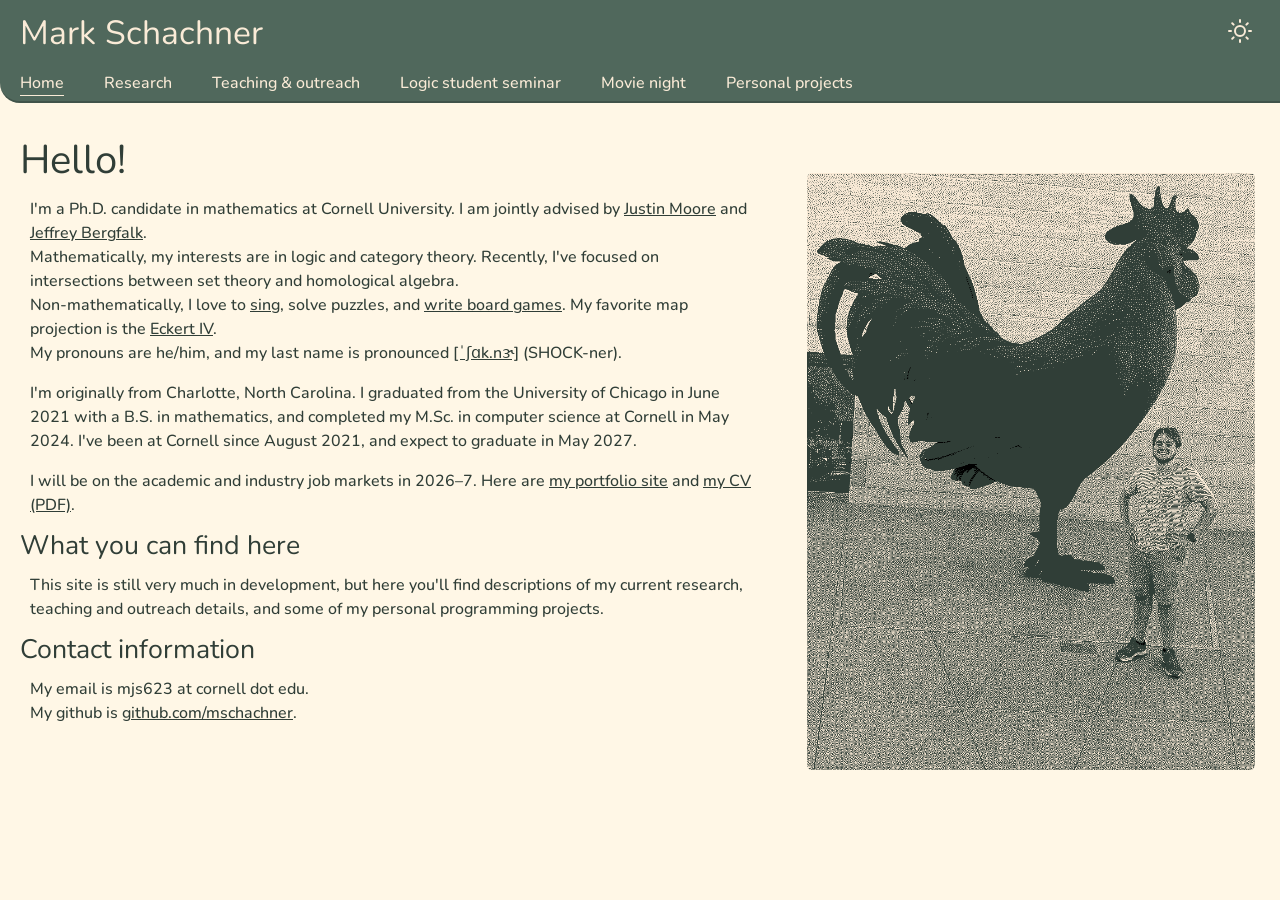
<file: index.html>
<!doctype html>
<html lang="en">
  <head>
    <!-- Required meta tags -->
    <meta charset="utf-8">
    <meta name="viewport" content="width=device-width, initial-scale=1, shrink-to-fit=no">
	  <title>Mark Schachner</title>
    <link rel="canonical" href="https://mark-schachner.com/" />
    <link rel="stylesheet" href="/assets/css/styles.css">
    <!-- fonts -->
    <link rel="preconnect" href="https://fonts.googleapis.com">
    <link rel="preconnect" href="https://fonts.gstatic.com" crossorigin>
    <link href="https://fonts.googleapis.com/css2?family=Nunito:ital,wght@0,200..1000;1,200..1000&display=swap" rel="stylesheet">
    <!-- favicon -->
    <link rel="apple-touch-icon" sizes="180x180" href="/apple-touch-icon.png">
    <link rel="icon" type="image/png" sizes="32x32" href="/favicon-32x32.png">
    <link rel="icon" type="image/png" sizes="16x16" href="/favicon-16x16.png">
    <link rel="manifest" href="/site.webmanifest">
    <link rel="shortcut icon" href="/favicon.ico">
  </head>
  <body>
    <header id="app-header"></header> <!-- header stored in header.js-->
    <script src="/assets/js/header.js"></script>
    <main id="main-container">
      <div id="home">
      <img class="img-home" 
           src="/assets/images/home/rooster-dithered.png" 
           alt="Me (right) with a large rooster">
      <div id="home-body">
      <h1>Hello!</h1>
        <p class="p-home">
          I'm a Ph.D. candidate in mathematics at Cornell University. I am jointly advised by <a href="https://justintatchmoore.github.io/homepage/">Justin Moore</a> and <a href="https://www.jeffreybergfalk.com/home">Jeffrey Bergfalk</a>.<br>
          Mathematically, my interests are in logic and category theory. Recently, I've focused on intersections between set theory and homological algebra.
          <br>
          Non-mathematically, I love to <a href="https://drive.google.com/file/d/14PqG7uPe-0pvTV7J9Ccy-vZYgGnFpvsb/view?usp=sharing">sing</a>, 
          solve puzzles, and <a href="milestone.html">write board games</a>. My favorite map projection is the <a href="https://en.wikipedia.org/wiki/Eckert_IV_projection">Eckert IV</a>. <br>
          My pronouns are he/him, and my last name is pronounced <a href="https://ipa-reader.com/?text=%5B%CB%88%CA%83%C9%91k.n%C9%9C%CB%90r%5D&voice=Kendra" aria-label="Hear the pronunciation of Schachner">[&#712;&#643;&#593;&#107;.&#110;&#605;]</a> (SHOCK-ner).
        </p>
        <p class="p-home">
          I'm originally from Charlotte, North Carolina. I graduated from the University of Chicago in June 2021 with a B.S. in mathematics,
          and completed my M.Sc. in computer science at Cornell in May 2024. I've been at Cornell since August 2021, and expect to graduate in May 2027.
        </p>
        <p class="p-home">
          I will be on the academic and industry job markets in 2026–7. Here are <a href="https://mark-schachner.com/portfolio">my portfolio site</a> and <a href="assets/documents/schachner-cv.pdf">my CV (PDF)</a>.
        </p>
      <h2>What you can find here</h2>
      <p class="p-home">
          This site is still very much in development, but here you'll find descriptions of my current research, teaching and outreach details, and some of my personal programming projects.
      </p>
      <h2>Contact information</h2>
      <p>
        My email is mjs623 at cornell dot edu.
        <br>
        My github is <a href="https://github.com/mschachner">github.com/mschachner</a>.
      </p>
      </div>
      </div>   
    </main>
  </body>
</html>
</file>
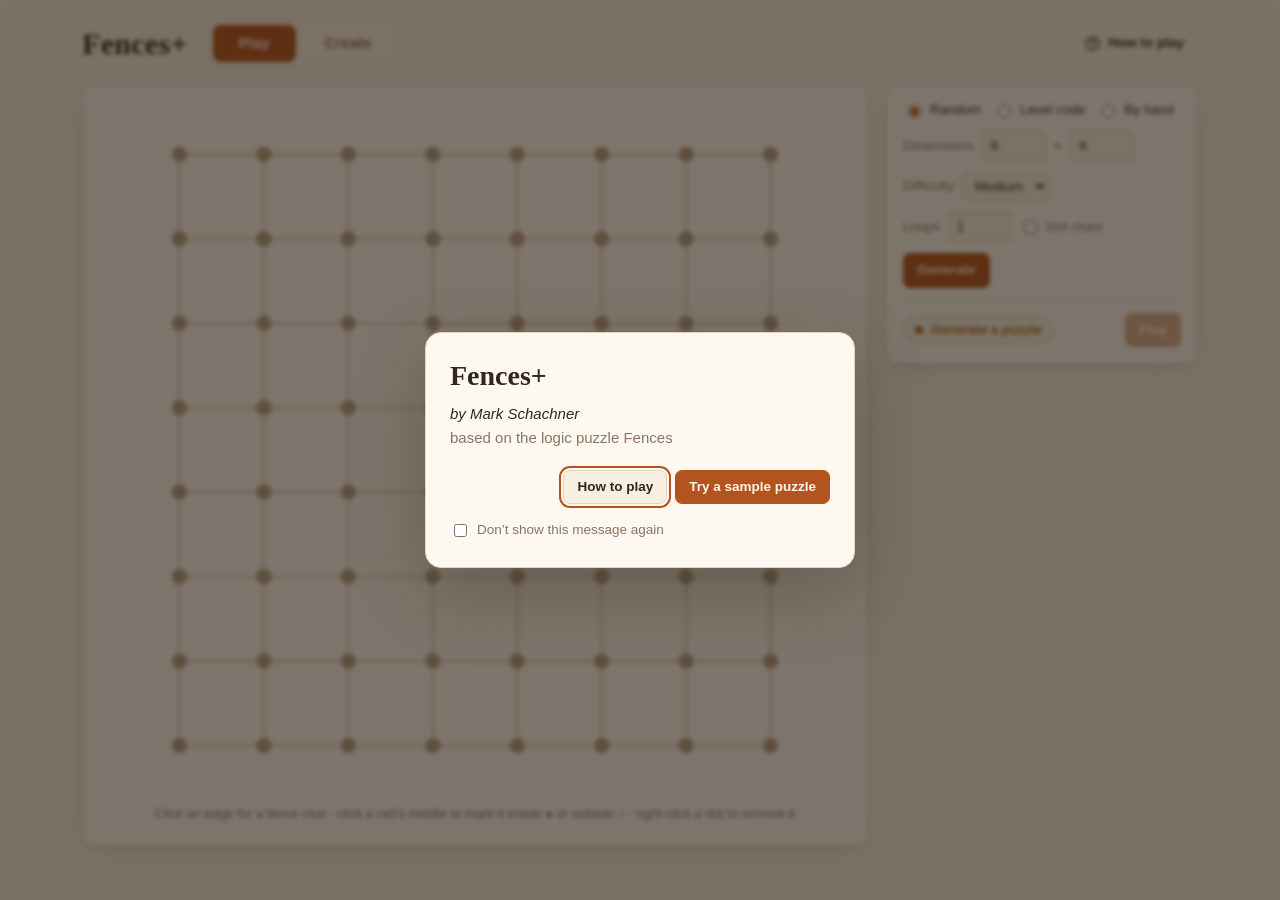
<file: fences/index.html>
<!doctype html>
<html lang="en">
<head>
  <meta charset="utf-8">
  <meta name="viewport" content="width=device-width, initial-scale=1">
  <title>Fences+</title>
  <link rel="icon" href="favicon.ico" sizes="16x16 32x32 48x48">
  <link rel="icon" href="favicon.svg" type="image/svg+xml">
  <link rel="apple-touch-icon" href="apple-touch-icon.png">
  <link rel="stylesheet" href="styles.css">
</head>
<body>

<div class="app">
  <header>
    <h1>Fences+</h1>
    <nav class="modes" role="tablist" aria-label="Mode">
      <button id="tabPlay" role="tab" aria-selected="true">Play</button>
      <button id="tabCreate" role="tab" aria-selected="false">Create</button>
    </nav>
    <button class="rules-open" id="rulesOpen" aria-haspopup="dialog">
      <svg viewBox="0 0 24 24" aria-hidden="true"><circle cx="12" cy="12" r="9" fill="none" stroke="currentColor" stroke-width="2"/><path d="M9.7 9a2.4 2.4 0 0 1 4.7.7c0 1.8-2.4 2-2.4 3.7" fill="none" stroke="currentColor" stroke-width="2" stroke-linecap="round"/><circle cx="12" cy="17.2" r="1" fill="currentColor"/></svg>
      How to play
    </button>
  </header>

  <main>
    <section class="card board-card">
      <div class="board" id="board"></div>
      <p class="hint" id="hint">Click an edge for a fence clue · click a cell&rsquo;s middle to mark it inside&nbsp;● or outside&nbsp;○ · right-click a dot to remove it</p>
    </section>

    <aside class="panel">
      <section class="card" id="playSetupCard">
        <div class="radio-row">
          <label><input type="radio" name="entry" value="random" checked> Random</label>
          <label><input type="radio" name="entry" value="code"> Level code</label>
          <label><input type="radio" name="entry" value="manual"> By hand</label>
        </div>
        <div class="field-row" id="codeRow" hidden>
          <input id="codeIn" type="text" style="width: auto; flex: 1" placeholder="paste a level code" aria-label="Level code">
          <button id="loadBtn">Load</button>
        </div>
        <div id="randomRows">
          <div class="field-row">
            <label for="gRowsIn">Dimensions</label>
            <input id="gRowsIn" type="number" min="2" max="40" value="8" aria-label="Rows of dots">
            <span class="times">×</span>
            <input id="gColsIn" type="number" min="2" max="40" value="8" aria-label="Columns of dots">
          </div>
          <div class="field-row">
            <label for="gDiffSel">Difficulty</label>
            <select id="gDiffSel" aria-label="Difficulty">
              <option value="easy">Easy</option>
              <option value="medium" selected>Medium</option>
              <option value="hard">Hard</option>
              <option value="expert">Expert</option>
            </select>
          </div>
          <div class="field-row">
            <label for="gLoopsIn">Loops</label>
            <input id="gLoopsIn" type="number" min="1" max="400" value="1" aria-label="Number of loops in the solution">
            <label class="check-row"><input type="checkbox" id="gDotsChk"> Dot clues</label>
          </div>
          <div class="btn-row">
            <button id="genBtn" class="primary">Generate</button>
          </div>
        </div>
        <p class="note" id="codeErr" style="color: var(--bad); margin: 0" hidden>That code didn&rsquo;t parse — check it was copied whole.</p>
        <div id="manualRows" hidden>
          <div class="field-row">
            <label for="pRowsIn">Dimensions</label>
            <input id="pRowsIn" type="number" min="2" max="40" value="8" aria-label="Rows of dots">
            <span class="times">×</span>
            <input id="pColsIn" type="number" min="2" max="40" value="8" aria-label="Columns of dots">
          </div>
          <div class="field-row">
            <label for="pLoopsIn">Loops</label>
            <input id="pLoopsIn" type="number" min="1" max="400" value="1" aria-label="Number of loops in the solution">
          </div>
          <div class="btn-row">
            <button id="pClearBtn">Clear clues</button>
          </div>
        </div>
        <div class="boardctl chip-row">
          <div class="chip" id="pChip" data-kind="warn"><span class="pip"></span><span id="pChipText">Enter a puzzle</span></div>
          <button id="startBtn" class="primary" disabled>Play</button>
        </div>
      </section>

      <section class="card" id="playRunCard" hidden>
        <div class="chip-row">
          <div class="chip" id="runByline">Puzzle by Anonymous</div>
          <span class="timer" id="timer">0.0 s</span>
        </div>
        <p class="note" id="runInfo" style="margin: 10px 0 0"></p>
        <div class="boardctl">
          <div class="check-options">
            <label class="check-row"><input type="checkbox" id="timerChk" checked> Timer</label>
          </div>
          <div class="helpers" role="group" aria-labelledby="helpersTitle">
            <span class="helpers-title" id="helpersTitle">Helpers</span>
            <label class="helper-row"><input type="checkbox" id="degree2Chk"><span class="helper-name">Degree-2</span><span class="helper-desc">exactly two edges per dot</span></label>
            <label class="helper-row" id="dotHelperRow" hidden><input type="checkbox" id="dotHelperChk"><span class="helper-name">Dots</span><span class="helper-desc">inside and outside logic</span></label>
            <label class="helper-row"><input type="checkbox" id="loopHelperChk"><span class="helper-name">Loops</span><span class="helper-desc">blocks closing loops too soon</span></label>
          </div>
          <div class="btn-row" style="margin-top: 10px">
            <button id="undoBtn" class="history-btn" aria-label="Undo" title="Undo (⌘Z)" disabled>
              <svg viewBox="0 0 24 24" aria-hidden="true"><path d="M9 7 5 11l4 4"/><path d="M5 11h8a5 5 0 0 1 5 5v1"/></svg>
            </button>
            <button id="redoBtn" class="history-btn" aria-label="Redo" title="Redo (⇧⌘Z)" disabled>
              <svg viewBox="0 0 24 24" aria-hidden="true"><path d="m15 7 4 4-4 4"/><path d="M19 11h-8a5 5 0 0 0-5 5v1"/></svg>
            </button>
            <button id="hintBtn" title="Fill in one edge of the solution" disabled>Hint</button>
            <button id="pResetBtn">Clear entries</button>
            <button id="giveUpBtn" class="danger" title="Reveal the full solution" disabled>Give up</button>
            <button id="quitBtn" class="danger">Exit puzzle</button>
            <button id="pShareBtn" class="primary">Share</button>
          </div>
        </div>
      </section>

      <section class="card" id="createCard" hidden>
        <div class="chip-row">
          <div class="chip" id="chip" data-kind="search"><span class="pip"></span><span id="chipText">Searching…</span></div>
          <div class="btn-row">
            <button id="playBtn" class="icon primary" aria-label="Pause">⏸</button>
            <button id="stopBtn" class="icon" aria-label="Stop">⏹</button>
          </div>
        </div>
        <dl class="stats">
          <dt>Clues</dt><dd id="stClues">0</dd>
          <dt>Solutions found</dt><dd id="stSolutions">0</dd>
          <dt>States explored</dt><dd id="stNodes">0</dd>
          <dt>Time</dt><dd id="stTime">0.0 s</dd>
        </dl>
        <div class="boardctl">
          <div class="field-row">
            <label for="rowsIn">Dimensions</label>
            <input id="rowsIn" type="number" min="2" max="40" value="8" aria-label="Rows of dots">
            <span class="times">×</span>
            <input id="colsIn" type="number" min="2" max="40" value="8" aria-label="Columns of dots">
          </div>
          <div class="field-row">
            <label for="loopsIn">Loops</label>
            <input id="loopsIn" type="number" min="1" max="400" value="1" aria-label="Number of loops in the solution">
          </div>
          <div class="btn-row">
            <button id="clearBtn">Clear clues</button>
            <button id="testBtn">Test</button>
            <button id="shareBtn" class="primary">Share</button>
          </div>
        </div>
        <div class="boardctl">
          <div class="chk-grid" role="group" aria-label="Board overlays">
            <span></span>
            <span class="col-h">Edges</span>
            <span class="col-h">Dots</span>
            <span class="row-h">Forced</span>
            <input type="checkbox" id="forcedChk" checked aria-label="Forced edges">
            <input type="checkbox" id="forcedDotChk" checked aria-label="Forced dots">
            <span class="row-h">Heatmap</span>
            <input type="checkbox" id="heatChk" checked aria-label="Heatmap edges">
            <input type="checkbox" id="cellHeatChk" checked aria-label="Heatmap dots">
            <span class="row-h">Unlikely</span>
            <input type="checkbox" id="rareChk" aria-label="Unlikely edges">
            <input type="checkbox" id="rareDotChk" aria-label="Unlikely dots">
          </div>
          <div class="btn-row overlay-btns">
            <button id="cluesOnlyBtn" class="toggle" aria-pressed="false" title="Hide every overlay above, then bring them all back">Clues only</button>
          </div>
          <div class="check-col">
            <label class="check-row"><input type="checkbox" id="pctChk"> Edge percentages</label>
            <label class="check-row"><input type="checkbox" id="wasteChk"> Highlight wasteful clues</label>
          </div>
          <div class="mini-status" id="wasteStatus" hidden></div>
        </div>
        <div class="legend">
          <div class="key">
            <div class="krow"><span class="ic"><span class="sw" style="background: var(--clue); height: 5px"></span></span><span>clue</span></div>
            <div class="krow"><span class="ic"><span class="dk in"></span></span><span>inside</span></div>
            <div class="krow"><span class="ic"><span class="dk out"></span></span><span>outside</span></div>
            <div class="krow"><span class="ic"><span class="sw" style="background: var(--ok); height: 3px"></span></span><span>in every solution</span></div>
            <div class="krow"><span class="ic"><span class="nx">×</span></span><span>in no solution</span></div>
            <div class="krow" id="keyBang" hidden><span class="ic"><span class="nx" style="color: var(--bad)">!</span></span><span>wasteful clue</span></div>
          </div>
          <div id="freqScale" class="off">
            <div class="bar"></div>
            <div class="lbl"><span>in few solutions</span><span>in most</span></div>
          </div>
        </div>
      </section>
    </aside>
  </main>
</div>
<dialog class="rules-dialog confirm-dialog" id="aboutDialog" aria-labelledby="aboutTitle" aria-describedby="aboutByline aboutCredit">
  <div class="confirm-body">
    <h2 class="win-h" id="aboutTitle">Fences+</h2>
    <p class="shared-byline" id="aboutByline">by Mark Schachner</p>
    <p class="about-credit" id="aboutCredit">based on the logic puzzle Fences</p>
    <div class="confirm-actions">
      <button id="aboutRulesBtn">How to play</button>
      <button id="samplePuzzleBtn" class="primary">Try a sample puzzle</button>
    </div>
    <label class="check-row about-optout"><input type="checkbox" id="dontShowAboutChk"> Don&rsquo;t show this message again</label>
  </div>
</dialog>
<dialog class="rules-dialog confirm-dialog" id="sharedDialog" aria-labelledby="sharedTitle" aria-describedby="sharedInfo sharedStatus">
  <div class="confirm-body">
    <h2 class="win-h" id="sharedTitle">Fences+</h2>
    <p id="sharedInfo"></p>
    <p class="shared-byline" id="sharedByline" hidden></p>
    <p class="shared-status" id="sharedStatus">Checking puzzle…</p>
    <div class="confirm-actions">
      <button id="sharedRulesBtn">How to play</button>
      <button id="sharedStartBtn" class="primary" disabled>Start puzzle</button>
    </div>
  </div>
</dialog>
<dialog class="rules-dialog" id="rulesDialog" aria-labelledby="rulesTitle">
  <div class="rules-shell">
    <header class="rules-head">
      <div>
        <h2 class="rules-title" id="rulesTitle">How to play</h2>
      </div>
      <button class="rules-close" id="rulesClose" aria-label="Close rules">&times;</button>
    </header>
    <div class="rules-body">
      <p class="rules-lede" id="rulesLede">Draw one continuous loop along the grid lines. It must pass through every dot.</p>
      <div class="rule-grid">
        <article class="rule-card">
          <svg class="rule-art" viewBox="0 0 132 96" aria-hidden="true">
            <path class="ga-grid" d="M25 20H107M25 76H107M25 20V76M66 20V76M107 20V76"/>
            <path class="ga-fence" d="M25 20H107V76H25V20"/>
            <circle class="ga-dot" cx="25" cy="20" r="4"/><circle class="ga-dot" cx="66" cy="20" r="4"/><circle class="ga-dot" cx="107" cy="20" r="4"/>
            <circle class="ga-dot" cx="25" cy="76" r="4"/><circle class="ga-dot" cx="66" cy="76" r="4"/><circle class="ga-dot" cx="107" cy="76" r="4"/>
          </svg>
          <div><p>Exactly two fence segments meet at every dot, so there are no loose ends or branches.</p></div>
        </article>
        <article class="rule-card">
          <svg class="rule-art" viewBox="0 0 132 96" aria-hidden="true">
            <path class="ga-grid" d="M25 20H107M25 76H107M25 20V76M66 20V76M107 20V76"/>
            <path class="ga-fence" d="M25 20H107V76H25V20"/>
            <path class="ga-clue" d="M66 20H107"/>
            <circle class="ga-dot" cx="25" cy="20" r="4"/><circle class="ga-dot" cx="66" cy="20" r="4"/><circle class="ga-dot" cx="107" cy="20" r="4"/>
            <circle class="ga-dot" cx="25" cy="76" r="4"/><circle class="ga-dot" cx="66" cy="76" r="4"/><circle class="ga-dot" cx="107" cy="76" r="4"/>
          </svg>
          <div><p>Every teal edge is a given clue and must be included in the finished fence.</p></div>
        </article>
        <article class="rule-card">
          <svg class="rule-art" viewBox="0 0 132 96" aria-hidden="true">
            <path class="ga-grid" d="M25 20H107M25 76H107M25 20V76M66 20V76M107 20V76"/>
            <path class="ga-fence" d="M25 20H66V76H25V20"/>
            <circle class="ga-in" cx="45.5" cy="48" r="8"/>
            <circle class="ga-out" cx="86.5" cy="48" r="8"/>
            <circle class="ga-dot" cx="25" cy="20" r="4"/><circle class="ga-dot" cx="66" cy="20" r="4"/><circle class="ga-dot" cx="107" cy="20" r="4"/>
            <circle class="ga-dot" cx="25" cy="76" r="4"/><circle class="ga-dot" cx="66" cy="76" r="4"/><circle class="ga-dot" cx="107" cy="76" r="4"/>
          </svg>
          <div><p>A filled circle belongs inside a loop. A hollow circle must remain outside every loop.</p></div>
        </article>
        <article class="rule-card" id="multiLoopRule">
          <svg class="rule-art" viewBox="0 0 132 96" aria-hidden="true">
            <path class="ga-grid" d="M15 22H117M15 74H117M15 22V74M47 22V74M85 22V74M117 22V74"/>
            <path class="ga-fence" d="M15 22H47V74H15V22M85 22H117V74H85V22"/>
            <circle class="ga-dot" cx="15" cy="22" r="4"/><circle class="ga-dot" cx="47" cy="22" r="4"/><circle class="ga-dot" cx="85" cy="22" r="4"/><circle class="ga-dot" cx="117" cy="22" r="4"/>
            <circle class="ga-dot" cx="15" cy="74" r="4"/><circle class="ga-dot" cx="47" cy="74" r="4"/><circle class="ga-dot" cx="85" cy="74" r="4"/><circle class="ga-dot" cx="117" cy="74" r="4"/>
          </svg>
          <div><p>When a puzzle asks for more than one loop, they enclose the same number of cells and never sit inside one another.</p></div>
        </article>
      </div>
      <div class="rules-controls"><span class="rules-cycle">blank &rarr; fence &rarr; &times;</span><span>While playing, click an edge to cycle through your marks. The &times; is a handy note that an edge is not used.</span></div>
      <div class="rules-foot"><button class="primary" id="rulesGotIt">Got it</button></div>
    </div>
  </div>
</dialog>
<dialog class="rules-dialog confirm-dialog" id="giveUpDialog" aria-labelledby="giveUpTitle" aria-describedby="giveUpText">
  <div class="confirm-body">
    <h2 class="win-h" id="giveUpTitle">Reveal the solution?</h2>
    <p id="giveUpText">The finished fence will be drawn, and this attempt ends.</p>
    <div class="confirm-actions">
      <button id="giveUpCancelBtn">Keep trying</button>
      <button id="giveUpConfirmBtn" class="primary">Reveal it</button>
    </div>
  </div>
</dialog>
<dialog class="rules-dialog confirm-dialog" id="quitDialog" aria-labelledby="quitTitle" aria-describedby="quitText">
  <div class="confirm-body">
    <h2 class="win-h" id="quitTitle">Exit this puzzle?</h2>
    <p id="quitText">Your entries and elapsed time will be lost.</p>
    <div class="confirm-actions">
      <button id="quitCancelBtn">Keep playing</button>
      <button id="quitConfirmBtn" class="primary">Exit puzzle</button>
    </div>
  </div>
</dialog>
<div class="export-overlay" id="winOverlay" hidden>
  <div class="export-box" style="align-items: center; text-align: center">
    <h2 class="win-h">Solved!</h2>
    <p class="note" id="winText" style="margin: 0"></p>
    <div class="btn-row">
      <button id="winShareBtn" class="primary">Share puzzle</button>
      <button id="winCloseBtn">Close</button>
    </div>
  </div>
</div>
<div class="tip" id="tip"></div>

<script src="fences-engine.js"></script>
<script src="fences-gen.js"></script>
<script src="precomputed.js"></script>
<script src="app.js"></script>
</body>
</html>
</file>
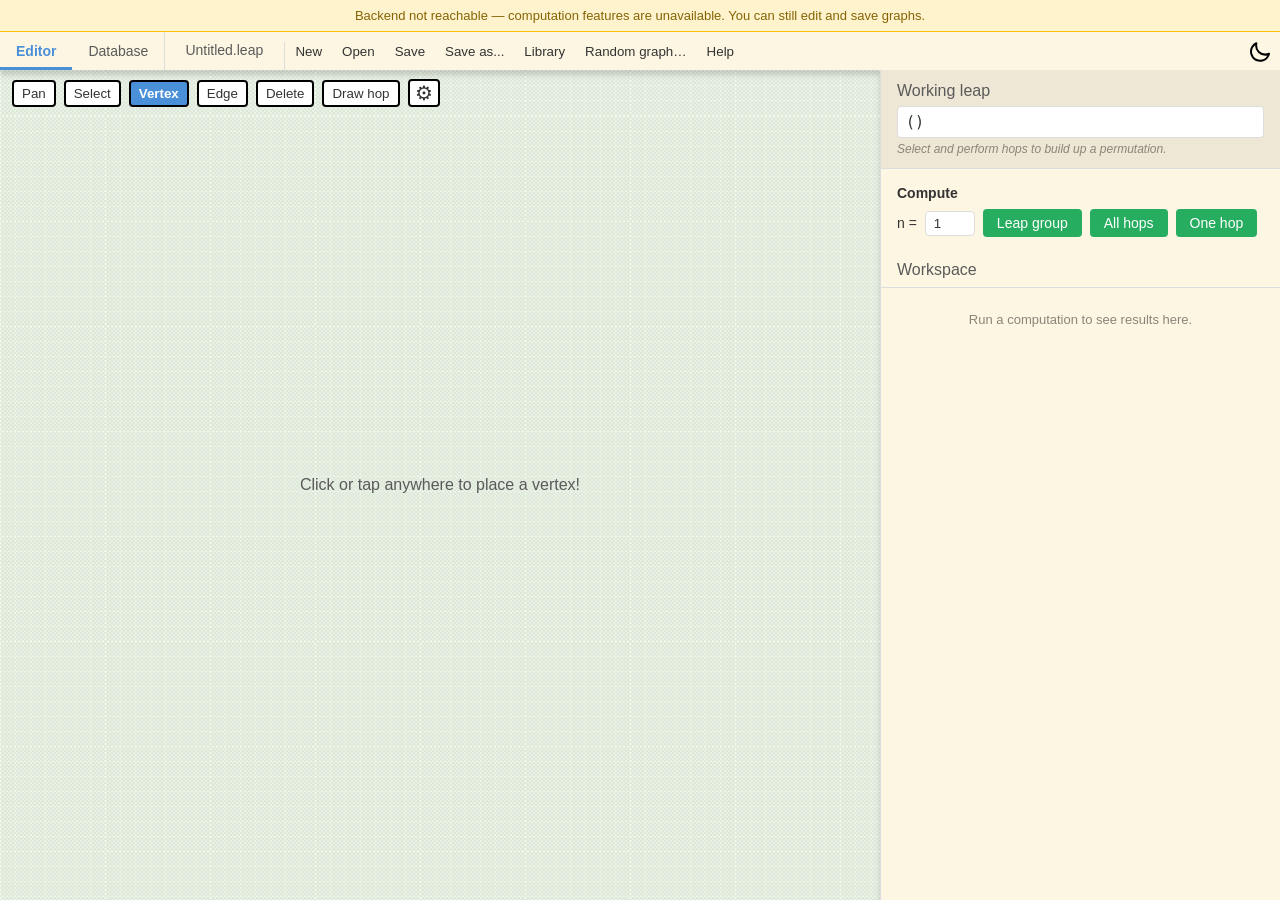
<file: leaper/index.html>
<!doctype html>
<html lang="en">
  <head>
    <meta charset="UTF-8" />
    <link rel="icon" href="data:image/svg+xml,<svg xmlns='http://www.w3.org/2000/svg' viewBox='0 0 100 100'><text y='.9em' font-size='90'>🐸</text></svg>" />
    <meta name="viewport" content="width=device-width, initial-scale=1.0" />
    <title>Leaper</title>
    <script type="module" crossorigin src="/leaper/assets/index-B7AeVtjL.js"></script>
    <link rel="stylesheet" crossorigin href="/leaper/assets/index-CGwohhjD.css">
  </head>
  <body>
    <div id="root"></div>
  </body>
</html>
</file>
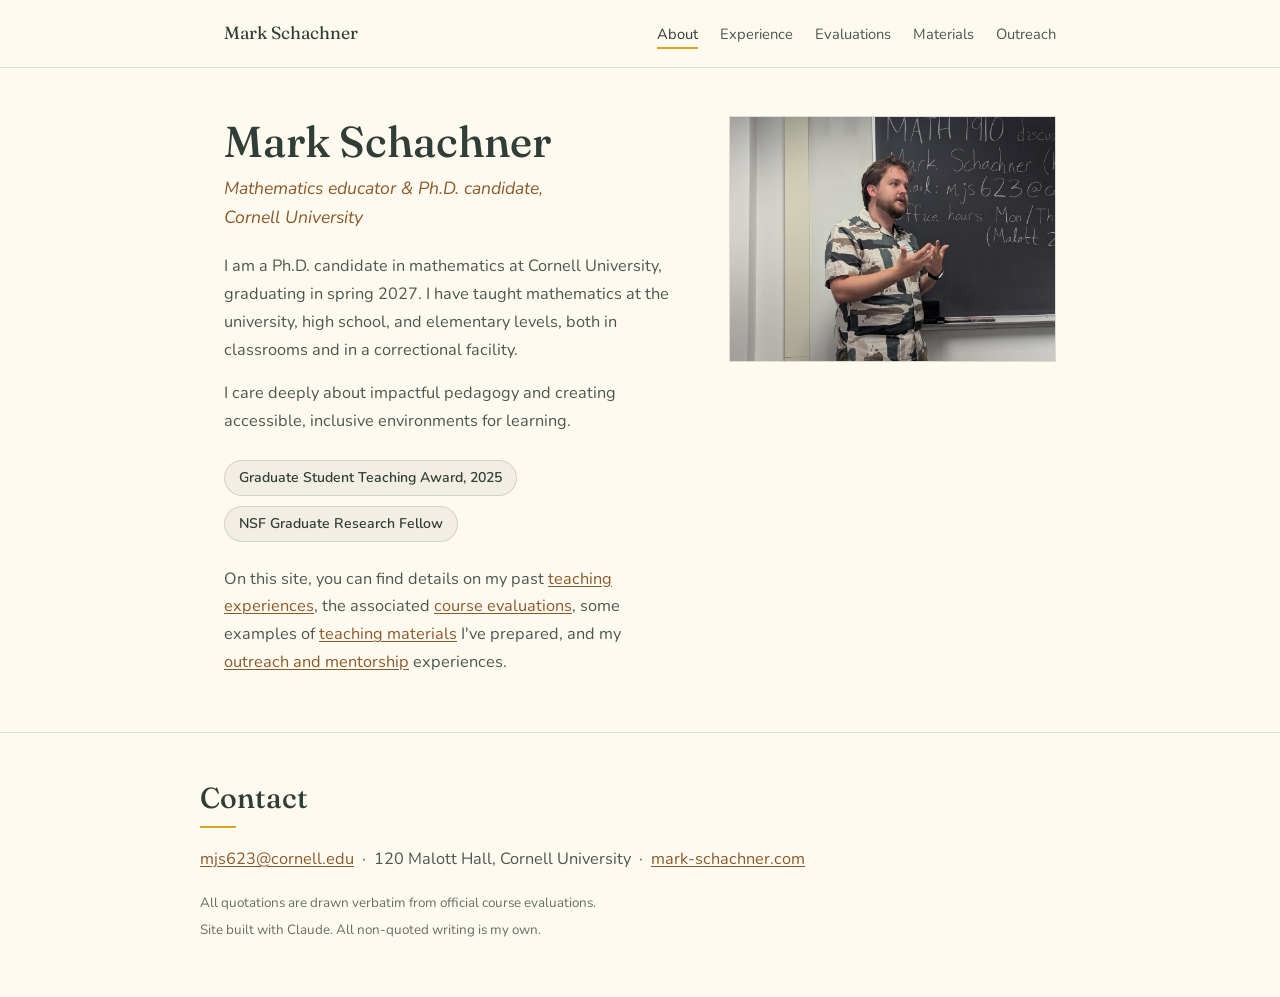
<file: portfolio/index.html>
<!doctype html>
<html lang="en">
  <head>
    <meta charset="utf-8">
    <meta name="viewport" content="width=device-width, initial-scale=1">
    <title>Teaching Portfolio | Mark Schachner</title>
    <meta name="description" content="Teaching portfolio of Mark Schachner — mathematics educator and Ph.D. candidate at Cornell University.">
    <link rel="preconnect" href="https://fonts.googleapis.com">
    <link rel="preconnect" href="https://fonts.gstatic.com" crossorigin>
    <link href="https://fonts.googleapis.com/css2?family=Fraunces:opsz,wght@9..144,400;9..144,500;9..144,600&family=Nunito:ital,wght@0,400;0,600;0,700;1,400&display=swap" rel="stylesheet">
    <link rel="stylesheet" href="assets/css/styles.css">
    <!-- Sections are only hidden/tabbed when JS is running; without it the page is one scrollable document -->
    <script>document.documentElement.classList.add('js');</script>
  </head>
  <body>

    <a class="skip-link" href="#main">Skip to content</a>

    <nav aria-label="Site sections">
      <div class="nav-inner">
        <a class="nav-name" href="#about">Mark Schachner</a>
        <ul class="nav-links">
          <li><a href="#about">About</a></li>
          <li><a href="#experience">Experience</a></li>
          <li><a href="#evaluations">Evaluations</a></li>
          <li><a href="#materials">Materials</a></li>
          <li><a href="#outreach">Outreach</a></li>
        </ul>
      </div>
    </nav>

    <main id="main" tabindex="-1">

      <!-- ============ About ============ -->
      <section id="about" class="hero" tabindex="-1" aria-labelledby="about-heading">
        <div class="hero-text">
          <h1 id="about-heading">Mark Schachner</h1>
          <p class="hero-tagline">Mathematics educator &amp; Ph.D. candidate, Cornell&nbsp;University</p>
          <p class="hero-blurb">
            I am a Ph.D. candidate in mathematics at Cornell University, graduating in spring 2027. I have taught mathematics at the university, high school, and elementary levels, both in classrooms and in a correctional facility.
          </p>
          <p class="hero-blurb">
            I care deeply about impactful pedagogy and creating accessible, inclusive environments for learning.
          </p>
          <ul class="hero-badges">
            <li class="badge">Graduate Student Teaching Award, 2025</li>
            <li class="badge">NSF Graduate Research Fellow</li>
          </ul>
          <p class="hero-guide">
            On this site, you can find details on my past <a href="#experience">teaching experiences</a>,
            the associated <a href="#evaluations">course evaluations</a>, some examples of
            <a href="#materials">teaching materials</a> I've prepared, and my
            <a href="#outreach">outreach and mentorship</a> experiences.
          </p>
        </div>
        <figure class="hero-photo">
          <img src="assets/images/p2.jpg" width="2048" height="1542" alt="Mark Schachner speaking in front of a blackboard while teaching MATH 1910">
        </figure>
      </section>

      <!-- ============ Experience ============ -->
      <section id="experience" tabindex="-1" aria-labelledby="experience-heading">
        <h2 id="experience-heading">Teaching experience on and off campus</h2>
        <p class="section-intro">
          My teaching spans four semesters as a TA and instructor of record at Cornell, college courses taught through the Cornell Prison Education Program, a high school seminar, and summer outreach with underserved students.
        </p>

        <h3>Instruction</h3>
        <ol class="entries">
          <li>
            <span class="when">Jan – May 2026</span>
            <div class="what">
              <h4>Adjunct faculty, Cornell Prison Education Program</h4>
              <p class="where">Cayuga Community College · Auburn, NY</p>
              <p>Instructor of record for MATH 112 Contemporary Mathematics. Developed and
              taught weekly lessons in mathematics to incarcerated students at Cayuga
              Correctional Facility.</p>
            </div>
          </li>
          <li>
            <span class="when">Sep 2025 – Jun 2026</span>
            <div class="what">
              <h4>Instructor, Ithaca High School Math Seminar</h4>
              <p class="where">Ithaca High School · Ithaca, NY</p>
              <p>Developed and taught a mathematics seminar curriculum for students in grades
              10–12, including proposing and supervising independent student projects.</p>
            </div>
          </li>
          <li>
            <span class="when">Jan – Feb 2025</span>
            <div class="what">
              <h4>Instructor, Cornell Prison Education Program</h4>
              <p class="where">Cornell Mathematics Department · Ithaca, NY</p>
              <p>Instructor of record for MATH 112 Contemporary Mathematics, teaching weekly
              lessons to incarcerated students.</p>
            </div>
          </li>
          <li>
            <span class="when">Spring 2024</span>
            <div class="what">
              <h4>Instructor of record, MATH 1120 Calculus II</h4>
              <p class="where">Cornell Mathematics Department · Ithaca, NY</p>
              <p>Instructor for a lecture section of Cornell's second-semester calculus
              course.</p>
            </div>
          </li>
          <li>
            <span class="when">Summers 2020 – 2021</span>
            <div class="what">
              <h4>Teaching Assistant / Counselor, BEAM</h4>
              <p class="where">Bridge to Enter Advanced Mathematics · Los Angeles, CA</p>
              <p>Summer outreach program helping underserved students enter advanced study in
              mathematics. Supervised problem sessions and worked one-on-one with students on
              critical thinking and creative problem-solving.</p>
            </div>
          </li>
        </ol>

        <h3>Teaching assistantships at Cornell</h3>
        <ol class="entries">
          <li>
            <span class="when">Fall 2023</span>
            <div class="what">
              <h4>Recitation TA, MATH 2940 Linear Algebra for Engineers</h4>
              <p>Gave weekly recitations using active learning techniques.</p>
            </div>
          </li>
          <li>
            <span class="when">Spring 2023</span>
            <div class="what">
              <h4>Recitation TA, MATH 2210 Linear Algebra</h4>
            </div>
          </li>
          <li>
            <span class="when">Fall 2022</span>
            <div class="what">
              <h4>Recitation TA, MATH 1910 Calculus for Engineers</h4>
            </div>
          </li>
        </ol>

        <h3>Education</h3>
        <ul class="plain-list">
          <li><strong>Ph.D., Mathematics</strong> — Cornell University, expected 2027</li>
          <li><strong>M.S., Computer Science</strong> — Cornell University, 2024</li>
          <li><strong>B.S. with Honors, Mathematics</strong> — The University of Chicago, 2021</li>
        </ul>

        <h3>Pedagogy &amp; professional development</h3>
        <ul class="plain-list">
          <li>Four talks in the Cornell Teaching Seminar, including the three-part series
          <em>Toward an Accessible Mathematics Classroom</em> (2023–2025)</li>
          <li>Early Graduate Teaching Cohort, Cornell Center for Teaching Innovation (2026)</li>
        </ul>
      </section>

      <!-- ============ Evaluations (incl. Prison Education) ============ -->
      <section id="evaluations" tabindex="-1" aria-labelledby="evaluations-heading">
        <h2 id="evaluations-heading">Course evaluations</h2>

        <h3 class="downloads-heading">Downloads</h3>
        <div class="accordion">
          <details>
            <summary><span>MATH 112 Contemporary Mathematics — Cornell Prison Education Program, Spring 2026</span></summary>
            <ul class="downloads">
              <li><a href="evaluations/MATH-112-CPEP-Spring-2026.pdf"><span class="visually-hidden">MATH 112, Spring 2026: </span>Student evaluations (PDF)</a></li>
            </ul>
          </details>
          <details>
            <summary><span>MATH 1120 Calculus II — Spring 2024</span></summary>
            <ul class="downloads">
              <li><a href="evaluations/MATH-1120-LEC-005-Spring-2024.pdf"><span class="visually-hidden">MATH 1120, Spring 2024: </span>LEC 005 (PDF)</a></li>
            </ul>
          </details>
          <details>
            <summary><span>MATH 2940 Linear Algebra for Engineers — Fall 2023</span></summary>
            <ul class="downloads">
              <li><a href="evaluations/MATH-2940-DIS-213-Fall-2023.pdf"><span class="visually-hidden">MATH 2940, Fall 2023: </span>DIS 213 (PDF)</a></li>
              <li><a href="evaluations/MATH-2940-DIS-215-Fall-2023.pdf"><span class="visually-hidden">MATH 2940, Fall 2023: </span>DIS 215 (PDF)</a></li>
              <li><a href="evaluations/MATH-2940-DIS-216-Fall-2023.pdf"><span class="visually-hidden">MATH 2940, Fall 2023: </span>DIS 216 (PDF)</a></li>
            </ul>
          </details>
          <details>
            <summary><span>MATH 2210 Linear Algebra — Spring 2023</span></summary>
            <ul class="downloads">
              <li><a href="evaluations/MATH-2210-DIS-201-Spring-2023.pdf"><span class="visually-hidden">MATH 2210, Spring 2023: </span>DIS 201 (PDF)</a></li>
              <li><a href="evaluations/MATH-2210-DIS-204-Spring-2023.pdf"><span class="visually-hidden">MATH 2210, Spring 2023: </span>DIS 204 (PDF)</a></li>
              <li><a href="evaluations/MATH-2210-DIS-206-Spring-2023.pdf"><span class="visually-hidden">MATH 2210, Spring 2023: </span>DIS 206 (PDF)</a></li>
            </ul>
          </details>
          <details>
            <summary><span>MATH 1910 Calculus for Engineers — Fall 2022</span></summary>
            <ul class="downloads">
              <li><a href="evaluations/MATH-1910-DIS-212-Fall-2022.pdf"><span class="visually-hidden">MATH 1910, Fall 2022: </span>DIS 212 (PDF)</a></li>
              <li><a href="evaluations/MATH-1910-DIS-214-Fall-2022.pdf"><span class="visually-hidden">MATH 1910, Fall 2022: </span>DIS 214 (PDF)</a></li>
              <li><a href="evaluations/MATH-1910-DIS-217-Fall-2022.pdf"><span class="visually-hidden">MATH 1910, Fall 2022: </span>DIS 217 (PDF)</a></li>
            </ul>
          </details>
        </div>

        <h3>Cornell Prison Education Program</h3>
        <p class="section-intro">
          In spring 2026, I was an adjunct faculty member at Cayuga Community College, teaching
          MATH 112 Contemporary Mathematics for the
          <a href="https://experience.cornell.edu/opportunities/cornell-prison-education-program">Cornell Prison Education Program</a>.
          I previously taught for the program in spring 2025.
        </p>

        <div class="quote-list">
          <blockquote>
            <p>“Best teachers I ever had”</p>
            <cite>MATH 112, Spring 2026</cite>
          </blockquote>
          <blockquote>
            <p>“These two instructors taught me a whole new language called math.”</p>
            <cite>MATH 112, Spring 2026</cite>
          </blockquote>
          <blockquote>
            <p>“I value each and every moment spent learning. Even if its a foreign language,
            it was an adventure I’ll always value.”</p>
            <cite>MATH 112, Spring 2026</cite>
          </blockquote>
          <blockquote>
            <p>“They both really enjoy math!”</p>
            <cite>MATH 112, Spring 2026</cite>
          </blockquote>
          <blockquote>
            <p>“Instructors were never disrespectful nor condescending.”</p>
            <cite>MATH 112, Spring 2026</cite>
          </blockquote>
          <blockquote>
            <p>“Enjoyed the experience &amp; learned new ways to approach logical arguments”</p>
            <cite>MATH 112, Spring 2026</cite>
          </blockquote>
        </div>

        <h3>MATH 1120 Calculus II</h3>
        <p class="section-intro">
          From official Cornell course evaluations for MATH 1120 Calculus II (Spring 2024),
          where I was instructor of record.
        </p>

        <p class="stat-line"><span class="stat-number">4.88&thinsp;/&thinsp;5</span> — Willing and available to help students overcome difficulties</p>
        <p class="stat-line"><span class="stat-number">4.75&thinsp;/&thinsp;5</span> — Organized and clear lecture presentation</p>

        <blockquote class="featured-quote">
          <p>“I have taken this class before and failed it, so I came in uneasy. Mark did a
          great job filling me up with confidence and worked with me to make sure I felt
          comfortable. His lectures are very helpful for developing a strategy for tackling
          problems. It was easy to tell he cared about the course and how we all did during
          the semester. He was great.”</p>
          <cite>— MATH 1120 student, Spring 2024</cite>
        </blockquote>

        <div class="quote-list">
          <blockquote>
            <p>“Absolutely amazing instructor, very clear with examples and engagement and
            fostered a great learning environment. … Probably my favorite professor this
            semester and it was not close.”</p>
            <cite>MATH 1120, Spring 2024</cite>
          </blockquote>
          <blockquote>
            <p>“My instructor was great and really increased my morale and overall confidence
            about calc. I have received the best grades I've ever gotten on exams since
            starting my time at Cornell, and he played a great role in that.”</p>
            <cite>MATH 1120, Spring 2024</cite>
          </blockquote>
          <blockquote>
            <p>“I've now taken this class twice and the experience feels completely different.
            Mark actually taught us the material in a clear manner, and despite the class
            being held really very early, I went every single time optimistic that I would
            learn something new.”</p>
            <cite>MATH 1120, Spring 2024</cite>
          </blockquote>
          <blockquote>
            <p>“Mark was an awesome teacher and made 8:40 am lectures engaging.”</p>
            <cite>MATH 1120, Spring 2024</cite>
          </blockquote>
          <blockquote>
            <p>“Mark did a good job of creating an atmosphere where people were not afraid to
            ask questions. He also did a good job of helping us work together.”</p>
            <cite>MATH 1120, Spring 2024</cite>
          </blockquote>
          <blockquote>
            <p>“Very great instructor! The best one in Math 1120, without a doubt! Very
            outgoing, knew the material well, and was always willing to help.”</p>
            <cite>MATH 1120, Spring 2024</cite>
          </blockquote>
        </div>

        <h3 class="subhead"><em>From earlier courses</em></h3>
        <div class="quote-list">
          <blockquote>
            <p>“Mark was very accessible and happy to explain the topic in various ways until
            it clicked for us. He was always very passionate and ensured we felt comfortable
            with material before leaving discussion.”</p>
            <cite>MATH 2940 Linear Algebra for Engineers, Fall 2023</cite>
          </blockquote>
          <blockquote>
            <p>“The TA really cared about his students, and you could tell that.”</p>
            <cite>MATH 2940 Linear Algebra for Engineers, Fall 2023</cite>
          </blockquote>
          <blockquote>
            <p>“TA Schachner was always so patient and nice. I really liked this recitation
            because I felt like I could ask any and all questions.”</p>
            <cite>MATH 2210 Linear Algebra, Spring 2023</cite>
          </blockquote>
          <blockquote>
            <p>“Always full of energy during our discussions. They also actively try to
            include everyone and even went out of their way to continuously check up on
            everyone while working.”</p>
            <cite>MATH 2210 Linear Algebra, Spring 2023</cite>
          </blockquote>
          <blockquote>
            <p>“Mark was amazing. Extremely knowledgeable, organized and willing to help.”</p>
            <cite>MATH 2210 Linear Algebra, Spring 2023</cite>
          </blockquote>
          <blockquote>
            <p>“Very helpful. Looked forward to it every week.”</p>
            <cite>MATH 2210 Linear Algebra, Spring 2023</cite>
          </blockquote>
        </div>
      </section>

      <!-- ============ Teaching materials ============ -->
      <section id="materials" tabindex="-1" aria-labelledby="materials-heading">
        <h2 id="materials-heading">Teaching materials</h2>

        <div class="accordion materials-accordion">
          <details>
            <summary><h3>Cornell Prison Education Program</h3></summary>
            <div class="accordion-body">

              <div class="material">
                <div class="material-head">
                  <h4>MATH 112 Complete Lecture Notes, Spring 2026</h4>
                  <a class="dl" href="materials/MATH112_lecture_notes.pdf">(download pdf<span class="visually-hidden">: MATH 112 Complete Lecture Notes</span>)</a>
                </div>
                <object class="pdf-embed" title="MATH 112 Complete Lecture Notes, Spring 2026 (embedded PDF)" data-src="materials/MATH112_lecture_notes.pdf" type="application/pdf">
                  <p class="pdf-fallback"><a href="materials/MATH112_lecture_notes.pdf">MATH 112 Complete Lecture Notes, Spring 2026 (PDF)</a></p>
                </object>
              </div>

            </div>
          </details>
          <details>
            <summary><h3>Ithaca High School Math Seminar</h3></summary>
            <div class="accordion-body">

              <p class="section-intro">
                In my work with the Ithaca High School
                <a href="https://math.cornell.edu/k12-enrichment">Mathematics student seminar</a>,
                I developed a unit on logic, set theory, and the foundations of mathematics.
                You can find the materials I prepared for the unit below.
              </p>

              <div class="material">
                <div class="material-head">
                  <h4>Mathematical Logic: The Rules of Mathematics and How to Break Them</h4>
                  <a class="dl" href="materials/ihs-2025.pdf">(download pdf<span class="visually-hidden">: Mathematical Logic</span>)</a>
                </div>
                <object class="pdf-embed" title="Mathematical Logic: The Rules of Mathematics and How to Break Them (embedded PDF)" data-src="materials/ihs-2025.pdf" type="application/pdf">
                  <p class="pdf-fallback"><a href="materials/ihs-2025.pdf">Mathematical Logic: The Rules of Mathematics and How to Break Them (PDF)</a></p>
                </object>
              </div>

              <div class="material">
                <div class="material-head">
                  <h4>Set Theory Cheat Sheet: Days 1–5</h4>
                  <a class="dl" href="materials/cheatsheet.pdf">(download pdf<span class="visually-hidden">: Set Theory Cheat Sheet</span>)</a>
                </div>
                <object class="pdf-embed" title="Set Theory Cheat Sheet: Days 1–5 (embedded PDF)" data-src="materials/cheatsheet.pdf" type="application/pdf">
                  <p class="pdf-fallback"><a href="materials/cheatsheet.pdf">Set Theory Cheat Sheet: Days 1–5 (PDF)</a></p>
                </object>
              </div>

              <div class="material">
                <div class="material-head">
                  <h4>Philosophy Day</h4>
                  <a class="dl" href="materials/philosophy.pdf">(download pdf<span class="visually-hidden">: Philosophy Day</span>)</a>
                </div>
                <object class="pdf-embed" title="Philosophy Day (embedded PDF)" data-src="materials/philosophy.pdf" type="application/pdf">
                  <p class="pdf-fallback"><a href="materials/philosophy.pdf">Philosophy Day (PDF)</a></p>
                </object>
              </div>

              <div class="material">
                <div class="material-head">
                  <h4>Logic project proposals</h4>
                  <a class="dl" href="materials/project-proposals.pdf">(download pdf<span class="visually-hidden">: Logic project proposals</span>)</a>
                </div>
                <object class="pdf-embed" title="Logic project proposals (embedded PDF)" data-src="materials/project-proposals.pdf" type="application/pdf">
                  <p class="pdf-fallback"><a href="materials/project-proposals.pdf">Logic project proposals (PDF)</a></p>
                </object>
              </div>

            </div>
          </details>
        </div>
      </section>

      <!-- ============ Outreach ============ -->
      <section id="outreach" tabindex="-1" aria-labelledby="outreach-heading">
        <h2 id="outreach-heading">Outreach and mentorship</h2>
        <p>
          As outreach chair of Cornell's chapter of the Association for Women in
          Mathematics (2023–2026), I planned and led the Julia Robinson Math Festival, a
          day-long math outreach workshop, and organized the Mathematical Puzzles workshop
          for Cornell's Expanding Your Horizons event.
        </p>
        <p>
          In spring 2023 I taught Little Circle, a Cornell outreach program for students
          in grades 3–5, where we explored infinity, fractals, and more. I also organized
          the mathematics department's Ph.D. mentoring program, matching incoming doctoral
          students with experienced mentors.
        </p>
        <figure class="outreach-photo">
          <img src="assets/images/fractals.jpg" width="4080" height="1251" alt="A blackboard covered with fractals invented by Little Circle students, including The Infinite Checkerboard and Infinite Pizza Party">
          <figcaption>Fractals invented (discovered?) by Little Circle students, Spring 2023.</figcaption>
        </figure>
      </section>

    </main>

    <!-- ============ Contact ============ -->
    <footer id="contact">
      <h2>Contact</h2>
      <p>
        <a href="mailto:mjs623@cornell.edu">mjs623@cornell.edu</a>
        &nbsp;·&nbsp; 120 Malott Hall, Cornell University
        &nbsp;·&nbsp; <a href="https://mark-schachner.com">mark-schachner.com</a>
      </p>
      <p class="footnote">All quotations are drawn verbatim from official course evaluations.</p>
      <p class="footnote">Site built with Claude. All non-quoted writing is my own.</p>
    </footer>

    <script>
      (function () {
        var panels = ['about', 'experience', 'evaluations', 'materials', 'outreach'];
        var links = document.querySelectorAll('.nav-links a, .nav-name');
        var baseTitle = document.title;
        var labels = {};
        document.querySelectorAll('.nav-links a').forEach(function (a) {
          labels[a.getAttribute('href').slice(1)] = a.textContent.trim();
        });
        // Load a group's PDF embeds the first time its dropdown is opened
        document.querySelectorAll('#materials details').forEach(function (d) {
          d.addEventListener('toggle', function () {
            if (!d.open) return;
            d.querySelectorAll('.pdf-embed[data-src]').forEach(function (o) {
              o.setAttribute('data', o.getAttribute('data-src'));
              o.removeAttribute('data-src');
            });
          });
        });

        function show(id, moveFocus) {
          if (panels.indexOf(id) === -1) id = 'about';
          panels.forEach(function (p) {
            document.getElementById(p).classList.toggle('active', p === id);
          });
          // Title reflects the current section so the change is announced by screen readers
          document.title = id === 'about' ? baseTitle : labels[id] + ' · ' + baseTitle;
          links.forEach(function (a) {
            var target = a.getAttribute('href').slice(1);
            if (a.classList.contains('nav-name')) {
              a.removeAttribute('aria-current');
            } else if (target === id) {
              a.setAttribute('aria-current', 'page');
            } else {
              a.removeAttribute('aria-current');
            }
          });
          window.scrollTo(0, 0);
          // Move keyboard/screen-reader focus into the newly shown section
          if (moveFocus) {
            document.getElementById(id).focus({ preventScroll: true });
          }
        }

        window.addEventListener('hashchange', function () {
          show(location.hash.slice(1), true);
        });

        // Skip link goes to the visible section rather than changing the hash (which would switch panels)
        document.querySelector('.skip-link').addEventListener('click', function (e) {
          e.preventDefault();
          var target = document.querySelector('main > section.active') || document.getElementById('main');
          target.focus();
        });

        show(location.hash.slice(1), false);
      })();
    </script>
  </body>
</html>
</file>
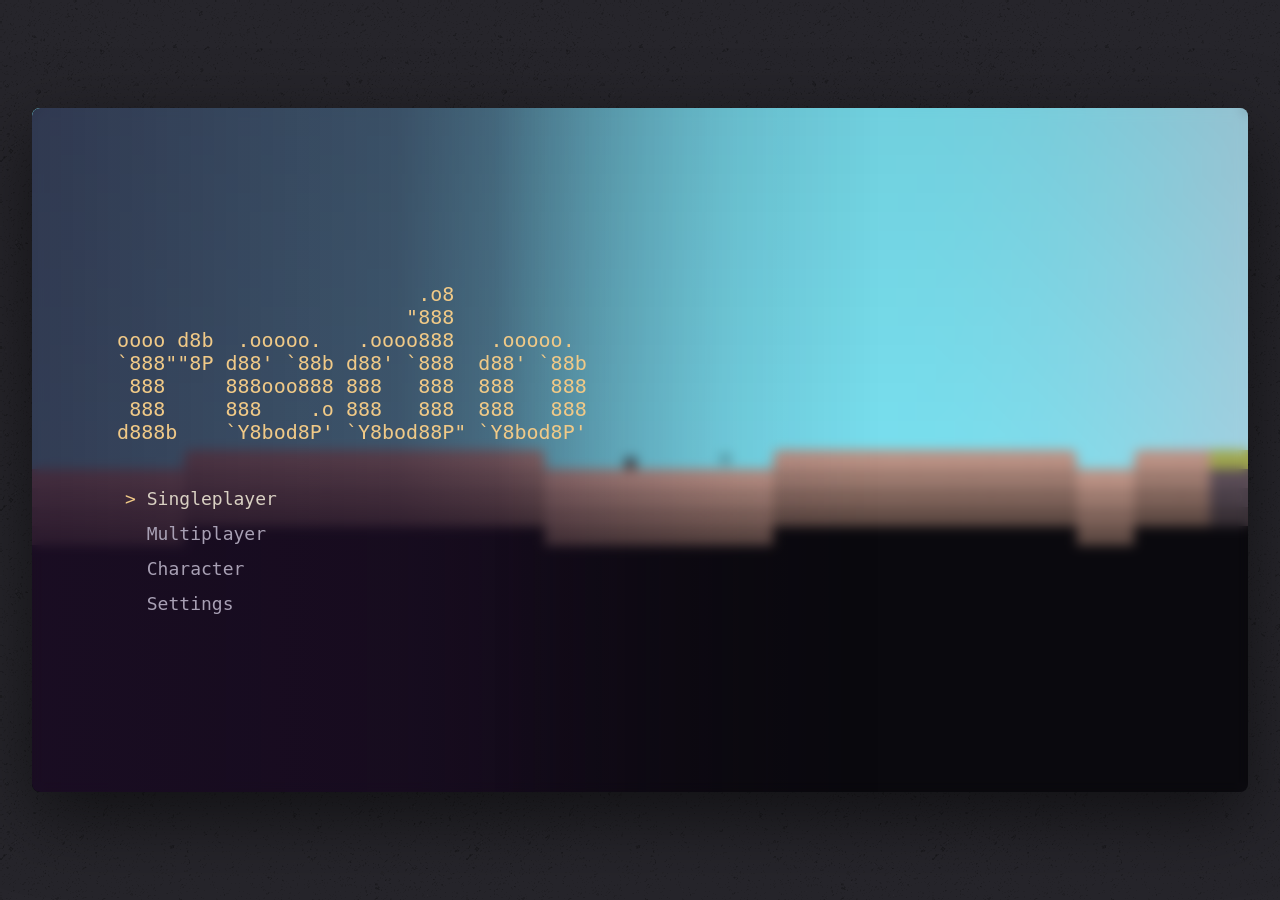
<file: redo/index.html>
<!doctype html>
<html lang="en">
  <head>
    <meta charset="UTF-8" />
    <meta name="viewport" content="width=device-width, initial-scale=1.0" />
    <title>redo</title>
    <link rel="icon" id="favicon" href="/redo/favicon.svg" type="image/svg+xml" />
    <script type="module" crossorigin src="/redo/assets/index-D4_3tpgz.js"></script>
    <link rel="stylesheet" crossorigin href="/redo/assets/index-z8QWRgdd.css">
  </head>
  <body>
    <main class="stage">
      <div class="frame">
        <canvas id="screen"></canvas>

        <form class="console hidden" id="console" autocomplete="off">
          <span class="console-label" id="console-label"></span>
          <input id="console-input" maxlength="120" spellcheck="false" />
          <span class="console-hint"><kbd>Tab</kbd></span>
        </form>

        <div class="overlay" id="menu">
          <pre class="title" aria-label="redo">                         .o8
                        "888
oooo d8b  .ooooo.   .oooo888   .ooooo.
`888""8P d88' `88b d88' `888  d88' `88b
 888     888ooo888 888   888  888   888
 888     888    .o 888   888  888   888
d888b    `Y8bod8P' `Y8bod88P" `Y8bod8P'</pre>
          <nav class="choices">
            <button data-action="singleplayer">Singleplayer</button>
            <button data-action="multiplayer">Multiplayer</button>
            <button data-action="character">Character</button>
            <button data-action="settings">Settings</button>
          </nav>
        </div>

        <div class="overlay hidden" id="character">
          <div class="plate">
            <h2>Character</h2>
            <div class="picker" id="pick-glyph" tabindex="0" role="radiogroup" aria-label="glyph">
              <span class="picker-label">glyph</span>
              <span class="picker-options"></span>
            </div>
            <div class="picker" id="pick-color" tabindex="0" role="radiogroup" aria-label="color">
              <span class="picker-label">color</span>
              <span class="picker-options"></span>
            </div>
            <div class="picker" id="pick-glow" tabindex="0" role="radiogroup" aria-label="glow">
              <span class="picker-label">glow</span>
              <span class="picker-options"></span>
            </div>
            <p class="picker-hint"><kbd>A</kbd> <kbd>D</kbd> choose</p>
            <nav class="choices">
              <button data-action="back">Back</button>
            </nav>
          </div>
        </div>

        <div class="overlay hidden" id="pause">
          <div class="plate">
            <h2>Paused</h2>
            <nav class="choices">
              <button data-action="resume">Resume</button>
              <button data-action="settings">Settings</button>
              <button data-action="exit">Exit</button>
            </nav>
            <p class="seed" id="seed">
              <span id="seed-label">seed</span>
              <button id="seed-text" title="Copy"></button>
              <kbd class="seed-hint">C</kbd>
            </p>
          </div>
        </div>

        <div class="overlay hidden" id="worlds">
          <div class="plate">
            <h2>Singleplayer</h2>
            <div class="new-world">
              <nav class="choices">
                <button data-action="new-world">New world</button>
              </nav>
              <label class="field">seed <input id="new-seed" spellcheck="false" placeholder="random" /></label>
            </div>
            <p class="seed-status" id="new-seed-status"></p>
            <nav class="choices world-list" id="world-list"></nav>
            <p class="worlds-hint"><kbd>X</kbd> delete</p>
            <nav class="choices">
              <button data-action="back">Back</button>
            </nav>
          </div>
        </div>

        <div class="overlay hidden" id="save-prompt">
          <div class="plate">
            <h2>Save current world?</h2>
            <p class="world-name" id="save-prompt-name"></p>
            <nav class="choices">
              <button data-action="save-new">Save</button>
              <button data-action="discard-new">Don't save</button>
              <button data-action="cancel-new">Cancel</button>
            </nav>
          </div>
        </div>

        <div class="overlay hidden" id="join">
          <form class="plate" id="join-form" autocomplete="off">
            <h2>Multiplayer</h2>
            <!-- One public server for now; more may come later. -->
            <label class="field">server name <input id="join-server" value="default" disabled /></label>
            <label class="field">name <input id="join-name" maxlength="16" spellcheck="false" /></label>
            <label class="field" id="join-password-field" hidden>password <input id="join-password" type="password" autocomplete="current-password" /></label>
            <p class="join-status" id="join-status"></p>
            <nav class="choices">
              <button data-action="join" type="button">Join</button>
              <button data-action="back" type="button">Back</button>
            </nav>
          </form>
        </div>

        <div class="overlay hidden" id="settings">
          <div class="plate">
            <h2>Settings</h2>
            <div class="toggles">
              <label><input type="checkbox" id="auto-step" /> auto step-up</label>
              <label><input type="checkbox" id="hints" /> keybind hints</label>
            </div>
            <h3>Controls</h3>
            <table class="controls">
              <tr><td><kbd>W</kbd> <kbd>A</kbd> <kbd>S</kbd> <kbd>D</kbd></td><td>move, jump, aim</td></tr>
              <tr><td><kbd>J</kbd></td><td>attack / break</td></tr>
              <tr><td><kbd>K</kbd></td><td>place</td></tr>
              <tr><td><kbd>U</kbd></td><td>undo</td></tr>
              <tr><td><kbd>I</kbd></td><td>redo</td></tr>
              <tr><td><kbd>Shift</kbd></td><td>hold to lock</td></tr>
              <tr><td><kbd>F</kbd></td><td>rest &amp; commit, at the campfire from 21:00</td></tr>
              <tr><td><kbd>Q</kbd> <kbd>E</kbd> <kbd>1</kbd>–<kbd>9</kbd></td><td>select block</td></tr>
              <tr><td><kbd>-</kbd></td><td>hold to zoom out</td></tr>
              <tr><td><kbd>T</kbd></td><td>console</td></tr>
              <tr><td><kbd>Tab</kbd></td><td>say / sign / broadcast</td></tr>
              <tr><td><kbd>R</kbd></td><td>new world</td></tr>
              <tr><td><kbd>Esc</kbd></td><td>pause</td></tr>
            </table>
            <nav class="choices">
              <button data-action="back">Back</button>
            </nav>
          </div>
        </div>
      </div>
    </main>
  </body>
</html>
</file>
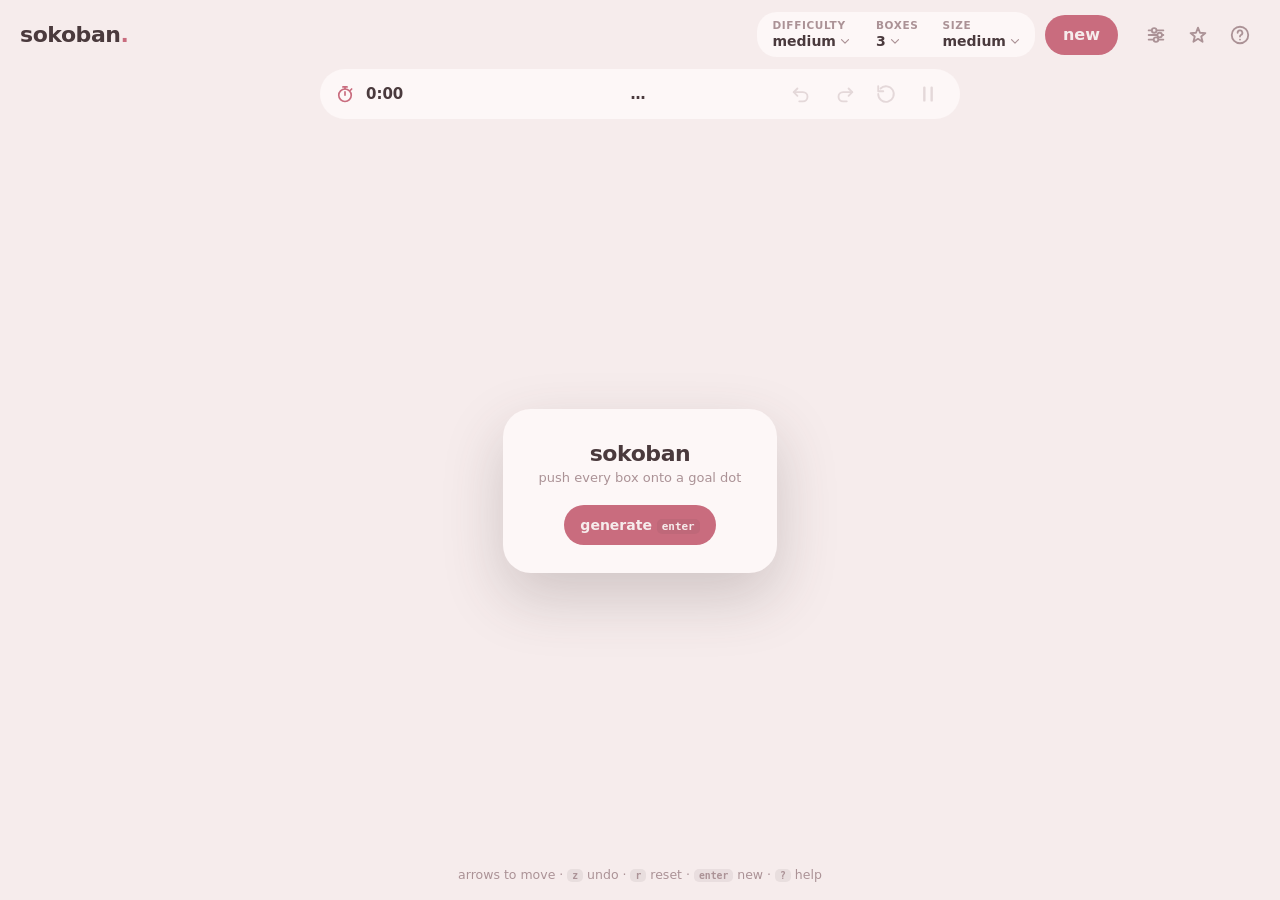
<file: sokoban/index.html>
<!doctype html>
<html lang="en">
<head>
  <meta charset="utf-8">
  <meta name="viewport" content="width=device-width, initial-scale=1, viewport-fit=cover">
  <meta name="theme-color" content="#eee9dc">
  <title>sokoban</title>
  <link rel="icon" href="data:image/svg+xml,%3Csvg xmlns='http://www.w3.org/2000/svg' viewBox='0 0 100 100'%3E%3Crect x='15' y='15' width='70' height='70' rx='22' fill='%23c0784e'/%3E%3C/svg%3E">
  <!-- installable web app -->
  <link rel="manifest" href="manifest.webmanifest">
  <link rel="apple-touch-icon" href="icons/apple-touch-icon.png">
  <meta name="mobile-web-app-capable" content="yes">
  <meta name="apple-mobile-web-app-capable" content="yes">
  <meta name="apple-mobile-web-app-status-bar-style" content="default">
  <meta name="apple-mobile-web-app-title" content="sokoban">
  <link rel="stylesheet" href="styles.css">
</head>
<body>
  <header class="topbar">
    <h1 class="logo">sokoban<span>.</span></h1>
    <div class="puzzle">
      <div class="params" id="params">
        <button class="param" data-picker="difficulty" aria-haspopup="listbox" aria-expanded="false">
          <span class="param-label">difficulty</span>
          <span class="param-value"><span class="param-text"></span><span class="param-caret" data-icon="chevron"></span></span>
        </button>
        <button class="param" data-picker="boxes" aria-haspopup="listbox" aria-expanded="false">
          <span class="param-label">boxes</span>
          <span class="param-value"><span class="param-text"></span><span class="param-caret" data-icon="chevron"></span></span>
        </button>
        <button class="param" data-picker="size" aria-haspopup="listbox" aria-expanded="false">
          <span class="param-label">size</span>
          <span class="param-value"><span class="param-text"></span><span class="param-caret" data-icon="chevron"></span></span>
        </button>
      </div>
      <button id="newBtn" class="primary">new</button>
    </div>
    <div class="icons">
      <button id="themeBtn" class="icon" title="settings (t)" aria-label="settings" data-icon="sliders"></button>
      <button id="scoresBtn" class="icon" title="scores (g)" aria-label="scores" data-icon="star"></button>
      <button id="helpBtn" class="icon" title="help (?)" aria-label="help" data-icon="help"></button>
    </div>
  </header>

  <main>
    <div class="hud">
      <div class="hud-left">
        <button id="timerToggle" class="icon small" title="toggle timer" aria-label="toggle timer" data-icon="timer"></button>
        <span id="timer" class="stat">0:00</span>
      </div>
      <div class="hud-mid">
        <span id="moveStat" class="stat">…</span>
        <span id="rating" class="rating"></span>
      </div>
      <div class="hud-right" id="hudActions"></div>
    </div>

    <div id="boardWrap">
      <div id="board">
        <div id="tiles"></div>
        <div id="entities"></div>
      </div>
      <div id="overlay" class="overlay hidden"></div>
    </div>

    <p class="hint">
      <span class="key-hint">arrows to move · <kbd>z</kbd> undo · <kbd>r</kbd> reset · <kbd>enter</kbd> new · <kbd>?</kbd> help</span>
      <span class="touch-hint">swipe to move · hold &amp; drag to keep moving</span>
    </p>

    <!-- undo/redo/reset/pause live here; on narrow screens they are moved
         into the bottom bar (see placeActions in main.js) -->
    <div class="actions" id="actions">
      <button id="undoBtn" class="icon" title="undo (z)" aria-label="undo" data-icon="undo"></button>
      <button id="redoBtn" class="icon" title="redo (y)" aria-label="redo" data-icon="redo"></button>
      <button id="resetBtn" class="icon" title="reset (r)" aria-label="reset" data-icon="reset"></button>
      <button id="pauseBtn" class="icon" title="pause (p)" aria-label="pause" data-icon="pause"></button>
    </div>
    <div class="bottombar" id="bottomBar"></div>
  </main>

  <div id="panelScrim" class="panel-scrim hidden"></div>
  <aside id="panel" class="panel hidden"></aside>

  <script type="module" src="js/main.js"></script>
</body>
</html>
</file>
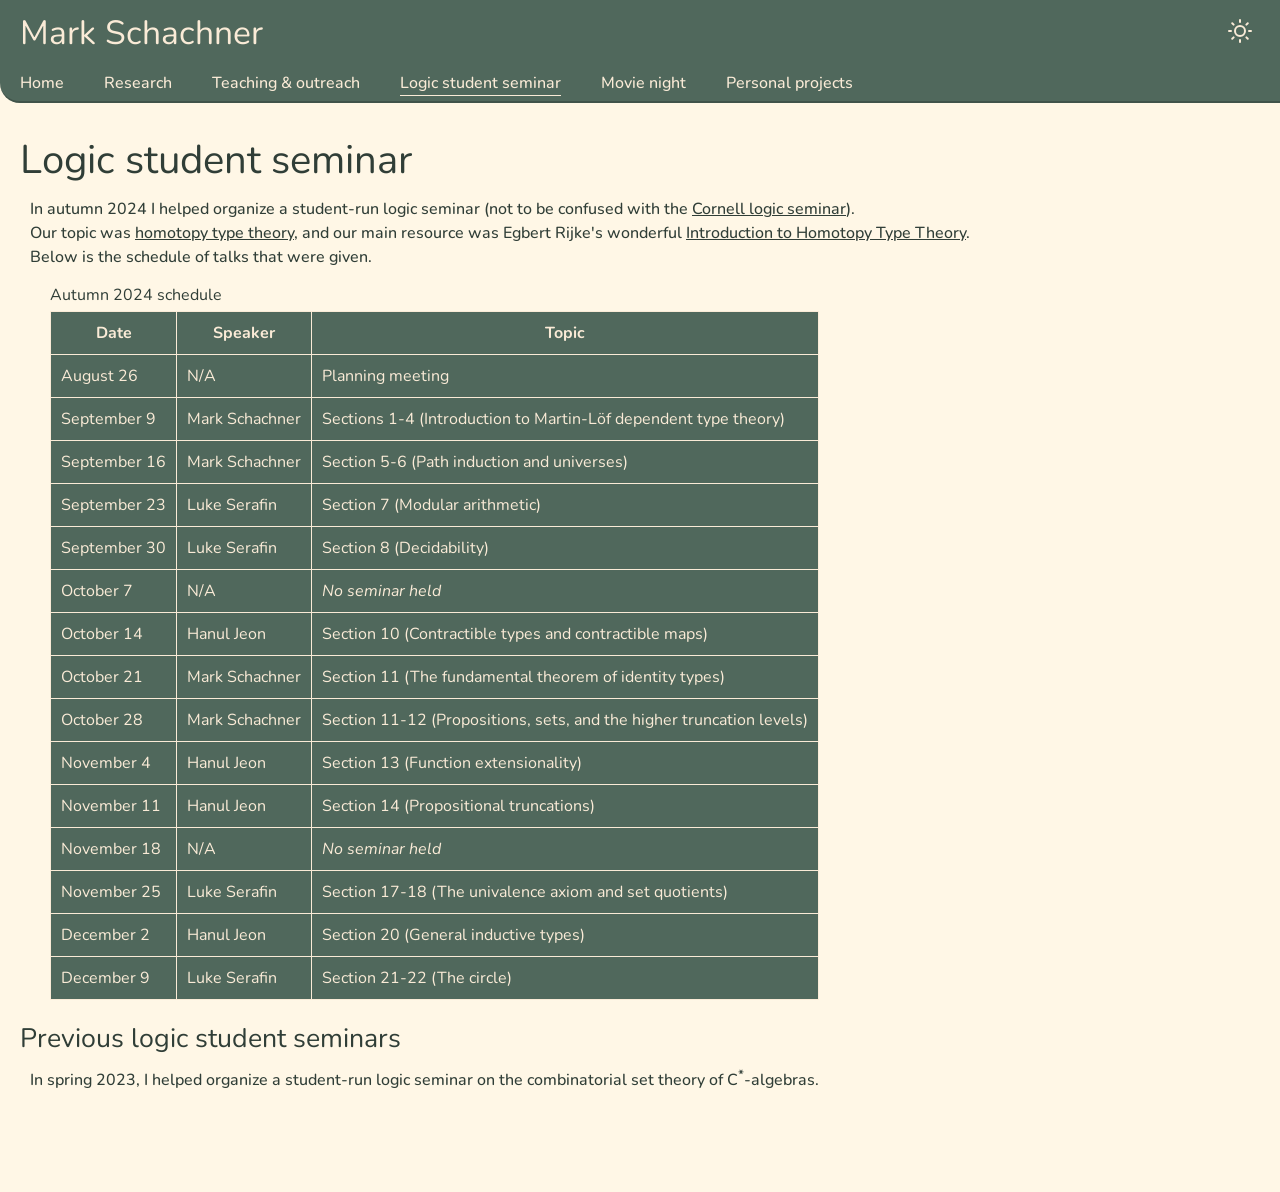
<file: logsem.html>
<!doctype html>
<html lang="en">
  <head>
    <!-- Required meta tags -->
    <meta charset="utf-8">
    <meta name="viewport" content="width=device-width, initial-scale=1, shrink-to-fit=no">
    <title>Logic student seminar | Mark Schachner</title>
    <link rel="canonical" href="https://mark-schachner.com/logsem.html" />
    <link rel="stylesheet" href="/assets/css/styles.css">
    <!-- fonts -->
    <link rel="preconnect" href="https://fonts.googleapis.com">
    <link rel="preconnect" href="https://fonts.gstatic.com" crossorigin>
    <link href="https://fonts.googleapis.com/css2?family=Nunito:ital,wght@0,200..1000;1,200..1000&display=swap" rel="stylesheet">
    <!-- favicon -->
    <link rel="apple-touch-icon" sizes="180x180" href="/apple-touch-icon.png">
    <link rel="icon" type="image/png" sizes="32x32" href="/favicon-32x32.png">
    <link rel="icon" type="image/png" sizes="16x16" href="/favicon-16x16.png">
    <link rel="manifest" href="/site.webmanifest">
    <link rel="shortcut icon" href="/favicon.ico">
  </head>
  <body>
    <header id="app-header"></header> <!-- header stored in header.js-->
    <script src="/assets/js/header.js"></script>
    <main id="logsem-container">
      <h1>Logic student seminar</h1>
      <p>In autumn 2024 I helped organize a student-run logic seminar (not to be confused with the <a href="https://pi.math.cornell.edu/m/event-list-p/logic">Cornell logic seminar</a>). <br>
        Our topic was <a href="https://ncatlab.org/nlab/show/homotopy+type+theory">homotopy type theory</a>,
        and our main resource was Egbert Rijke's wonderful <a href="https://arxiv.org/abs/2212.11082">Introduction to Homotopy Type Theory</a>. <br>
      Below is the schedule of talks that were given.</p>
      <div class="table-wrap">
      <table>
        <caption>Autumn 2024 schedule</caption>
        <thead>
        <tr>
          <th scope="col">Date</th>
          <th scope="col">Speaker</th>
          <th scope="col">Topic</th>
        </tr>
        </thead>
        <tbody>
        <tr>
          <td>August 26</td>
          <td>N/A</td>
          <td>Planning meeting</td>
        </tr>
        <tr>
          <td>September 9</td>
          <td>Mark Schachner</td>
          <td>Sections 1-4 (Introduction to Martin-L&ouml;f dependent type theory)</td>
        </tr>
        <tr>
          <td>September 16</td>
          <td>Mark Schachner</td>
          <td>Section 5-6 (Path induction and universes)</td>
        </tr>
        <tr>
          <td>September 23</td>
          <td>Luke Serafin</td>
          <td>Section 7 (Modular arithmetic)</td>
        </tr>
        <tr>
          <td>September 30</td>
          <td>Luke Serafin</td>
          <td>Section 8 (Decidability)</td>
        </tr>
        <tr>
          <td>October 7</td>
          <td>N/A</td>
          <td><em>No seminar held</em></td>
        </tr>
        <tr>
          <td>October 14</td>
          <td>Hanul Jeon</td>
          <td>Section 10 (Contractible types and contractible maps)</td>
        </tr>
        <tr>
          <td>October 21</td>
          <td>Mark Schachner</td>
          <td>Section 11 (The fundamental theorem of identity types)</td>
        </tr>
        <tr>
          <td>October 28</td>
          <td>Mark Schachner</td>
          <td>Section 11-12 (Propositions, sets, and the higher truncation levels)</td>
        </tr>
        <tr>
          <td>November 4</td>
          <td>Hanul Jeon</td>
          <td>Section 13 (Function extensionality)</td>
        </tr>
        <tr>
          <td>November 11</td>
          <td>Hanul Jeon</td>
          <td>Section 14 (Propositional truncations)</td>
        </tr>
        <tr>
          <td>November 18</td>
          <td>N/A</td>
          <td><em>No seminar held</em></td>
        </tr>
        <tr>
          <td>November 25</td>
          <td>Luke Serafin</td>
          <td>Section 17-18 (The univalence axiom and set quotients)</td>
        </tr>
        <tr>
          <td>December 2</td>
          <td>Hanul Jeon</td>
          <td>Section 20 (General inductive types)</td>
        </tr>
        <tr>
          <td>December 9</td>
          <td>Luke Serafin</td>
          <td>Section 21-22 (The circle)</td>
        </tr>
        </tbody>
      </table>
      </div>
      <h2>Previous logic student seminars</h2>
      <p>In spring 2023, I helped organize a student-run logic seminar on the combinatorial set theory of C<sup>*</sup>-algebras.</p>
    </main>
  </body>
</html>
</file>
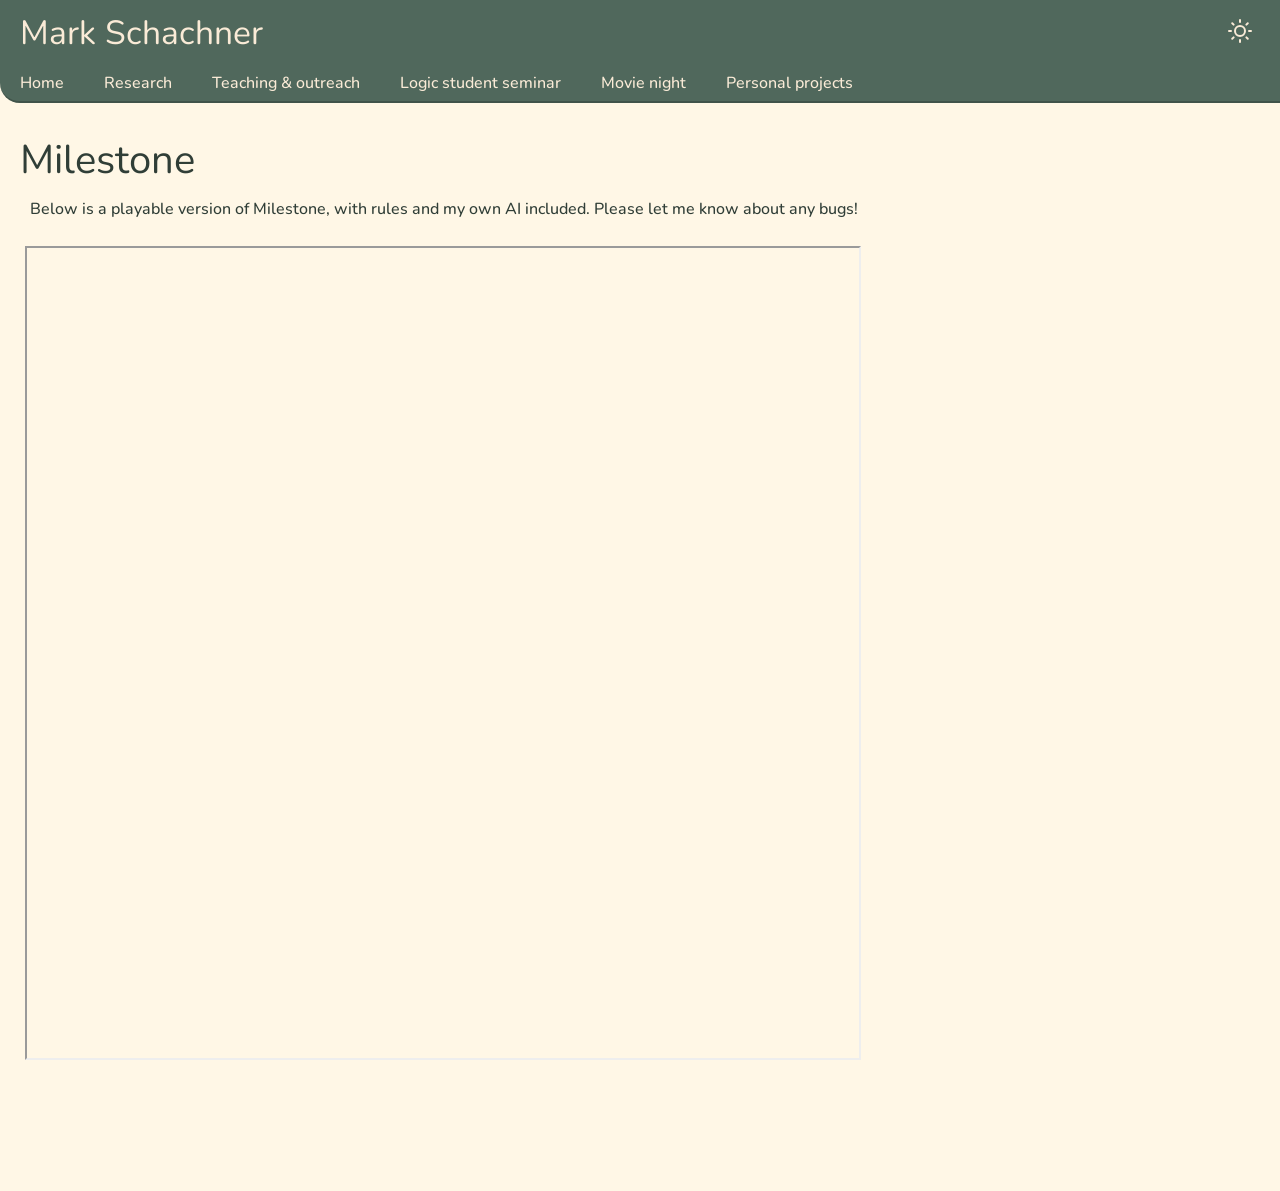
<file: milestone.html>
<!doctype html>
<html lang="en">
  <head>
    <!-- Required meta tags -->
    <meta charset="utf-8">
    <meta name="viewport" content="width=device-width, initial-scale=1, shrink-to-fit=no">
    <title>Milestone | Mark Schachner</title>
    <link rel="canonical" href="https://mark-schachner.com/milestone.html" />
    <link rel="stylesheet" href="/assets/css/styles.css">
    <!-- fonts -->
    <link rel="preconnect" href="https://fonts.googleapis.com">
    <link rel="preconnect" href="https://fonts.gstatic.com" crossorigin>
    <link href="https://fonts.googleapis.com/css2?family=Nunito:ital,wght@0,200..1000;1,200..1000&display=swap" rel="stylesheet">
    <!-- favicon -->
    <link rel="apple-touch-icon" sizes="180x180" href="/apple-touch-icon.png">
    <link rel="icon" type="image/png" sizes="32x32" href="/favicon-32x32.png">
    <link rel="icon" type="image/png" sizes="16x16" href="/favicon-16x16.png">
    <link rel="manifest" href="/site.webmanifest">
    <link rel="shortcut icon" href="/favicon.ico">
  </head>
  <body>
    <header id="app-header"></header> <!-- header stored in header.js-->
    <script src="/assets/js/header.js"></script>
    <main>
      <h1>Milestone</h1>
      <p>Below is a playable version of Milestone, with rules and my own AI included. Please let me know about any bugs!</p>
      <div id="milestone-container">
        <iframe 
          id="milestone-iframe"
          title="Milestone"
          src="https://mschachner.github.io/milestone/">
        </iframe>
      </div>
    </main>
  </body>
</html>
</file>
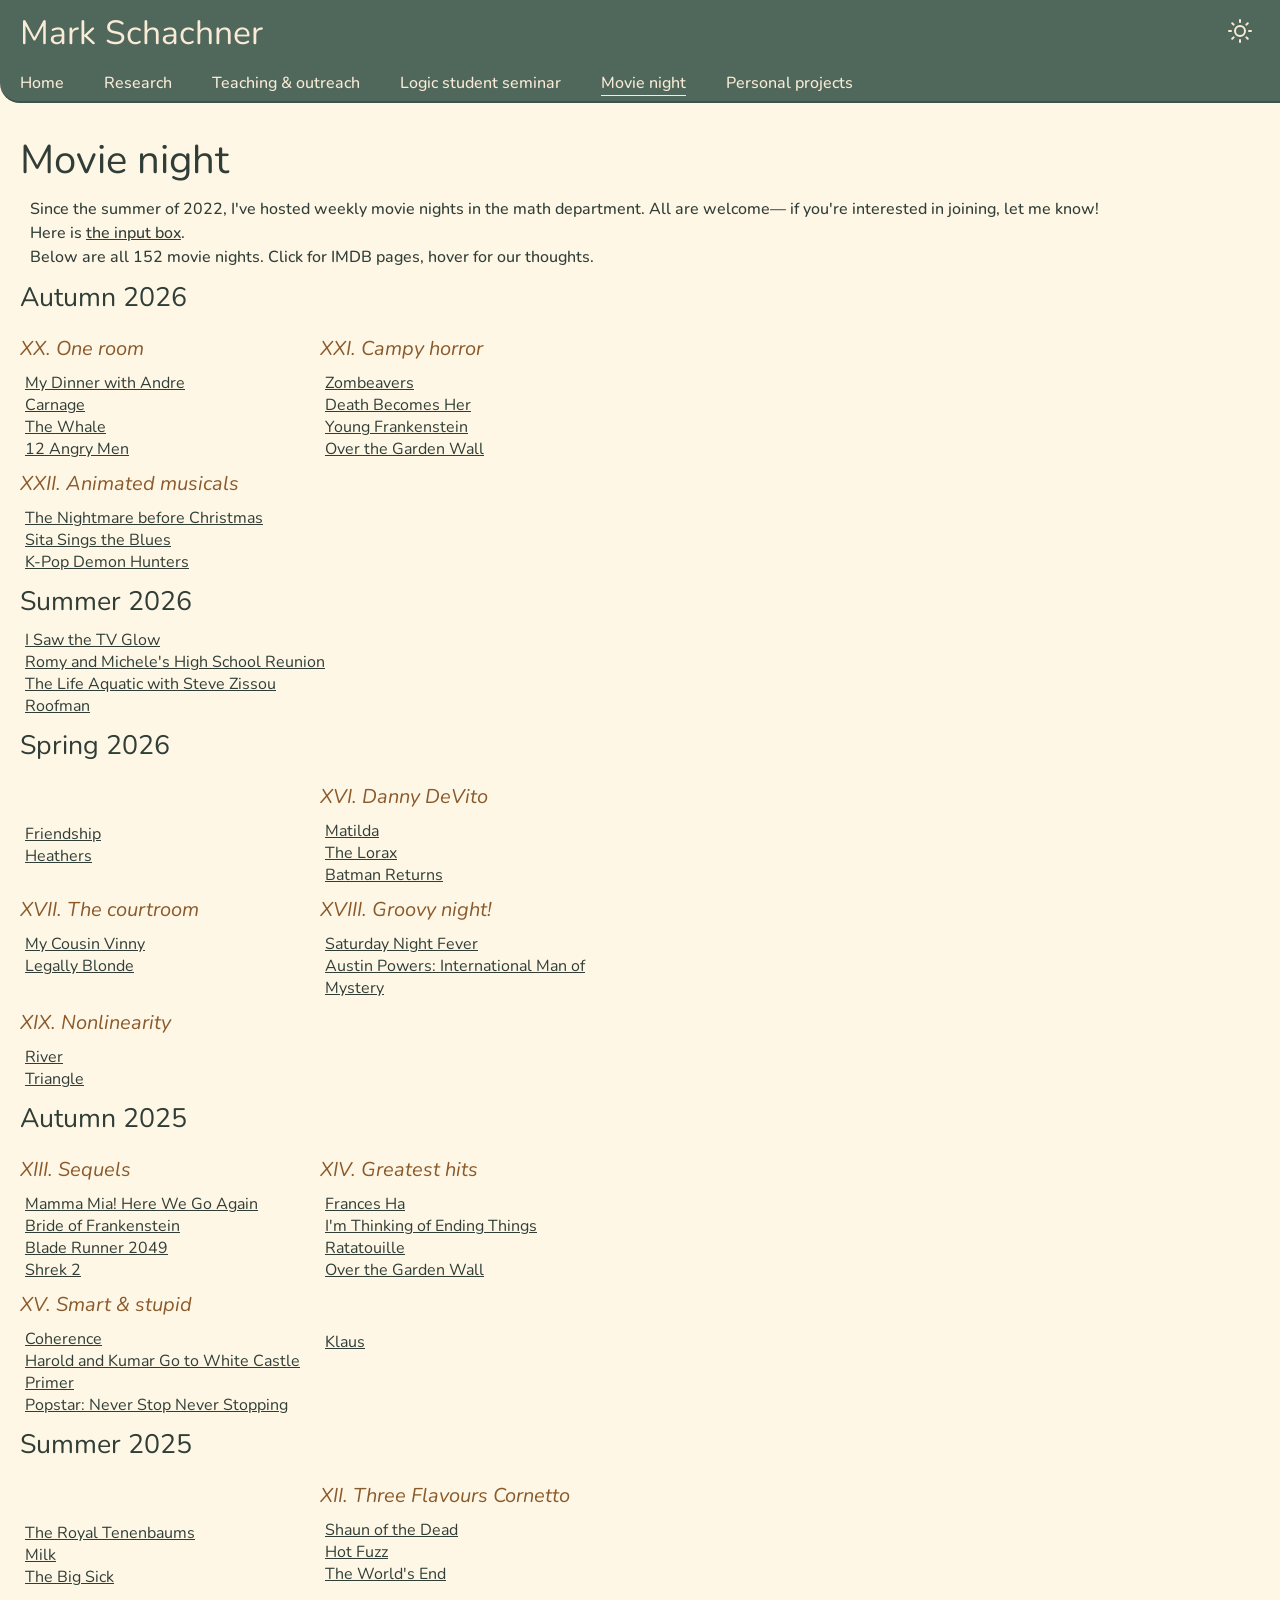
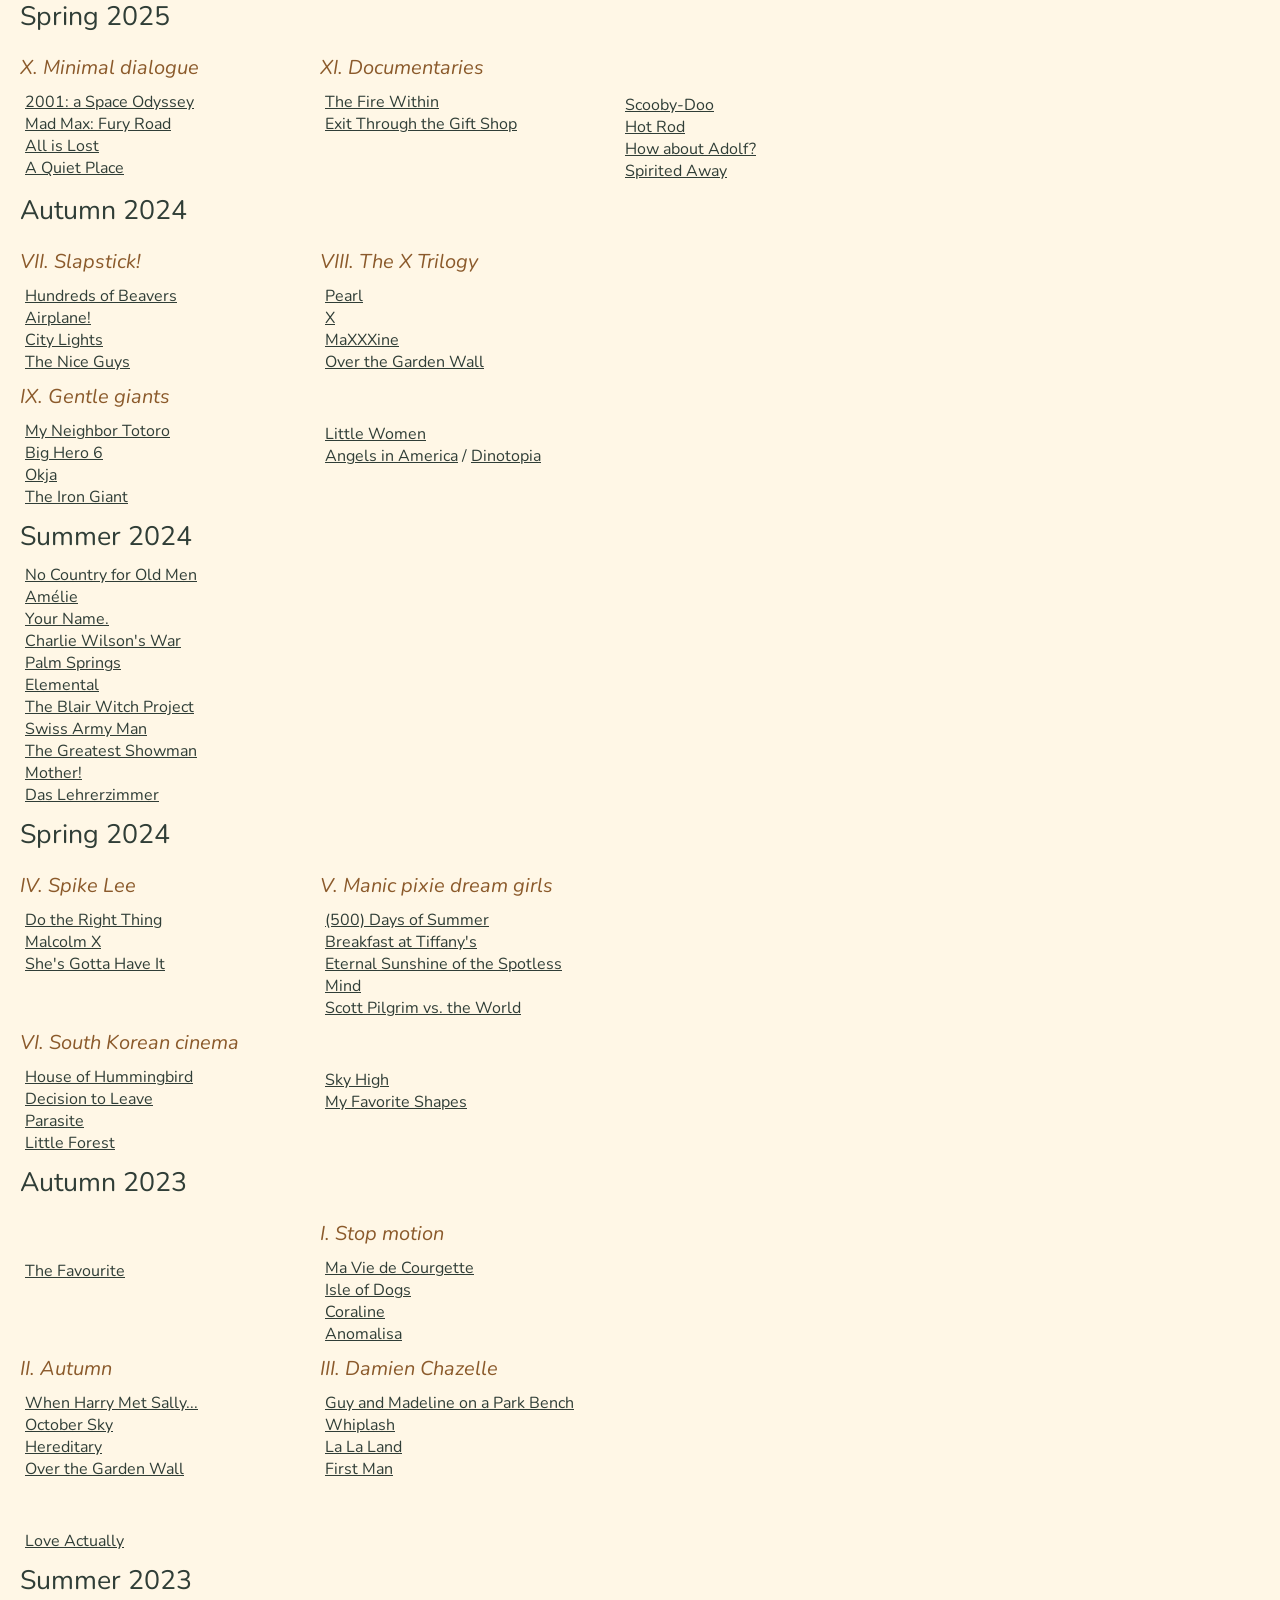
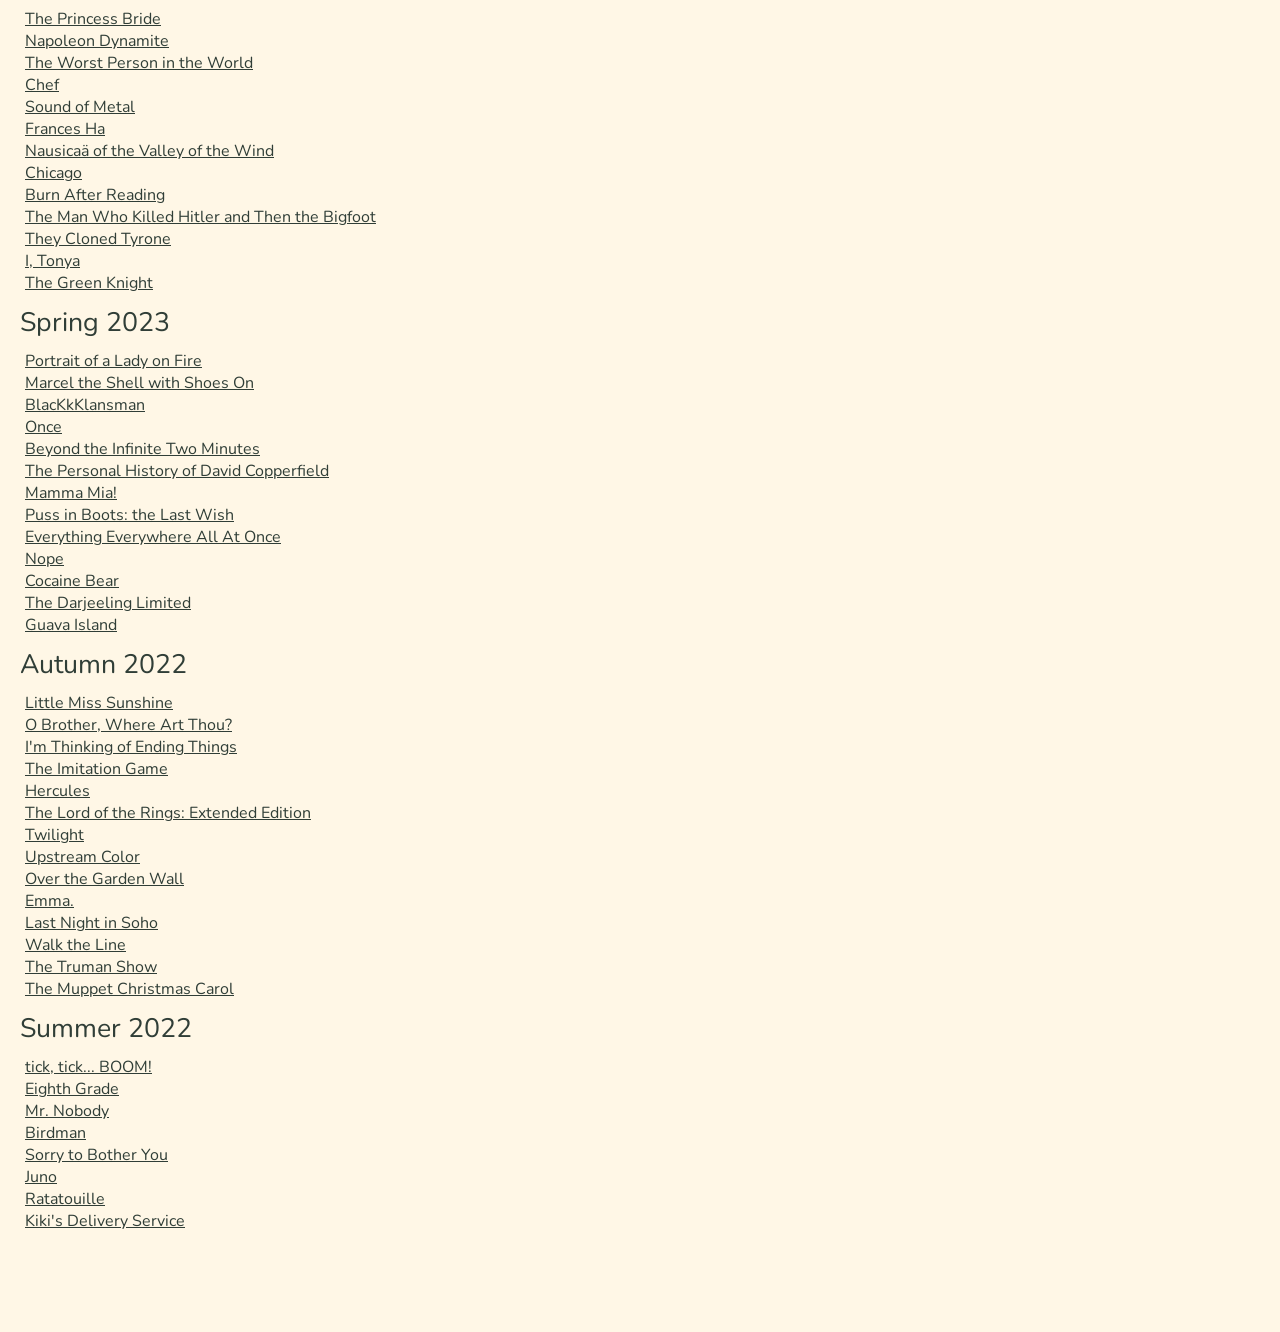
<file: movienight.html>
<!doctype html>
<html lang="en">
   <head>
      <!-- Required meta tags -->
      <meta charset="utf-8">
      <meta name="viewport" content="width=device-width, initial-scale=1, shrink-to-fit=no">
      <title>Movie night | Mark Schachner</title>
      <link rel="canonical" href="https://mark-schachner.com/movienight.html" />
      <link rel="stylesheet" href="/assets/css/styles.css">
      <!-- fonts -->
      <link rel="preconnect" href="https://fonts.googleapis.com">
      <link rel="preconnect" href="https://fonts.gstatic.com" crossorigin>
      <link href="https://fonts.googleapis.com/css2?family=Nunito:ital,wght@0,200..1000;1,200..1000&display=swap" rel="stylesheet">
      <!-- favicon -->
      <link rel="apple-touch-icon" sizes="180x180" href="/apple-touch-icon.png">
      <link rel="icon" type="image/png" sizes="32x32" href="/favicon-32x32.png">
      <link rel="icon" type="image/png" sizes="16x16" href="/favicon-16x16.png">
      <link rel="manifest" href="/site.webmanifest">
      <link rel="shortcut icon" href="/favicon.ico">
   </head>
   <body>
      <header id="app-header"></header> <!-- header stored in header.js-->
      <script src="/assets/js/header.js"></script>
      <script src="/assets/js/tooltips.js" defer></script>
      <main id="movienight-container">
         <h1>Movie night</h1>
         <p>
         Since the summer of 2022, I've hosted weekly movie nights in the math department. All are welcome&mdash; if you're interested in joining, let me know!<br>
         Here is <a href="https://forms.gle/Q7pfSiPG1VWtuKXr8">the input box</a>.<br>
         Below are all 152 movie nights. Click for IMDB pages, <span class="if-pointer">hover</span><span class="if-touch">long-press</span> for our thoughts.</p>
         <div id="movie-list">
            <h2 class="season-name">Autumn 2026</h2>
            <div class="season">
               <div class="theme">
                  <h3 class="theme-name"><span aria-hidden="true">XX.</span> One room</h3>
                  <div class="movie-chunk">
                     <div class="movie">
                        <a href="https://www.imdb.com/title/tt0082783/"
                           title="Dragged for some of us, but enjoyable">My Dinner with Andre</a>
                     </div>
                     <div class="movie">
                        <a href="https://www.imdb.com/title/tt1692486/"
                           title="Acting was not good.">Carnage</a>
                     </div>
                     <div class="movie">
                        <a href="https://www.imdb.com/title/tt13833688/"
                           title="We liked it more than the internet does">The Whale</a>
                     </div>
                     <div class="movie">
                        <a href="https://www.imdb.com/title/tt0050083/"
                           title="Great movie">12 Angry Men</a>
                     </div>
                  </div>
               </div>
               <div class="theme">
                  <h3 class="theme-name"><span aria-hidden="true">XXI.</span> Campy horror</h3>
                  <div class="movie-chunk">
                     <div class="movie">
                        <a href="https://www.imdb.com/title/tt2784512/"
                           title="Loved it">Zombeavers</a>
                     </div>
                     <div class="movie">
                        <a href="https://www.imdb.com/title/tt0104070/"
                           title="Our 150th movie night! And what a great one">Death Becomes Her</a>
                     </div>
                     <div class="movie">
                        <a href="https://www.imdb.com/title/tt0072431/"
                           title="Split the room! Kimball and I liked it, Aria and Chase hated it">Young Frankenstein</a>
                     </div>
                     <div class="movie">
                        <a href="https://www.imdb.com/title/tt3718778/"
                           title="An autumn standard">Over the Garden Wall</a>
                     </div>
                  </div>
               </div>
               <div class="theme">
                  <h3 class="theme-name"><span aria-hidden="true">XXII.</span> Animated musicals</h3>
                  <div class="movie-chunk">
                     <div class="movie">
                        <a href="https://www.imdb.com/title/tt0107688/" title="TBA">The Nightmare before Christmas</a>
                     </div>
                     <div class="movie">
                        <a href="https://www.imdb.com/title/tt1172203/" title="TBA">Sita Sings the Blues</a>
                     </div>
                     <div class="movie">
                        <a href="https://www.imdb.com/title/tt14205554/" title="TBA">K-Pop Demon Hunters</a>
                     </div>
                  </div>
               </div>
            </div>
            <h2 class="season-name">Summer 2026</h2>
            <div class="season unthemed-season">
               <div class="unthemed">
                  <div class="movie-chunk-unthemed">
                     <div class="movie">
                        <a href="https://www.imdb.com/title/tt15574270/"
                        title="Loved it">I Saw the TV Glow</a>
                     </div>
                     <div class="movie">
                        <a href="https://www.imdb.com/title/tt0120032/"
                        title="Iconic">Romy and Michele's High School Reunion</a>
                     </div>
                     <div class="movie">
                        <a href="https://www.imdb.com/title/tt0362270/"
                        title="Mixed reception. Very Wes Anderson">The Life Aquatic with Steve Zissou</a>
                     </div>
                     <div class="movie">
                        <a href="https://www.imdb.com/title/tt4627382/"
                        title="A good time!">Roofman</a>
                     </div>
                  </div>
               </div>
            </div>
            <h2 class="season-name">Spring 2026</h2>
            <div class="season">
               <div class="unthemed">
                  <div class="movie-chunk-unthemed in-themed">
                     <div class="movie">
                        <a href="https://www.imdb.com/title/tt30505698/"
                        title="Fascinating movie">Friendship</a>
                     </div>
                     <div class="movie">
                        <a href="https://www.imdb.com/title/tt0097493/"
                        title="Very very!">Heathers</a>
                     </div>
                  </div>
               </div>
               <div class="theme">
                  <h3 class="theme-name"><span aria-hidden="true">XVI.</span> Danny DeVito</h3>
               <div class="movie-chunk">
                  <div class="movie">
                     <a href="https://www.imdb.com/title/tt0117008/"
                     title="Loved it! Dark undertones but funny and touching">Matilda</a>
                  </div>
                  <div class="movie">
                     <a href="https://www.imdb.com/title/tt1482459/"
                     title="Disappointing. An act of violence against the book">The Lorax</a>
                  </div>
                  <div class="movie">
                     <a href="https://www.imdb.com/title/tt0103776/"
                     title="Eat floor!">Batman Returns</a>
                  </div>
               </div>
               </div>
               <div class="theme">
                  <h3 class="theme-name"><span aria-hidden="true">XVII.</span> The courtroom</h3>
               <div class="movie-chunk">
                  <div class="movie">
                     <a href="https://www.imdb.com/title/tt0104952/"
                     title="Loved it">My Cousin Vinny</a>
                  </div>
                  <div class="movie">
                     <a href="https://www.imdb.com/title/tt0250494/"
                     title="Wonderful, but a bit dated. Hits close to home">Legally Blonde</a>
                  </div>
               </div>
               </div>
               <div class="theme">
                  <h3 class="theme-name"><span aria-hidden="true">XVIII.</span> Groovy night!</h3>
               <div class="movie-chunk">
                  <div class="movie">
                     <a href="https://www.imdb.com/title/tt0076666/"
                     title="Caught us by surprise. Liked it!">Saturday Night Fever</a>
                  </div>
                  <div class="movie">
                     <a href="https://www.imdb.com/title/tt0118655/"
                     title="The grooviest">Austin Powers: International Man of Mystery</a>
                  </div>
               </div>
               </div>
               <div class="theme">
                  <h3 class="theme-name"><span aria-hidden="true">XIX.</span> Nonlinearity</h3>
               <div class="movie-chunk">
                  <div class="movie">
                     <a href="https://www.imdb.com/title/tt27695005/"
                     title="A good time!">River</a>
                  </div>
                  <div class="movie">
                     <a href="https://www.imdb.com/title/tt1187064/"
                     title="Ask Kimball about his east-west theory">Triangle</a>
                  </div>
               </div>
               </div>
            </div>
            <h2 class="season-name">Autumn 2025</h2>
            <div class="season">
               <div class="theme">
                  <h3 class="theme-name"><span aria-hidden="true">XIII.</span> Sequels</h3>
                  <div class="movie-chunk">
                  <div class="movie">
                     <a href="https://www.imdb.com/title/tt6911608/"
                     title="Lots of fun. Nowhere near as good as the first one though">Mamma Mia! Here We Go Again</a>
                  </div>
                  <div class="movie">
                     <a href="https://www.imdb.com/title/tt0026138/"
                     title="Hilarious (intentionally?)">Bride of Frankenstein</a>
                  </div>
                  <div class="movie">
                     <a href="https://www.imdb.com/title/tt1856101/"
                     title="Beautiful cinematography, lots of risks that pay off">Blade Runner 2049</a>
                  </div>
                  <div class="movie">
                     <a href="https://www.imdb.com/title/tt0298148/"
                     title="So good">Shrek 2</a>
                  </div>
                  </div>
               </div>
               <div class="theme">
            <h3 class="theme-name"><span aria-hidden="true">XIV.</span> Greatest hits</h3>
            <div class="movie-chunk">
            <div class="movie">
               <a href="https://www.imdb.com/title/tt2347569"
               title="Loved it again">Frances Ha</a>
            </div>
            <div class="movie">
               <a href="https://www.imdb.com/title/tt7939766/"
               title="Glad we watched Oklahoma first this time!">I'm Thinking of Ending Things</a>
            </div>
            <div class="movie">
               <a href="https://www.imdb.com/title/tt0382932/"
               title="Incroyable !">Ratatouille</a>
            </div>
            <div class="movie">
               <a href="https://www.imdb.com/title/tt3718778/"
               title="An autumn standard">Over the Garden Wall</a>
            </div>
            </div>
               </div>
               <div class="theme">
            <h3 class="theme-name"><span aria-hidden="true">XV.</span> Smart & stupid</h3>
            <div class="movie-chunk">
            <div class="movie">
               <a href="https://www.imdb.com/title/tt2866360/"
               title="Maybe not such a smart movie? A fun time though.">Coherence</a>
            </div>
            <div class="movie">
               <a href="https://www.imdb.com/title/tt0366551/"
               title="Loved it">Harold and Kumar Go to White Castle</a>
            </div>
            <div class="movie">
               <a href="https://www.imdb.com/title/tt0390384/"
               title="Nuts">Primer</a>
            </div>
            <div class="movie">
               <a href="https://www.imdb.com/title/tt3960412/"
               title="Loved it. So many cameos!">Popstar: Never Stop Never Stopping</a>
            </div>
            </div>
               </div>
               <div class="unthemed">
                  <div class="movie-chunk-unthemed in-themed">
                     <div class="movie">
                        <a href="https://www.imdb.com/title/tt4729430/"
                        title="Smart, funny, and charming!">Klaus</a>
                     </div>
                     </div>
               </div>
            </div>
            <h2 class="season-name">Summer 2025</h2>
            <div class="season">
               <div class="unthemed">
                  <div class="movie-chunk-unthemed in-themed">
                     <div class="movie">
                        <a href="https://www.imdb.com/title/tt0265666/"
                        title="Honey, you mean Hunkules!">The Royal Tenenbaums</a>
                     </div>
                     <div class="movie">
                        <a href="https://www.imdb.com/title/tt1013753/"
                        title="Wonderful, shocking">Milk</a>
                     </div>
                     <div class="movie">
                        <a href="https://www.imdb.com/title/tt5462602/"
                        title="A good romcom, writing was a bit weak">The Big Sick</a>
                     </div>
                  </div>
               </div>
               <div class="theme">
                  <h3 class="theme-name"><span aria-hidden="true">XII.</span> Three Flavours Cornetto</h3>
                  <div class="movie-chunk">
                  <div class="movie">
                     <a href="https://www.imdb.com/title/tt0365748/"
                     title="Creative! The third act dragged a bit.">Shaun of the Dead</a>
                  </div>
                  <div class="movie">
                     <a href="https://www.imdb.com/title/tt0425112/"
                     title="Loved it">Hot Fuzz</a>
                  </div>
                  <div class="movie">
                     <a href="https://www.imdb.com/title/tt1213663/"
                     title="Not as good as the other two, but worth watching">The World's End</a>
                  </div>
                  </div>
               </div>
            </div>
            <h2 class="season-name">Spring 2025</h2>
            <div class="season">
               <div class="theme">
                  <h3 class="theme-name"><span aria-hidden="true">X.</span> Minimal dialogue</h3>
               <div class="movie-chunk">
                  <div class="movie">
                     <a href="https://www.imdb.com/title/tt0062622/"
                     title="Beautifully weird">2001: a Space Odyssey</a>
                  </div>
                  <div class="movie">
                     <a href="https://www.imdb.com/title/tt1392190/"
                     title="Really liked it! Well-paced">Mad Max: Fury Road</a>
                  </div>
                  <div class="movie">
                     <a href="https://www.imdb.com/title/tt2017038/"
                     title="Quite the roller coaster">All is Lost</a>
                  </div>
                  <div class="movie">
                     <a href="https://www.imdb.com/title/tt6644200/"
                     title="Controversial! Thea and Taylor didn't like it">A Quiet Place</a>
                  </div>
               </div>
               </div>
               <div class="theme">
                  <h3 class="theme-name"><span aria-hidden="true">XI.</span> Documentaries</h3>
                  <div class="movie-chunk">
                  <div class="movie">
                     <a href="https://www.imdb.com/title/tt19383190/"
                     title="Touching and informative">The Fire Within</a>
                  </div>
                  <div class="movie">
                     <a href="https://www.imdb.com/title/tt1587707/"
                     title="Insane if true">Exit Through the Gift Shop</a>
                  </div>
                  </div>
               </div>
               <div class="movie-chunk-unthemed in-themed">
                  <div class="movie">
                     <a href="https://www.imdb.com/title/tt0267913/"
                     title="A rare violation of the nostalgia rule. Worth it">Scooby-Doo</a>
                  </div>
                  <div class="movie">
                     <a href="https://www.imdb.com/title/tt0787475/"
                     title="Cool beans">Hot Rod</a>
                  </div>
                  <div class="movie">
                     <a href="https://www.imdb.com/title/tt7477310/"
                     title="A great time! Stressful at first">How about Adolf?</a>
                  </div>
                  <div class="movie">
                     <a href="https://www.imdb.com/title/tt0245429/"
                     title="A classic">Spirited Away</a>
                  </div>
               </div>
            </div>
            <h2 class="season-name">Autumn 2024</h2>
            <div class="season">
               <div class="theme">
                  <h3 class="theme-name"><span aria-hidden="true">VII.</span> Slapstick!</h3>
               <div class="movie-chunk">
                  <div class="movie">
                     <a href="https://www.imdb.com/title/tt12818328/"
                     title="Loved it">Hundreds of Beavers</a>
                  </div>
                  <div class="movie">
                     <a href="https://www.imdb.com/title/tt0080339/"
                     title="A slapsticky classic, though many parts do not hold up">Airplane!</a>
                  </div>
                  <div class="movie">
                     <a href="https://www.imdb.com/title/tt0021749/"
                     title="Lovely!! We should watch more Chaplin!">City Lights</a>
                  </div>
                  <div class="movie">
                     <a href="https://www.imdb.com/title/tt3799694/"
                     title="Fun, but a little confusing for sure...">The Nice Guys</a>
                  </div>
               </div>
               </div>
               <div class="theme">
               <h3 class="theme-name"><span aria-hidden="true">VIII.</span> The X Trilogy</h3>
               <div class="movie-chunk">
                  <div class="movie">
                     <a href="https://www.imdb.com/title/tt18925334/"
                     title="Loved it! My favorite of the trilogy.">Pearl</a>
                  </div>
                  <div class="movie">
                     <a href="https://www.imdb.com/title/tt13560574/"
                     title="Scary!!!">X</a>
                  </div>
                  <div class="movie">
                     <a href="https://www.imdb.com/title/tt22048412/"
                     title="A satisfying conclusion">MaXXXine</a>
                  </div>
                  <div class="movie">
                     <a href="https://www.imdb.com/title/tt3718778/"
                     title="An autumn standard">Over the Garden Wall</a>
                  </div>
               </div>
               </div>
               <div class="theme">
                  <h3 class="theme-name"><span aria-hidden="true">IX.</span> Gentle giants</h3>
                  <div class="movie-chunk">
                  <div class="movie">
                     <a href="https://www.imdb.com/title/tt0096283/"
                     title="A very cozy alternative to watching the election">My Neighbor Totoro</a>
                  </div>
                  <div class="movie">
                     <a href="https://www.imdb.com/title/tt2245084/"
                     title="Satisfied with our care!">Big Hero 6</a>
                  </div>
                  <div class="movie">
                     <a href="https://www.imdb.com/title/tt3967856/"
                     title="A hard watch but we loved it">Okja</a>
                  </div>
                  <div class="movie">
                     <a href="https://www.imdb.com/title/tt0129167/"
                     title="Big Hero 6 did it better">The Iron Giant</a>
                  </div>
                  </div>
               </div>
               <div class="unthemed">
                  <div class="movie-chunk-unthemed in-themed">
                     <div class="movie">
                        <a href="https://www.imdb.com/title/tt3281548/"
                        title="Greta Gerwig does not miss">Little Women</a>
                     </div>
                     <div class="movie">
                        <a href="https://www.imdb.com/title/tt0318997/"
                        title="Don't watch the anime...">Angels in America</a>
                        <span class="movie-sep"> / </span>
                        <a href="https://www.imdb.com/title/tt0233044/"
                        title="... if you haven't read the manga"> Dinotopia</a>
                     </div>
                  </div>
               </div>
            </div>
            <h2 class="season-name">Summer 2024</h2>
            <div class="season unthemed-season">
               <div class="unthemed">
                  <div class="movie-chunk-unthemed">
                     <div class="movie">
                        <a href="https://www.imdb.com/title/tt0477348/"
                        title="Loved it, but some parts had us confused">No Country for Old Men</a>
                     </div>
                     <div class="movie">
                        <a href="https://www.imdb.com/title/tt0211915/"
                        title="Delightful. So French">Ame&#769;lie</a>
                     </div>
                     <div class="movie">
                        <a href="https://www.imdb.com/title/tt5311514/"
                        title="I didn't love the beginning but overall excellent">Your Name.</a>
                     </div>
                     <div class="movie">
                        <a href="https://www.imdb.com/title/tt0472062/"
                        title="Very West Wing. Largely without conflict which wasn't a bad thing">Charlie Wilson's War</a>
                     </div>
                     <div class="movie">
                        <a href="https://www.imdb.com/title/tt9484998/"
                        title="Emily didn't love it but a generally good take on the time loop trope">Palm Springs</a>
                     </div>
                     <div class="movie">
                        <a href="https://www.imdb.com/title/tt15789038/"
                        title="Exceeded our low expectations! Beautiful, writing needed some work">Elemental</a>
                     </div>
                     <div class="movie">
                        <a href="https://www.imdb.com/title/tt0185937/"
                        title="Really great! Quite emotionally draining">The Blair Witch Project</a>
                     </div>
                     <div class="movie">
                        <a href="https://www.imdb.com/title/tt4034354/"
                        title="Loved it. Delightfully weird">Swiss Army Man</a>
                     </div>
                     <div class="movie">
                        <a href="https://www.imdb.com/title/tt1485796/"
                        title="Not our favorite musical, but a good time">The Greatest Showman</a>
                     </div>
                     <div class="movie">
                        <a href="https://www.imdb.com/title/tt5109784/"
                        title="Very intense. Didn't vibe with the Bible metaphors but a well-made movie">Mother!</a>
                     </div>
                     <div class="movie">
                        <a href="https://www.imdb.com/title/tt26612950/"
                        title="A slow burn, but a good time">Das Lehrerzimmer</a>
                     </div>
                  </div>
               </div>
               
            </div>
            <h2 class="season-name">Spring 2024</h2>
            <div class="season">
               <div class="theme">
                  <h3 class="theme-name"><span aria-hidden="true">IV.</span> Spike Lee</h3>
                  <div class="movie-chunk">
                  <div class="movie">
                     <a href="https://www.imdb.com/title/tt0097216/"
                     title="Loved it! A really nice showcase of his style.">Do the Right Thing</a>
                  </div>
                  <div class="movie">
                     <a href="https://www.imdb.com/title/tt0104797/"
                     title="Wonderful. Earned its runtime!">Malcolm X</a>
                  </div>
                  <div class="movie">
                     <a href="https://www.imdb.com/title/tt0091939/"
                     title="Alright. Some elements should not have been included.">She's Gotta Have It</a>
                  </div>
                  </div>
               </div>
               <div class="theme">
                  <h3 class="theme-name"><span aria-hidden="true">V.</span> Manic pixie dream girls</h3>
                  <div class="movie-chunk">
                  <div class="movie">
                     <a href="https://www.imdb.com/title/tt1022603/"
                     title="A good time! Some iffy characters.">(500) Days of Summer</a>
                  </div>
                  <div class="movie">
                     <a href="https://www.imdb.com/title/tt0054698/"
                     title="Really great and surprisingly complex (minus the racism)">Breakfast at Tiffany's</a>
                  </div>
                  <div class="movie">
                     <a href="https://www.imdb.com/title/tt0338013/"
                     title="Wonderful movie">Eternal Sunshine of the Spotless Mind</a>
                  </div>
                  <div class="movie">
                     <a href="https://www.imdb.com/title/tt0446029/"
                     title="Fun, but yikes...">Scott Pilgrim vs. the World</a>
                  </div>
                  </div>
               </div>
               <div class="theme">
                  <h3 class="theme-name"><span aria-hidden="true">VI.</span> South Korean cinema</h3>
                  <div class="movie-chunk">
                  <div class="movie">
                     <a href="https://www.imdb.com/title/tt8951086/"
                     title="Very sad, but quite good">House of Hummingbird</a>
                  </div>
                  <div class="movie">
                     <a href="https://www.imdb.com/title/tt12477480/"
                     title="Looong but intriguing!">Decision to Leave</a>
                  </div>
                  <div class="movie">
                     <a href="https://www.imdb.com/title/tt6751668/"
                     title="Really a top-10 movie. Must-watch">Parasite</a>
                  </div>
                  <div class="movie">
                     <a href="https://www.imdb.com/title/tt6083230/"
                     title="So cozy! Lots of good food shots">Little Forest</a>
                  </div>
                  </div>
               </div>
               <div class="unthemed">
                  <div class="movie-chunk-unthemed in-themed">
                     <div class="movie">
                        <a href="https://www.imdb.com/title/tt0405325/"
                        title="We stan Warren Peace">Sky High</a>
                     </div>
                     <div class="movie">
                        <a href="https://www.imdb.com/title/tt10624458/"
                        title="Creative, but a bit of a miss">My Favorite Shapes</a>
                     </div>
                  </div>
               </div>
            </div>
            <h2 class="season-name">Autumn 2023</h2>
            <div class="season">
               <div class="unthemed">
                  <div class="movie-chunk-unthemed in-themed">
                     <div class="movie">
                        <a href="https://www.imdb.com/title/tt5083738/"
                        title="A crowd favo(u)rite! Gripping ending">The Favourite</a>
                     </div>
                  </div>
               </div>
               <div class="theme">
                  <h3 class="theme-name"><span aria-hidden="true">I.</span> Stop motion</h3>
                  <div class="movie-chunk">
                  <div class="movie">
                     <a href="https://www.imdb.com/title/tt2321405/"
                     title="Very sad, but touching!">Ma Vie de Courgette</a>
                  </div>
                  <div class="movie">
                     <a href="https://www.imdb.com/title/tt5104604/"
                     title="We had a fun time. Would be better if less racist">Isle of Dogs</a>
                  </div>
                  <div class="movie">
                     <a href="https://www.imdb.com/title/tt0327597/"
                     title="Beautiful animation and spooky vibes! I didn't love the ending.">Coraline</a>
                  </div>
                  <div class="movie">
                     <a href="https://www.imdb.com/title/tt2401878/"
                     title="Loved it. Hard to watch in parts but a great use of the medium">Anomalisa</a>
                  </div>
                  </div>
               </div>
               <div class="theme">
                  <h3 class="theme-name"><span aria-hidden="true">II.</span> Autumn</h3>
                  <div class="movie-chunk">
                  <div class="movie">
                     <a href="https://www.imdb.com/title/tt0098635/"
                     title="Funny, easy to watch, but a little dated. Led to good conversations!">When Harry Met Sally...</a>
                  </div>
                  <div class="movie">
                     <a href="https://www.imdb.com/title/tt0132477/"
                     title="We were a bit unpleasantly surprised">October Sky</a>
                  </div>
                  <div class="movie">
                     <a href="https://www.imdb.com/title/tt7784604/"
                     title="Scary!! Good!!">Hereditary</a>
                  </div>
                  <div class="movie">
                     <a href="https://www.imdb.com/title/tt3718778/"
                     title="An autumn standard">Over the Garden Wall</a>
                  </div>
                  </div>
               </div>
               <div class="theme">
                  <h3 class="theme-name"><span aria-hidden="true">III.</span> Damien Chazelle</h3>
                  <div class="movie-chunk">
                  <div class="movie">
                     <a href="https://www.imdb.com/title/tt1337193/"
                     title="A good time. A little rough and uncomfortable in parts">Guy and Madeline on a Park Bench</a>
                  </div>
                  <div class="movie">
                     <a href="https://www.imdb.com/title/tt2582802/"
                     title="A classic. Inspired a good conversation">Whiplash</a>
                  </div>
                  <div class="movie">
                     <a href="https://www.imdb.com/title/tt3783958/"
                     title="So good">La La Land</a>
                  </div>
                  <div class="movie">
                     <a href="https://www.imdb.com/title/tt1213641/"
                     title="Pretty good! Good ending">First Man</a>
                  </div>
                  </div>
               </div>
               <div class="unthemed">
                  <div class="movie-chunk-unthemed in-themed">
                     <div class="movie">
                        <a href="https://www.imdb.com/title/tt0314331/"
                        title="Not our favorite. Prairie loves it!">Love Actually</a>
                     </div>
                  </div>
               </div>
            </div>
            <h2 class="season-name">Summer 2023</h2>
            <div class="season unthemed-season">
               <div class="unthemed">
                  <div class="movie-chunk-unthemed">
                     <div class="movie">
                        <a href="https://www.imdb.com/title/tt0093779/"
                        title="A classic">The Princess Bride</a>
                     </div>
                     <div class="movie">
                        <a href="https://www.imdb.com/title/tt0374900/"
                        title="Polarizing. I loved it but parts of it do not hold up">Napoleon Dynamite</a>
                     </div>
                     <div class="movie">
                        <a href="https://www.imdb.com/title/tt10370710/"
                        title="Good movie with a debatable ending">The Worst Person in the World</a>
                     </div>
                     <div class="movie">
                        <a href="https://www.imdb.com/title/tt2883512"
                        title="Very feel-good. Twitter plays way too big a role in this movie, though">Chef</a>
                     </div>
                     <div class="movie">
                        <a href="https://www.imdb.com/title/tt5363618"
                        title="My personal favorite of the summer so far">Sound of Metal</a>
                     </div>
                     <div class="movie">
                        <a href="https://www.imdb.com/title/tt2347569"
                        title="Loved it! So genuine that we initially mistook it for bad acting!">Frances Ha</a>
                     </div>
                     <div class="movie">
                        <a href="https://www.imdb.com/title/tt0087544"
                        title="Loved it, great soundtrack and powerful themes">Nausica&auml; of the Valley of the Wind</a>
                     </div>
                     <div class="movie">
                        <a href="https://www.imdb.com/title/tt0299658/"
                        title="Loved it, really well acted and wonderful soundtrack">Chicago</a>
                     </div>
                     <div class="movie">
                        <a href="https://www.imdb.com/title/tt0887883/"
                        title="Hilarious">Burn After Reading</a>
                     </div>
                     <div class="movie">
                        <a href="https://www.imdb.com/title/tt7042862/"
                        title="A fun time and surprisingly well put-together. Sebastian loved it">The Man Who Killed Hitler and Then the Bigfoot</a>
                     </div>
                     <div class="movie">
                        <a href="https://www.imdb.com/title/tt9873892/"
                        title="A really fun one!">They Cloned Tyrone</a>
                     </div>
                     <div class="movie">
                        <a href="https://www.imdb.com/title/tt5580036/"
                        title="Well done, but it ony a movie">I, Tonya</a>
                     </div>
                     <div class="movie">
                        <a href="https://www.imdb.com/title/tt9243804/"
                        title="Great elements, but didn't add up to a consistent theme">The Green Knight</a>
                     </div>
                  </div>
               </div>
            </div>
            <h2 class="season-name">Spring 2023</h2>
            <div class="season unthemed-season">
               <div class="unthemed">
                  <div class="movie-chunk-unthemed">
                     <div class="movie">
                        <a href="https://www.imdb.com/title/tt8613070/"
                        title="My favorite of the year so far">Portrait of a Lady on Fire</a>
                     </div>
                     <div class="movie">
                        <a href="https://www.imdb.com/title/tt15339456/"
                        title="Please watch this movie">Marcel the Shell with Shoes On</a>
                     </div>
                     <div class="movie">
                        <a href="https://www.imdb.com/title/tt7349662/"
                        title="Loved it. Great performances">BlacKkKlansman</a>
                     </div>
                     <div class="movie">
                        <a href="https://www.imdb.com/title/tt0907657/"
                        title="Loved it, surprisingly short. Music was controversial">Once</a>
                     </div>
                     <div class="movie">
                        <a href="https://www.imdb.com/title/tt14500584/"
                        title="Lovely brainteaser of a movie. Weak characters though">Beyond the Infinite Two Minutes</a>
                     </div>
                     <div class="movie">
                        <a href="https://www.imdb.com/title/tt6439020/"
                        title="Chaotic and a little overambitious, but funny">The Personal History of David Copperfield</a>
                     </div>
                     <div class="movie">
                        <a href="https://www.imdb.com/title/tt0795421/"
                        title="A true classic, modulo Pierce Brosnan's 'singing'">Mamma Mia!</a>
                     </div>
                     <div class="movie">
                        <a href="https://www.imdb.com/title/tt3915174/"
                        title="Had no right to go so hard">Puss in Boots: the Last Wish</a>
                     </div>
                     <div class="movie">
                        <a href="https://www.imdb.com/title/tt6710474/"
                        title="Loved it">Everything Everywhere All At Once</a>
                     </div>
                     <div class="movie">
                        <a href="https://www.imdb.com/title/tt10954984/"
                        title="Most liked it, I was underwhelmed">Nope</a>
                     </div>
                     <div class="movie">
                        <a href="https://www.imdb.com/title/tt14209916/"
                        title="Loved it">Cocaine Bear</a>
                     </div>
                     <div class="movie">
                        <a href="https://www.imdb.com/title/tt0838221/"
                        title="It was fine. Difficult to care about the characters">The Darjeeling Limited</a>
                     </div>
                     <div class="movie">
                        <a href="https://www.imdb.com/title/tt8858104/"
                        title="Good for what it was. Why didn't Rihanna sing??">Guava Island</a>
                     </div>
                  </div>
               </div>
            </div>
            <h2 class="season-name">Autumn 2022</h2>
            <div class="season unthemed-season">
               <div class="unthemed">
                  <div class="movie-chunk-unthemed">
                     <div class="movie">
                        <a href="https://www.imdb.com/title/tt0449059/"
                        title="Dark but uplifting. Some problematic themes">Little Miss Sunshine</a>
                     </div>
                     <div class="movie">
                        <a href="https://www.imdb.com/title/tt0190590/"
                        title="Stellar movie. Sara loved it!">O Brother, Where Art Thou?</a>
                     </div>
                     <div class="movie">
                        <a href="https://www.imdb.com/title/tt7939766/"
                        title="Instant classic for me. Inspired a lot of debate">I'm Thinking of Ending Things</a>
                     </div>
                     <div class="movie">
                        <a href="https://www.imdb.com/title/tt2084970/"
                        title="Writing was a bit lacking but who doesn't love Beneficial Cucumber">The Imitation Game</a>
                     </div>
                     <div class="movie">
                        <a href="https://www.imdb.com/title/tt0119282/"
                        title="Honey, you mean Hunkules!">Hercules</a>
                     </div>
                     <div class="movie">
                        <a href="https://www.imdb.com/title/tt0120737/"
                        title="What is there to say?">The Lord of the Rings: Extended Edition</a>
                     </div>
                     <div class="movie">
                        <a href="https://www.imdb.com/title/tt1099212/"
                        title="I leave for one week and they're watching twilight">Twilight</a>
                     </div>
                     <div class="movie">
                        <a href="https://www.imdb.com/title/tt2084989/"
                        title="Excellently weird, a bit disturbing">Upstream Color</a>
                     </div>
                     <div class="movie">
                        <a href="https://www.imdb.com/title/tt3718778/"
                        title="An autumn standard">Over the Garden Wall</a>
                     </div>
                     <div class="movie">
                        <a href="https://www.imdb.com/title/tt9214832/"
                        title="Great period piece, loved the costumes">Emma.</a>
                     </div>
                     <div class="movie">
                        <a href="https://www.imdb.com/title/tt9639470/"
                        title="meh. Fun, but we expected more">Last Night in Soho</a>
                     </div>
                     <div class="movie">
                        <a href="https://www.imdb.com/title/tt0358273/"
                        title="One of Aria's favorites">Walk the Line</a>
                     </div>
                     <div class="movie">
                        <a href="https://www.imdb.com/title/tt0120382/"
                        title="Another classic">The Truman Show</a>
                     </div>
                     <div class="movie">
                        <a href="https://www.imdb.com/title/tt0104940/"
                        title="Loved it, beautiful and funny retelling">The Muppet Christmas Carol</a>
                     </div>
                  </div>
               </div>
            </div>
            <h2 class="season-name">Summer 2022</h2>
            <div class="season unthemed-season">
               <div class="unthemed">
                  <div class="movie-chunk-unthemed">
                     <div class="movie">
                        <a href="https://www.imdb.com/title/tt8721424/"
                        title="Loved it">tick, tick... BOOM!</a>
                     </div>
                     <div class="movie">
                        <a href="https://www.imdb.com/title/tt7014006/"
                        title="A hard watch but worth it">Eighth Grade</a>
                     </div>
                     <div class="movie">
                        <a href="https://www.imdb.com/title/tt0485947/"
                        title="We weren't fans. Overblown, shallow, pretentious">Mr. Nobody</a>
                     </div>
                     <div class="movie">
                        <a href="https://www.imdb.com/title/tt2562232/"
                        title="Excellent, standout soundtrack and cinematography">Birdman</a>
                     </div>
                     <div class="movie">
                        <a href="https://www.imdb.com/title/tt5688932/"
                        title="Brilliant weird incisive movie">Sorry to Bother You</a>
                     </div>
                     <div class="movie">
                        <a href="https://www.imdb.com/title/tt0467406/"
                        title="Silly and quirky. a fun time. Jason Bateman is creepy in it though">Juno</a>
                     </div>
                     <div class="movie">
                        <a href="https://www.imdb.com/title/tt0382932/"
                        title="Simply the greatest animated movie of all time">Ratatouille</a>
                     </div>
                     <div class="movie">
                        <a href="https://www.imdb.com/title/tt0097814/"
                        title="Cozy, touching, easy to watch">Kiki's Delivery Service</a>
                     </div>
                  </div>
               </div>
            </div>
         </div>
      </main>
   </body>
</html>
</file>
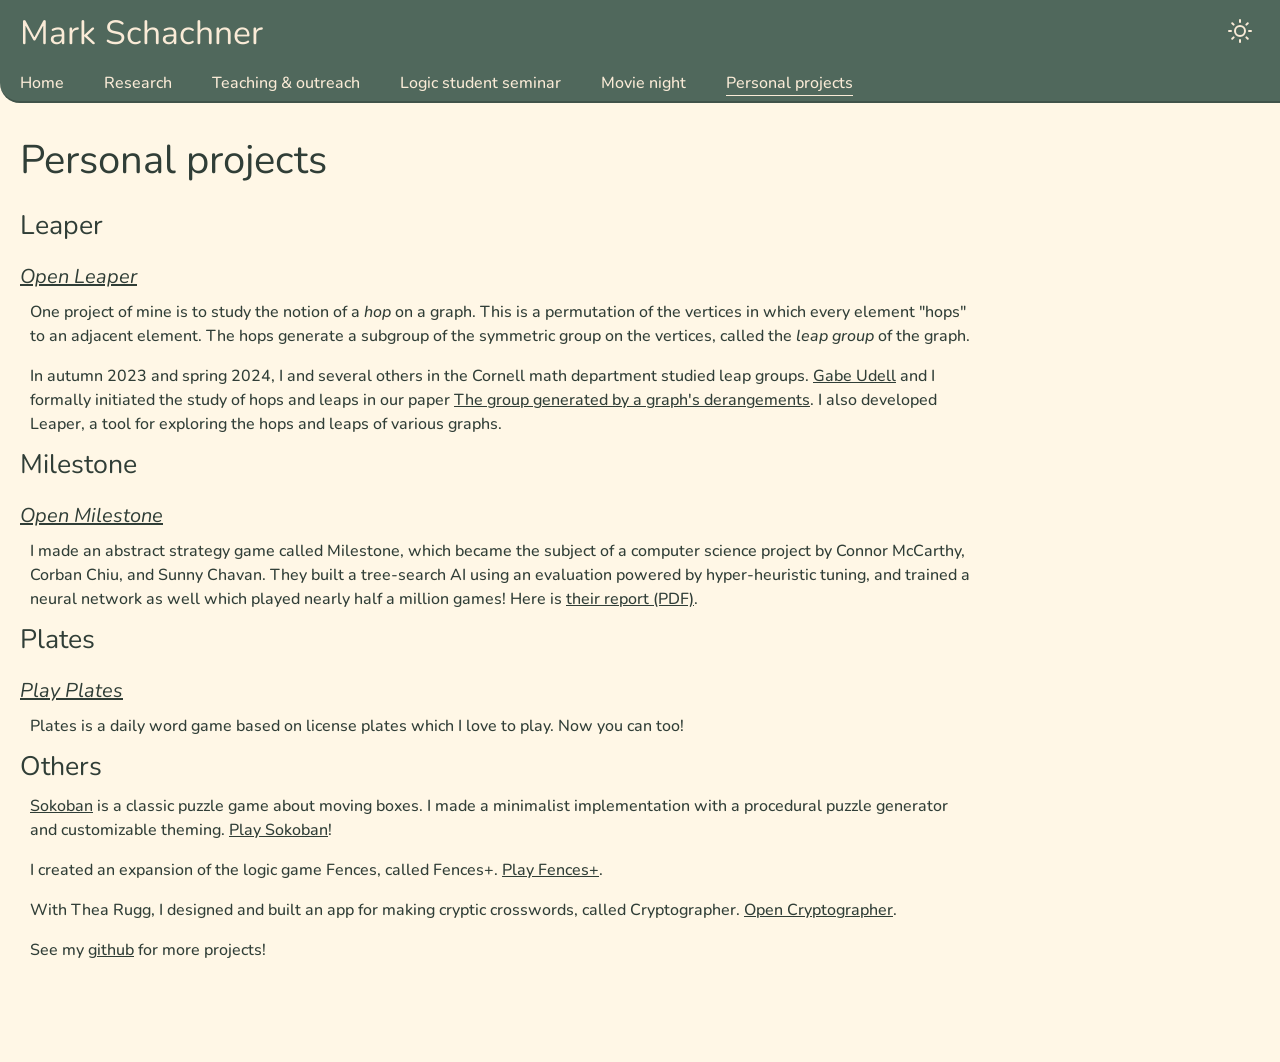
<file: projects.html>
<!doctype html>
<html lang="en">
  <head>
    <!-- Required meta tags -->
    <meta charset="utf-8">
    <meta name="viewport" content="width=device-width, initial-scale=1, shrink-to-fit=no">
    <title>Personal projects | Mark Schachner</title>
    <link rel="canonical" href="https://mark-schachner.com/projects.html" />
    <link rel="stylesheet" href="/assets/css/styles.css">
    <!-- fonts -->
    <link rel="preconnect" href="https://fonts.googleapis.com">
    <link rel="preconnect" href="https://fonts.gstatic.com" crossorigin>
    <link href="https://fonts.googleapis.com/css2?family=Nunito:ital,wght@0,200..1000;1,200..1000&display=swap" rel="stylesheet">
    <!-- favicon -->
    <link rel="apple-touch-icon" sizes="180x180" href="/apple-touch-icon.png">
    <link rel="icon" type="image/png" sizes="32x32" href="/favicon-32x32.png">
    <link rel="icon" type="image/png" sizes="16x16" href="/favicon-16x16.png">
    <link rel="manifest" href="/site.webmanifest">
    <link rel="shortcut icon" href="/favicon.ico">
  </head>
  <body>
    <header id="app-header"></header> <!-- header stored in header.js-->
    <script src="/assets/js/header.js"></script>
    <main id="projects-container">
      <h1>Personal projects</h1>

      <h2>Leaper</h2>
      <h3><a href="https://mark-schachner.com/leaper/">Open Leaper</a></h3>
      <p>One project of mine is to study the notion of a <dfn>hop</dfn> on a graph. This is a permutation of the vertices in which every element "hops" to an adjacent element. The hops generate a subgroup of the symmetric group on the vertices, called the <dfn>leap group</dfn> of the graph.</p>
      <p>In autumn 2023 and spring 2024, I and several others in the Cornell math department studied leap groups. <a href="https://gabeu.github.io/">Gabe Udell</a> and I formally initiated the study of hops and leaps in our paper <a href="https://arxiv.org/abs/2610.18463v1">The group generated by a graph's derangements</a>. I also developed Leaper, a tool for exploring the hops and leaps of various graphs.</p>

      <h2>Milestone</h2>
      <h3><a href="milestone.html">Open Milestone</a></h3>
      <p>I made an abstract strategy game called Milestone, which became the subject of a computer science project by Connor McCarthy, Corban Chiu, and Sunny Chavan. 
      They built a tree-search AI using an evaluation powered by hyper-heuristic tuning, and trained a neural network as well which played nearly half a million games!
      Here is <a href="https://www.connormccarthy.org/milestone-report.pdf">their report (PDF)</a>.</p>

      <h2>Plates</h2>
      <h3><a href="https://platesgame.com/">Play Plates</a></h3>
      <p>Plates is a daily word game based on license plates which I love to play. Now you can too!</p>

      <h2>Others</h2>
      <p><a href="https://en.wikipedia.org/wiki/Sokoban">Sokoban</a> is a classic puzzle game about moving boxes. I made a minimalist implementation with a procedural puzzle generator and customizable theming. <a href="https://mark-schachner.com/sokoban">Play Sokoban</a>!</p>
      <p>I created an expansion of the logic game Fences, called Fences+. <a href="https://mark-schachner.com/fences">Play Fences+</a>.</p>
      <p>With Thea Rugg, I designed and built an app for making cryptic crosswords, called Cryptographer. <a href="https://mark-schachner.com/cryptographer">Open Cryptographer</a>.</p>
      <p>See my <a href="https://www.github.com/mschachner/">github</a> for more projects!</p>
    </main>
  </body>
</html>
</file>
<file: assets/css/styles.css>
/* all pages */

:root {
  /* Dark Mode (Default) */
  --bg-primary: #202020;
  --bg-navbar: #303e37;
  --text-primary: rgb(208, 190, 166);
  --text-header: antiquewhite;
  --text-navbar: antiquewhite;
  --text-accent: burlywood;
  --link-visited: goldenrod;
  --link-active: gold;
  --border-primary: rgba(115, 115, 115, 0.297);
  --font-weight-header: 200;  /* Nunito's lightest weight; 100 was never renderable */
  --font-weight-body: 400;
  /* Measured from the rendered nav by header.js; this is only a fallback. */
  --header-height: 100px;
}

[data-theme="light"] {
  /* Light Mode */
  --bg-primary: hsl(40, 100%, 95%);
  --bg-navbar: hsl(150, 13%, 36%);  /* 5.2:1 against antiquewhite (was 40%: 4.4:1) */
  --text-primary: #303e37;
  --text-header: #303e37;
  --text-navbar: antiquewhite;
  --text-accent: #8b5a2b;
  --link-visited: #9a5508;          /* 5.3:1 (was #b86b12: 3.8:1) */
  --link-active: #8b5a2b;           /* 5.4:1 (was #d4af37: 2.0:1) */
  --border-primary: rgba(0, 0, 0, 0.2);
  --font-weight-header: 400;
  --font-weight-body: 500;
}

* {
  margin: 0;
  padding: 0;
  transition: background-color 0.3s ease, color 0.3s ease;
  font-family: "Nunito", "Verdana", sans-serif;
}

/* Disable transitions when .no-transition class is on html element */
.no-transition * {
  transition: none !important;
}

@media (prefers-reduced-motion: reduce) {
  *, *::before, *::after {
    transition: none !important;
  }
}

/* Exclude SVGs in the theme toggle from the global transition to prevent color flicker */
#theme-toggle svg, #theme-toggle * {
  transition: none;
}

html {
  /* Keep anchor and focus targets from landing under the sticky header */
  scroll-padding-top: calc(var(--header-height) + 1rem);
}

body {
  background-color: var(--bg-primary);
  color: var(--text-primary);
}

main {
  margin-top: 20px;
  margin-bottom: 100px;
  max-width: 100%;
}

main:focus {
  outline: none; /* main is the skip-link target; the ring belongs on the link, not the region */
}

p, li {
  color: var(--text-primary);
  padding-left: 30px;
  padding-right: 30px;
  line-height: 1.5;
  font-weight: var(--font-weight-body);
}

/* Paragraph spacing (replaces the <br><br> breaks) */
main p + p {
  margin-top: 1em;
}

/* Paper titles: keep the previous bold look rather than the browser's italic */
cite {
  font-style: normal;
  font-weight: 700;
}

h1, h2, h3, h4 {
  color: var(--text-header);
  font-weight: var(--font-weight-header);
  padding: 10px 20px;
}

/* h1 is the page title; the site name in the nav is a plain link (.site-name) */
h1 {
  font-size: 2.5rem;
}

h2 {
  font-size: 1.67rem;
}

h3, h4 {
  color: var(--text-accent);
  font-size: 1.25rem;
  font-style: italic;
}

ul, ol {
  line-height: 1.5;
  padding-left: 50px;
  color: var(--text-primary);
}

img {
  border-radius: 1%;
  max-width: 100%;
  height: auto;
}


/* links */

a:link {
  color: var(--text-primary);
}

a:visited {
  color: var(--link-visited);
}

a:hover {
  color: var(--text-header);
}

a:active {
  color: var(--link-active);
}

/* Keyboard focus: currentColor already contrasts with its background everywhere on the site */
a:focus-visible, button:focus-visible, [tabindex]:focus-visible {
  outline: 3px solid currentColor;
  outline-offset: 2px;
}

/* navbar links */
a:link.navbar {
  text-decoration: none;
  color: var(--text-navbar);
}

a:visited.navbar {
  text-decoration: none;
  color: var(--text-navbar);
}

a:hover.navbar {
  text-decoration: none;
  color: var(--text-navbar);
}

a:active.navbar {
  text-decoration: none;
  color: var(--text-navbar);
}


/* skip link */

.skip-link {
  position: absolute;
  top: -100px;
  left: 1rem;
  z-index: 20;
  padding: 0.5rem 1rem;
  background-color: var(--bg-navbar);
  color: var(--text-navbar);
  text-decoration: none;
  border-radius: 0 0 10px 10px;
}

.skip-link:focus {
  top: 0;
}


/* nav */

/* Sticky goes on the header: a sticky element only sticks within its parent,
   and nav's parent (header) would be exactly nav's own height. */
#app-header {
  position: sticky;
  top: 0;
  z-index: 10;
}

nav {
  background-color: var(--bg-navbar);
  border-bottom-left-radius: 20px;
}

.site-name {
  display: inline-block;
  padding: 10px 20px;
  font-size: 2.1rem;
  font-weight: var(--font-weight-header);
}

.nav-top {
  display: flex;
  justify-content: space-between;
  align-items: center;
  padding-right: 20px;
}

#theme-toggle {
  background: none;
  border: none;
  cursor: pointer;
  padding: 8px;
  border-radius: 50%;
  color: var(--text-navbar);
  display: flex;
  align-items: center;
}

nav ul {
  padding-left: 0;
  display: flex;
  flex-wrap: wrap;
  justify-content: left;
  border-bottom: 2px solid var(--border-primary);
  border-bottom-left-radius: 20px;
}

nav ul li {
  padding: 5px 20px;
  display: inline-block;
  box-sizing: border-box;
  border-bottom-left-radius: 20px;
}

/* fancy underlines in navbar. Uses pseudo-elements.
/ See https://stackoverflow.com/questions/30352431/css-transition-not-working-with-underline */


.fancy-underline {
  display: inline-block;
  font-weight: var(--font-weight-body);
  color: var(--text-navbar);
}

.fancy-underline::after {
  content: '';
  width: 0%;
  height: 1px;
  margin: 0 auto;
  display: block;
  background: var(--text-navbar);
  transition: 200ms;
}

.fancy-underline:hover::after,
.fancy-underline[aria-current="page"]::after {
  width: 100%;
  text-align: center;
}


/* Home page */

#home {
  display: flex;
  flex-direction: row-reverse;
  justify-content: flex-end;
}

.img-home {
  margin: 50px 25px auto 25px;
  width: 35%;
}

.p-home {
  max-width: 850px;
}


/* Research page */

#research-container {
  display: flex;
  flex-direction: row-reverse;
  justify-content: flex-end;
}

#img-research {
  align-self: flex-start;
  margin: 25px 25px auto 25px;
  min-width: 300px;
  width: 40%;
}

#research-body {
  max-width: 850px;
}



/* Teaching & outreach page */

#teaching-container {
  max-width: 1000px;
}

#teaching-container p {
  width: 90%;
}

#teaching-container li {
  width: 90%;
}

.img-outreach {
  display: block;
  margin: 25px;
  max-width: calc(100% - 50px);
}

/* Logsem page */

.table-wrap {
  overflow-x: auto;
  margin: 10px 50px;
}

table {
  border: 1px solid;
  border-collapse: collapse;
  border-radius: 1%;
}

caption {
  color: var(--text-header);
  text-align: left;
  padding: 5px 0;
}

th, td {
  color: var(--text-navbar);
  border: 1px solid var(--text-navbar);
  padding: 10px;
  background-color: var(--bg-navbar);
}

/* Movie night page */

.season {
  display: flex;
  flex-wrap: wrap;
}

/* Sticky headings need their own background now that only body paints one */
.season-name {
  position: sticky;
  top: var(--header-height);
  z-index: 80;
  background-color: var(--bg-primary);
}

.theme-name {
  position: sticky;
  top: calc(var(--header-height) + 2rem + 20px); /* one h2 (season name) below the header */
  z-index: 3;
  background-color: var(--bg-primary);
}

#movie-list {
  max-width: 850px;
}

.theme, .unthemed {
  width: 300px;
}

.unthemed-season .unthemed {
  width: 80%;
}

/* No z-index here: it would create a stacking context that caps the tooltips
   below the sticky season headings (z-index 80). */
.movie-chunk-unthemed {
  position: relative;
}

.in-themed {
  padding-top: 50px;
}

.movie {
  position: relative;
  padding-left: 25px;
  text-indent: 1em hanging;
}

.movie-sep {
  color: var(--text-primary);
}

/* Tooltips (built from title attributes by tooltips.js). Default placement is
   below the link; on pointer devices tooltips.js moves it to the right of the
   link when there is room, so it never covers the next movie. */
.tip {
  display: none;
  position: absolute;
  left: 25px;
  top: 100%;
  z-index: 90;
  width: max-content;
  max-width: min(280px, calc(100vw - 2rem));
  padding: 6px 10px;
  border-radius: 8px;
  background-color: var(--bg-navbar);
  color: var(--text-navbar);
  font-size: 0.9rem;
  line-height: 1.4;
  text-indent: 0;
  box-shadow: 0 2px 8px rgba(0, 0, 0, 0.3);
}

.tip[data-open] {
  display: block;
}

/* "hover" vs "long-press" in the instructions, by input type */
.if-touch {
  display: none;
}

@media (hover: none) {
  .if-pointer {
    display: none;
  }

  .if-touch {
    display: inline;
  }

  /* Long-press opens the tooltip; keep the OS from also selecting text or
     showing a link preview */
  .movie a {
    -webkit-user-select: none;
    user-select: none;
    -webkit-touch-callout: none;
  }
}


/* Projects page */

#projects-container {
  max-width: 1000px;
}


/* Milestone page */

#milestone-iframe {
  margin: 25px;
  min-width: 65vw;
  min-height: 90vh;
  max-width: 100%;
}

/* Leaper page */

#img-leaper {
  width:50%;
  padding: 30px;
  border-radius: 10px;
  float:right;
}

/* Responsiveness */


@media only screen and (max-width: 1200px) {
  #research-container p {
    width: 70%;
  }
}

@media only screen and (max-width: 990px) {
  #milestone-iframe {
    margin: 25px;
    min-width: 90vw;
    min-height: 75vh;
    max-width: 100%;
  }
}


@media only screen and (max-width: 870px) {
  #home {
    flex-direction: column;
  }

  #research-container {
    flex-direction: column;
  }

  .img-home {
    width: 65%;
    max-width: 400px;
  }

  #img-research {
    width: 70%;
    min-width: 0;
    max-width: 400px;
    margin: 25px;
  }

  .table-wrap {
    margin: 10px 30px;
  }
}

@media only screen and (max-width: 710px) {
  #milestone-iframe {
    margin: 25px;
    min-width: 90vw;
    min-height: 1100px;
    max-width: 100%;
  }
}

@media only screen and (max-width: 440px) {
  #milestone-iframe {
    margin: 25px;
    min-width: 90vw;
    min-height: 100vh;
    max-width: 100%;
  }
}
</file>
<file: fences/styles.css>
:root {
    --bg: #f6efe3;
    --card: #fdf9f1;
    --card2: #f7f0e2;
    --line: #e3d5bc;
    --ink: #33261a;
    --muted: #8b7461;
    --accent: #b3541e;
    --accent-ink: #fff6ea;
    --clue: #0e6e69;
    --heat-lo: #ecc59a;
    --heat-hi: #c04a12;
    --rare: #9c3a8c;
    --dot: #b5a084;
    --track: #e8dcc6;
    --hover: rgba(179, 84, 30, 0.35);
    --ok: #557c3e;
    --bad: #b23a2c;
    --warn: #a86a12;
    --shadow: 0 1px 2px rgba(70, 45, 20, 0.06), 0 8px 24px -12px rgba(70, 45, 20, 0.25);
  }
  * { box-sizing: border-box; }
  [hidden] { display: none !important; }
  html, body { margin: 0; }
  body {
    background: var(--bg);
    color: var(--ink);
    font: 15px/1.5 -apple-system, BlinkMacSystemFont, "Segoe UI", Roboto, Helvetica, Arial, sans-serif;
    min-height: 100vh;
  }
  .app { max-width: 1180px; margin: 0 auto; padding: 20px clamp(14px, 3vw, 32px) 48px; }

  header {
    display: flex; align-items: center; gap: 20px; flex-wrap: wrap;
    margin-bottom: 18px;
  }
  h1 {
    margin: 0;
    font-family: "Iowan Old Style", "Palatino Linotype", Palatino, Georgia, serif;
    font-size: 30px; font-weight: 600; letter-spacing: 0.01em;
  }
  .modes {
    display: inline-flex; gap: 3px; padding: 4px;
    background: var(--card2); border: 1px solid var(--line); border-radius: 11px;
  }
  .modes button {
    border: none; background: none; padding: 7px 26px; border-radius: 8px;
    font-size: 15px; color: var(--muted); font-weight: 700;
  }
  .modes button:hover { color: var(--ink); }
  .modes button[aria-selected="true"] { background: var(--accent); color: var(--accent-ink); }
  .modes button[aria-selected="true"]:hover { color: var(--accent-ink); }
  .rules-open { margin-left: auto; display: inline-flex; align-items: center; gap: 7px; }
  .rules-open svg { width: 17px; height: 17px; }
  @media (max-width: 460px) {
    header { gap: 12px; }
    .rules-open { margin-left: 0; }
  }

  main { display: grid; grid-template-columns: minmax(0, 1fr) 312px; gap: 18px; align-items: start; }
  @media (max-width: 880px) { main { grid-template-columns: minmax(0, 1fr); } }

  .card {
    background: var(--card);
    border: 1px solid var(--line);
    border-radius: 10px;
    box-shadow: var(--shadow);
  }

  .board-card { padding: clamp(10px, 2vw, 22px); }
  .board {
    display: flex; justify-content: center;
    -webkit-user-select: none; user-select: none;
  }
  .board svg { display: block; width: 100%; height: auto; max-height: 76vh; touch-action: manipulation; }
  .hint { margin: 12px 4px 0; color: var(--muted); font-size: 13px; text-align: center; }

  .panel { display: flex; flex-direction: column; gap: 14px; }
  .panel section.card { padding: 14px 16px 16px; }

  .boardctl { margin-top: 12px; padding-top: 12px; border-top: 1px solid var(--line); }

  /* ---- status card ---- */
  .chip-row { display: flex; align-items: center; justify-content: space-between; gap: 8px; flex-wrap: wrap; }
  .chip {
    display: inline-flex; align-items: center; gap: 8px;
    padding: 4px 11px; border-radius: 999px;
    font-size: 13px; font-weight: 600;
    border: 1px solid var(--line);
    background: var(--card2);
  }
  .chip .pip { width: 8px; height: 8px; border-radius: 50%; background: var(--muted); flex: none; }
  .chip[data-kind="search"] .pip { background: var(--accent); animation: pulse 1.1s ease-in-out infinite; }
  .chip[data-kind="ok"]     { color: var(--ok); }
  .chip[data-kind="ok"] .pip { background: var(--ok); }
  .chip[data-kind="bad"]    { color: var(--bad); }
  .chip[data-kind="bad"] .pip { background: var(--bad); }
  .chip[data-kind="warn"]   { color: var(--warn); }
  .chip[data-kind="warn"] .pip { background: var(--warn); }
  @keyframes pulse { 50% { opacity: 0.25; } }
  @media (prefers-reduced-motion: reduce) { .chip .pip { animation: none !important; } }

  .stats { display: grid; grid-template-columns: 1fr auto; gap: 3px 12px; margin: 12px 0 0; font-size: 13.5px; }
  .stats dt { color: var(--muted); }
  .stats dd { margin: 0; text-align: right; font-variant-numeric: tabular-nums; font-weight: 600; }

  .legend { margin-top: 12px; padding-top: 12px; border-top: 1px solid var(--line); }
  .key {
    display: flex; flex-direction: column; gap: 6px;
    font-size: 12px; color: var(--muted);
  }
  .key .krow { display: flex; align-items: center; gap: 9px; }
  .key .ic { width: 18px; display: flex; align-items: center; justify-content: center; flex: none; }
  .key .sw { width: 18px; height: 4px; border-radius: 2px; }
  .key .dk { width: 10px; height: 10px; border-radius: 50%; }
  .key .dk.in { background: var(--clue); }
  .key .dk.out { border: 2px solid var(--clue); }
  .key .nx { color: var(--bad); font-weight: 700; font-size: 15px; line-height: 1; }
  .legend .bar {
    height: 8px; border-radius: 4px; margin-top: 10px;
    background: linear-gradient(90deg, var(--heat-lo), var(--heat-hi));
    border: 1px solid var(--line);
  }
  .legend .lbl { display: flex; justify-content: space-between; font-size: 11.5px; color: var(--muted); margin-top: 3px; }
  #freqScale.off { visibility: hidden; } /* keeps the card height stable */

  /* ---- controls ---- */
  .btn-row { display: flex; gap: 8px; flex-wrap: wrap; }
  button {
    font: inherit; font-size: 13.5px; font-weight: 600;
    color: var(--ink);
    background: var(--card2);
    border: 1px solid var(--line);
    border-radius: 7px;
    padding: 6px 13px;
    cursor: pointer;
  }
  button:hover { border-color: var(--accent); }
  button:focus-visible { outline: 2px solid var(--accent); outline-offset: 2px; }
  button.primary { background: var(--accent); border-color: var(--accent); color: var(--accent-ink); }
  button.primary:hover { filter: brightness(1.07); }
  button.danger { color: var(--bad); }
  button.toggle[aria-pressed="true"] { border-color: var(--accent); color: var(--accent); }
  button:disabled { opacity: 0.45; cursor: default; }
  button:disabled:hover { border-color: var(--line); filter: none; }
  button.icon { font-size: 14px; line-height: 1.2; padding: 5px 12px; }
  button.history-btn { width: 34px; height: 32px; padding: 0; }
  button.history-btn svg {
    display: block; width: 17px; height: 17px; margin: auto;
    fill: none; stroke: currentColor; stroke-width: 2;
    stroke-linecap: round; stroke-linejoin: round;
  }

  .field-row { display: flex; align-items: center; gap: 8px; flex-wrap: wrap; margin-bottom: 10px; }
  .field-row label { font-size: 13.5px; color: var(--muted); }
  input[type="number"], input[type="text"] {
    font: inherit; font-size: 13.5px; font-variant-numeric: tabular-nums;
    color: var(--ink); background: var(--card2);
    border: 1px solid var(--line); border-radius: 6px;
    width: 64px; padding: 5px 8px;
  }
  input[type="number"]:focus-visible, input[type="text"]:focus-visible { outline: 2px solid var(--accent); outline-offset: 1px; }
  select {
    font: inherit; font-size: 13.5px;
    color: var(--ink); background: var(--card2);
    border: 1px solid var(--line); border-radius: 6px;
    padding: 5px 8px;
  }
  select:focus-visible { outline: 2px solid var(--accent); outline-offset: 1px; }
  .export-box input[type="text"] { width: auto; flex: 1; }

  .radio-row { display: flex; flex-wrap: wrap; gap: 6px 12px; margin-bottom: 10px; font-size: 13.5px; }
  .radio-row label { display: inline-flex; align-items: center; gap: 6px; cursor: pointer; white-space: nowrap; }
  input[type="radio"] { accent-color: var(--accent); }

  .timer { font-size: 17px; font-weight: 700; font-variant-numeric: tabular-nums; }

  .check-col { display: flex; flex-direction: column; gap: 7px; }
  .check-options { display: flex; align-items: center; gap: 14px; flex-wrap: wrap; }
  .check-row {
    display: inline-flex; align-items: center; gap: 7px;
    font-size: 13.5px; cursor: pointer;
  }
  input[type="checkbox"] { accent-color: var(--accent); }

  /* ---- solve helpers: one per line, toggle switch + name + short note ---- */
  .helpers { display: flex; flex-direction: column; gap: 9px; margin-top: 12px; }
  .helpers-title {
    font-size: 11px; font-weight: 700; letter-spacing: 0.05em;
    text-transform: uppercase; color: var(--muted);
  }
  .helper-row {
    display: flex; align-items: center; gap: 9px;
    font-size: 13.5px; cursor: pointer; min-width: 0;
  }
  .helper-row .helper-name { font-weight: 600; flex: none; }
  .helper-row .helper-desc { color: var(--muted); font-size: 12px; }
  .helper-row input[type="checkbox"] {
    appearance: none; -webkit-appearance: none;
    width: 31px; height: 18px; margin: 0; flex: none;
    border: 1px solid var(--line); border-radius: 999px;
    background: var(--card2);
    position: relative; cursor: pointer;
    transition: background 0.15s ease, border-color 0.15s ease;
  }
  .helper-row input[type="checkbox"]::after {
    content: ""; position: absolute; top: 2px; left: 2px;
    width: 12px; height: 12px; border-radius: 50%;
    background: var(--card); border: 1px solid var(--line);
    box-sizing: border-box;
    box-shadow: 0 1px 2px rgba(70, 45, 20, 0.28);
    transition: left 0.15s ease;
  }
  .helper-row input[type="checkbox"]:checked { background: var(--accent); border-color: var(--accent); }
  .helper-row input[type="checkbox"]:checked::after { left: 15px; border-color: var(--accent); }
  .helper-row input[type="checkbox"]:focus-visible { outline: 2px solid var(--accent); outline-offset: 2px; }
  .helper-row input[type="checkbox"]:disabled { opacity: 0.45; cursor: default; }
  .helper-row:has(input:disabled) { cursor: default; }
  .helper-row:has(input:disabled) .helper-name,
  .helper-row:has(input:disabled) .helper-desc { opacity: 0.55; }
  @media (prefers-reduced-motion: reduce) {
    .helper-row input[type="checkbox"], .helper-row input[type="checkbox"]::after { transition: none; }
  }

  .chk-grid {
    display: grid; grid-template-columns: 1fr 56px 56px;
    gap: 8px 0; align-items: center; justify-items: center;
    margin-bottom: 12px;
  }
  .chk-grid .row-h { justify-self: start; font-size: 13.5px; color: var(--muted); }
  .chk-grid .col-h {
    font-size: 11px; font-weight: 700; letter-spacing: 0.05em;
    text-transform: uppercase; color: var(--muted);
  }
  .overlay-btns { margin-bottom: 12px; }

  .times { color: var(--muted); }
  .mini-status {
    margin-top: 9px; font-size: 12.5px; color: var(--muted);
    font-variant-numeric: tabular-nums;
  }
  .mini-status strong { color: var(--ink); }
  .note { margin: 0 0 10px; font-size: 12.5px; color: var(--muted); }

  /* ---- svg ---- */
  .track { stroke: var(--track); stroke-width: 1.6; stroke-linecap: round; }
  .heat  { stroke-linecap: round; pointer-events: none; }
  .cheat { pointer-events: none; }
  .never { stroke: var(--bad); stroke-width: 1.9; stroke-opacity: 0.65; stroke-linecap: round; pointer-events: none; }
  .pct {
    font-size: var(--pct-size, 10px); font-weight: 600; fill: var(--ink);
    paint-order: stroke; stroke: var(--card); stroke-width: calc(var(--pct-size, 10px) * 0.32);
    font-variant-numeric: tabular-nums; pointer-events: none;
  }
  .clue  { stroke: var(--clue); stroke-width: 4.6; stroke-linecap: round; pointer-events: none; }
  .bang {
    font-size: 14px; font-weight: 800; fill: var(--bad);
    paint-order: stroke; stroke: var(--card); stroke-width: 3.5;
    pointer-events: none;
  }
  .dot   { fill: var(--dot); }
  .dot.degree-error { fill: var(--bad); stroke: var(--card); stroke-width: 2.5; }
  .celldot.in  { fill: var(--clue); }
  .celldot.out { fill: none; stroke: var(--clue); stroke-width: 2.6; }
  .pline { stroke: var(--ink); stroke-width: 4.6; stroke-linecap: round; pointer-events: none; }
  .pmark { stroke: var(--muted); stroke-width: 2; stroke-opacity: 0.8; stroke-linecap: round; pointer-events: none; }
  .pdot.in  { fill: var(--ink); pointer-events: none; }
  .pdot.out { fill: none; stroke: var(--ink); stroke-width: 2.4; pointer-events: none; }
  .hintflash {
    stroke: var(--accent); stroke-width: 9; stroke-linecap: round;
    opacity: 0; pointer-events: none;
    animation: hintflash 1.2s ease-out;
  }
  @keyframes hintflash { from { opacity: 0.9; } to { opacity: 0; } }
  .hit   { stroke: transparent; stroke-width: 15; stroke-linecap: butt; cursor: pointer; }
  .hitc  { fill: transparent; cursor: pointer; }
  .playing .hitc { cursor: default; }
  .playing.dotplay .hitc { cursor: pointer; }
  .playing.dotplay .hitc.given { cursor: default; }
  @media (hover: hover) and (pointer: fine) {
    .hit:hover { stroke: var(--hover); }
    .hitc:hover { fill: var(--hover); }
    .playing .hitc:hover { fill: transparent; }
    .playing.dotplay .hitc:hover { fill: var(--hover); }
    .playing.dotplay .hitc.given:hover { fill: transparent; }
  }

  .confetti {
    position: fixed; inset: 0; width: 100%; height: 100%;
    z-index: 30; pointer-events: none;
  }

  .export-overlay {
    position: fixed; inset: 0; z-index: 20;
    display: flex; align-items: center; justify-content: center;
    background: rgba(20, 12, 5, 0.45); padding: 24px;
  }
  .export-box {
    display: flex; flex-direction: column; gap: 10px;
    max-width: min(540px, 92vw);
    background: var(--card); border: 1px solid var(--line); border-radius: 10px;
    box-shadow: var(--shadow); padding: 16px;
  }
  .export-box img {
    max-width: 100%; max-height: 62vh; height: auto; object-fit: contain;
    border: 1px solid var(--line); border-radius: 6px; background: #fdf9f1;
  }

  .win-h {
    margin: 0;
    font-family: "Iowan Old Style", "Palatino Linotype", Palatino, Georgia, serif;
    font-size: 28px; font-weight: 600;
  }

  .tip {
    position: fixed; display: none; pointer-events: none; z-index: 10;
    background: var(--card); color: var(--ink);
    border: 1px solid var(--line); border-radius: 6px;
    padding: 3px 9px; font-size: 12.5px; font-weight: 600;
    font-variant-numeric: tabular-nums;
    box-shadow: var(--shadow);
  }

  /* ---- rules dialog ---- */
  .rules-dialog {
    width: min(760px, calc(100vw - 28px)); max-height: min(820px, calc(100vh - 28px));
    color: var(--ink); background: var(--card); border: 1px solid var(--line);
    border-radius: 16px; box-shadow: 0 24px 70px rgba(51, 38, 26, 0.28);
    padding: 0; overflow: hidden;
  }
  .rules-dialog::backdrop { background: rgba(33, 22, 12, 0.58); backdrop-filter: blur(2px); }
  .confirm-dialog { width: min(430px, calc(100vw - 28px)); }
  .confirm-body { padding: 22px 24px 24px; }
  .confirm-body p { margin: 0; color: var(--muted); }
  .confirm-body .shared-byline { margin-top: 6px; color: var(--ink); font-style: italic; }
  .confirm-body .about-credit { margin-top: 2px; }
  .confirm-body .about-optout { margin-top: 16px; color: var(--muted); }
  .confirm-body .shared-status { margin-top: 12px; font-size: 13px; }
  .shared-status[data-kind="ok"] { color: var(--ok); }
  .shared-status[data-kind="bad"] { color: var(--bad); }
  .confirm-actions { display: flex; justify-content: flex-end; gap: 8px; margin-top: 20px; }
  .rules-shell { max-height: min(820px, calc(100vh - 28px)); overflow: auto; }
  .rules-head {
    position: sticky; top: 0; z-index: 1;
    display: flex; align-items: flex-start; justify-content: space-between; gap: 20px;
    margin: 0;
    padding: 22px 24px 16px; background: rgba(253, 249, 241, 0.96);
    border-bottom: 1px solid var(--line); backdrop-filter: blur(8px);
  }
  .rules-title {
    margin: 0; font-family: "Iowan Old Style", "Palatino Linotype", Palatino, Georgia, serif;
    font-size: clamp(25px, 5vw, 34px); font-weight: 600; line-height: 1.1;
  }
  .rules-close {
    width: 34px; height: 34px; padding: 0; border-radius: 50%; flex: none;
    font-size: 21px; line-height: 1; color: var(--muted);
  }
  .rules-body { padding: 20px 24px 24px; }
  .rules-lede { margin: 0 0 18px; color: var(--muted); font-size: 16px; }
  .rule-grid { display: grid; grid-template-columns: repeat(2, minmax(0, 1fr)); gap: 12px; }
  .rule-card {
    display: grid; grid-template-columns: 132px minmax(0, 1fr); align-items: center; gap: 16px;
    min-height: 142px; padding: 14px; background: var(--card2);
    border: 1px solid var(--line); border-radius: 11px;
  }
  .rule-card.wide { grid-column: 1 / -1; grid-template-columns: 172px minmax(0, 1fr); }
  .rule-art {
    width: 100%; height: auto; display: block; color: var(--ink);
    background: var(--card); border: 1px solid var(--line); border-radius: 8px;
  }
  .rule-card p { margin: 0; color: var(--muted); font-size: 13px; line-height: 1.45; }
  .rules-controls {
    display: flex; align-items: center; gap: 12px; margin-top: 14px; padding: 12px 14px;
    border: 1px dashed var(--line); border-radius: 9px; color: var(--muted); font-size: 13px;
  }
  .rules-cycle { white-space: nowrap; color: var(--ink); font-weight: 700; letter-spacing: 0.03em; }
  .rules-foot { display: flex; justify-content: flex-end; margin-top: 18px; }
  .ga-grid { stroke: var(--line); stroke-width: 2; }
  .ga-fence { fill: none; stroke: var(--ink); stroke-width: 7; stroke-linecap: round; stroke-linejoin: round; }
  .ga-clue { stroke: var(--clue); stroke-width: 9; stroke-linecap: round; }
  .ga-dot { fill: var(--ink); }
  .ga-in { fill: var(--clue); }
  .ga-out { fill: var(--card); stroke: var(--clue); stroke-width: 4; }
  .ga-bad { fill: none; stroke: var(--bad); stroke-width: 3; stroke-linecap: round; }
  @media (max-width: 680px) {
    .rules-head { padding: 18px 18px 14px; }
    .rules-body { padding: 16px 18px 20px; }
    .rule-grid { grid-template-columns: 1fr; }
    .rule-card, .rule-card.wide { grid-column: auto; grid-template-columns: 112px minmax(0, 1fr); }
  }
  @media (max-width: 410px) {
    .rule-card, .rule-card.wide { grid-template-columns: 92px minmax(0, 1fr); gap: 11px; padding: 11px; }
    .rules-controls { align-items: flex-start; flex-direction: column; gap: 4px; }
  }
</file>
<file: leaper/assets/index-CGwohhjD.css>
*,*:before,*:after{transition:color .3s,background .3s;box-sizing:border-box;margin:0}body{--color-primary: #4a90d9;--color-primary-light: hsl(211, 65%, 75%);--color-danger: #e74c3c;--color-success: #27ad60;--color-info: #2980b9;--color-text: #333;--color-text-muted: #5a5a5a;--color-text-faint: #8a8578;--color-tag-text: #3367d6;--color-bg-error: #fdecea;--color-text-error: #c0392b;--color-text-light: #fff;--color-bg-canvas: #f2ffed;--color-bg-canvas-dark: rgba(0,0,0,.15);--color-bg-sidebar: #fdf6e3;--color-bg-sidebar-secondary: #eee7d5;--color-border: #ddd;--color-border-strong: black;--color-rule: rgb(116, 116, 116);--color-bg-surface: #fff;--color-bg-surface-hover: #e8f0fe;--color-bg-overlay: rgba(0,0,0,.5);--color-visited: #a71fa3;--font-sans: "Helvetica", "Helvetica Neue", Arial, sans-serif;--font-mono: "SF Mono", "Fira Code", "Consolas", monospace;--spacing-xs: 4px;--spacing-sm: 8px;--spacing-md: 16px;--spacing-lg: 24px;--radius-sm: 4px;--radius-md: 8px;--radius-lg: 12px;--radius-pill: 15px}body.dark{--color-primary: #5a9fd4;--color-primary-light: hsl(211, 50%, 90%);--color-danger: #e74c3c;--color-success: hsl(145, 63%, 29%);--color-info: #3498db;--color-text: #d4d4d4;--color-text-muted: #9a9a9a;--color-text-faint: #7b8296;--color-tag-text: #9cc4ec;--color-bg-error: #3b2226;--color-text-error: #f1a59b;--color-text-light: #fff;--color-bg-canvas: #1a1f2e;--color-bg-canvas-dark: rgba(255,255,255,.08);--color-bg-sidebar: #1e2433;--color-bg-sidebar-secondary: #272d3d;--color-border: #3a3f4b;--color-border-strong:#ddd;--color-rule: rgb(80,80,80);--color-bg-surface: #232838;--color-bg-surface-hover: #2a3148;--color-bg-overlay: rgba(0,0,0,.7);--color-visited: pink}#root{min-height:100vh}.canvas{background:var(--color-bg-canvas);background-image:url([data-uri]);background-repeat:repeat;flex:1;min-width:0;z-index:2}.canvasPlaceholder{font-family:Gill Sans,Gill Sans MT,Calibri,Trebuchet MS,sans-serif;pointer-events:none;position:absolute;left:50%;top:50%;transform:translate(-50%,-50%);z-index:2;color:var(--color-text-muted)}.backendOffline{background:#fff3cd;color:#856404;padding:var(--spacing-sm) var(--spacing-md);font-size:13px;text-align:center;border-bottom:1px solid #ffc107}.appRoot{width:100vw;height:100vh;display:flex;flex-direction:column;font-family:var(--font-sans)}.mainArea{flex:1;display:flex;overflow:hidden}.canvasColumn{flex:1;min-width:0;display:flex;flex-direction:column;position:relative}.snapshotBanner{padding:var(--spacing-sm) var(--spacing-md);background:#fff3cd;border-bottom:1px solid #ffc107;display:flex;justify-content:space-between;align-items:center;font-size:14px;color:#856404}.snapshotBannerButton{padding:var(--spacing-xs) 12px;background:#ffc107;color:#856404;border:none;border-radius:var(--radius-sm);cursor:pointer;font-weight:700;font-size:13px}.notebookHeader{padding:var(--spacing-sm) var(--spacing-md);display:flex;justify-content:space-between;align-items:center;border-bottom:1px solid var(--color-border)}.notebookHeaderLabel{color:var(--color-text-muted)}.notebookClearButton{background:none;border:none;color:var(--color-text-faint);cursor:pointer;font-size:12px}.notebookScroll{flex:1;overflow-y:auto}.notebookEmpty{padding:var(--spacing-lg) var(--spacing-md);color:var(--color-text-faint);font-size:13px;text-align:center}@keyframes slideDown{0%{opacity:0;transform:translateY(-10px)}to{opacity:1;transform:translateY(0)}}.btn{padding:var(--spacing-xs) var(--spacing-sm);border:2px solid var(--color-border-strong);border-radius:var(--radius-sm);background:var(--color-bg-surface);color:var(--color-text);cursor:pointer;font-weight:400;white-space:nowrap}.btn.active,.btn.active:hover{background:var(--color-primary);color:var(--color-text-light);font-weight:700}.btn:hover{border-bottom:4px solid var(--color-border-strong);transition:border-bottom .1s,border-right .1s}.btn:active{border-bottom:1px solid var(--color-border-strong)}.modal{background:var(--color-bg-sidebar);color:var(--color-text);border:2px solid var(--color-border);border-radius:var(--radius-lg);display:flex;flex-direction:column;overflow:hidden;box-shadow:0 8px 32px #0003}.modal-overlay{position:fixed;inset:0;background:#00000080;display:flex;align-items:center;justify-content:center;z-index:1000}.modal-header{padding:14px 20px;border-bottom:1px solid var(--color-border);background:var(--color-bg-sidebar-secondary);display:flex;justify-content:space-between;align-items:center;border-radius:var(--radius-lg) var(--radius-lg) 0 0}.modal-title{font-weight:700;font-size:20px}.modal-body{flex:1;overflow-y:auto;padding:var(--spacing-md) 20px}.modal-close{background:none;border:none;font-size:18px;cursor:pointer;color:var(--color-text-muted);padding:0 var(--spacing-xs)}@media(max-width:900px){.mainArea{flex-direction:column}.canvasColumn{min-height:0}.sidebar{width:100%!important;height:40vh;border-left:none;border-top:1px solid var(--color-border)}.sidebar-drag-handle{display:none}.menu-bar-hamburger{display:flex;align-items:center;background:none;border:none;font-size:20px;cursor:pointer;padding:var(--spacing-sm);color:var(--color-text)}.menu-bar-file-ops{display:none;position:absolute;top:100%;left:0;background:var(--color-bg-sidebar);border:1px solid var(--color-border);border-radius:0 0 var(--radius-md) var(--radius-md);box-shadow:0 4px 12px #00000026;z-index:100;flex-direction:column;min-width:160px;overflow:hidden;border-radius:10px}.menu-bar-file-ops.menu-open{display:flex}.menu-bar-file-ops .menu-bar-button{text-align:left;border-radius:10}.menu-bar-button{font-size:13px;padding:var(--spacing-xs) var(--spacing-xs)}.menu-bar-file-ops .menu-bar-filename{padding:var(--spacing-sm) var(--spacing-sm);border-bottom:1px solid var(--color-border);font-size:12px;width:auto;margin:0}.toolbar{flex-wrap:wrap;gap:var(--spacing-xs);padding:var(--spacing-xs) var(--spacing-sm)}.draw-hop-bar{flex-wrap:wrap;gap:var(--spacing-xs)}}@media(max-width:480px){.sidebar{position:fixed;inset:0;width:100%!important;height:100%;z-index:500;transform:translate(100%);border-left:none;border-top:none}.sidebar.sidebar-open{transform:translate(0);transition:transform .25s ease-out}.sidebar-button{font-size:18px;display:block}.sidebar-close-button{display:flex}.randomizer{position:fixed;top:90%;left:50%;transform:translate(-50%,-50%);z-index:1000}.modal{width:100vw;height:100vh;max-height:100vh;border-radius:0}.help-body{flex-direction:column}.help-toc{width:100%;flex-shrink:0;max-height:120px;overflow-x:auto;overflow-y:auto;display:flex;flex-direction:row;flex-wrap:wrap;gap:var(--spacing-xs);border-right:none;border-bottom:1px solid var(--color-border)}.help-toc-row{flex-shrink:0}.library-grid{grid-template-columns:repeat(auto-fill,minmax(120px,1fr))}}:focus-visible:not(input):not(select):not(textarea){outline:2px solid var(--color-primary);outline-offset:2px}@media(prefers-reduced-motion:reduce){*,*:before,*:after{transition:none!important;animation:none!important;scroll-behavior:auto!important}}.control-panel{padding:var(--spacing-md);display:flex;flex-direction:column;gap:var(--spacing-sm)}.control-panel-title{color:var(--color-text);margin:0;font-size:14px}.control-panel-row{display:flex;flex-direction:row;align-items:center;flex-wrap:wrap;gap:var(--spacing-sm)}.control-panel-label{color:var(--color-text);font-size:14px}.control-panel-input{width:50px;padding:var(--spacing-xs) var(--spacing-sm);border:1px solid var(--color-border);background:var(--color-bg-surface);color:var(--color-text);border-radius:var(--radius-sm)}.control-panel-elapsed{font-size:13px;color:var(--color-text-muted)}.control-panel-cancel{padding:3px 10px;background:var(--color-danger);color:#fff;border:none;border-radius:var(--radius-sm);cursor:pointer;font-size:12px}.control-panel-error{padding:var(--spacing-sm);background:var(--color-bg-error);border:1px solid var(--color-danger);border-radius:var(--radius-sm);color:var(--color-text-error);line-height:1.35;font-size:13px}.compute-button{padding:6px 14px;background:var(--color-success);color:#fff;border:none;border-radius:var(--radius-sm);cursor:pointer;font-size:14px}.compute-button:disabled{background:#95a5a6;cursor:default}.library-modal{width:640px;height:80vh}.library-header{border-radius:var(--radius-lg) var(--radius-lg) 0 0;background:var(--color-bg-sidebar-secondary);color:var(--color-text);padding:var(--spacing-md) 20px;border-bottom:1px solid var(--color-border);display:flex;justify-content:space-between;align-items:center}.library-title{margin:0}.library-close{background:none;border:none;font-size:20px;cursor:pointer;color:var(--color-text);padding:var(--spacing-xs) var(--spacing-sm)}.library-tabs{display:flex;gap:0px;min-height:48px;overflow-x:auto;padding-top:12px}.library-tab{padding:var(--spacing-sm) 14px;border:none;border-bottom:2px solid transparent;background:none;color:var(--color-text);font-weight:400;font-size:13px;cursor:pointer;white-space:nowrap;transition:color .15s,border-color .15s;min-width:90px}.library-tab.active{background:var(--color-primary);color:var(--color-text-light);font-weight:600;border-radius:var(--radius-lg) var(--radius-lg) 0 0}.library-search-bar{padding:12px 20px;background:var(--color-primary);display:flex;gap:var(--spacing-sm);border-radius:0 0 var(--radius-lg) var(--radius-lg)}.library-search-input{flex:1;padding:var(--spacing-sm) 12px;border:1px solid var(--color-border);border-radius:var(--radius-sm);color:var(--color-text-muted);background:var(--color-bg-surface);font-size:14px}.library-grid-container{overflow-y:auto;padding:12px 20px}.library-empty{color:var(--color-text-muted);text-align:center;padding:var(--spacing-lg)}.library-grid{display:grid;grid-template-columns:1fr 1fr;gap:12px}.graph-card{border:1px solid var(--color-border);background:var(--color-bg-surface);border-radius:6px;padding:12px;cursor:pointer;transition:border-color .15s}.graph-card:hover{border-color:var(--color-primary)}.graph-card-name{font-weight:700;color:var(--color-text);margin-top:var(--spacing-sm)}.graph-card-info{font-size:13px;color:var(--color-text-muted)}.graph-card-tags{margin-top:var(--spacing-xs);display:flex;gap:var(--spacing-xs);flex-wrap:wrap}.graph-card-tag{font-size:11px;background:var(--color-bg-surface-hover);color:var(--color-tag-text);padding:2px 6px;border-radius:3px}.mini-preview{width:100%;height:104px;display:block}.mini-preview-line{stroke:var(--color-text);marker-end:"url(#arrowhead)"}.notebook-entry{padding:10px 14px;border-bottom:1px solid var(--color-border);position:relative}.notebook-entry-dismiss{position:absolute;top:8px;right:8px;background:none;border:none;color:var(--color-text-faint);cursor:pointer;font-size:14px;padding:0 var(--spacing-xs);line-height:1}.entry-header{display:flex;justify-content:space-between;align-items:baseline;margin-bottom:6px;padding-right:20px}.entry-header-title{color:var(--color-text);font-weight:700;font-size:13px}.entry-header-see-graph{background:none;border:none;color:var(--color-primary);cursor:pointer;font-size:11px;margin-left:6px;padding:0;text-decoration:underline}.entry-header-meta{font-size:11px;color:var(--color-text-faint)}.entry-body-unknown{font-size:13px;color:var(--color-text-muted)}.leap-group-body{display:flex;flex-direction:column;gap:var(--spacing-xs)}.leap-group-structure{padding:6px var(--spacing-sm);background:var(--color-bg-surface);border:1px solid var(--color-border);border-radius:var(--radius-sm);font-family:var(--font-mono);font-size:13px;color:var(--color-text)}.leap-group-structure-missing{font-family:var(--font-sans);font-style:italic;color:var(--color-text-faint);border-style:dashed}.leap-group-order{font-size:12px;color:var(--color-text-muted);font-variant-numeric:tabular-nums}.leap-group-order span[title]{cursor:help;border-bottom:1px dotted var(--color-text-faint)}.hops-body{display:flex;flex-direction:column;gap:var(--spacing-xs)}.hops-body-count{font-size:12px;color:var(--color-text-muted)}.hops-body-empty{font-size:13px;color:var(--color-text-muted);font-style:italic}.hops-body-toggle:hover,.hop-item:hover{border-color:var(--color-primary)}.hops-body-toggle{background:none;border:1px solid var(--color-border);border-radius:var(--radius-sm);padding:var(--spacing-xs) var(--spacing-sm);color:var(--color-primary);cursor:pointer;font-size:12px}.hop-item{display:flex;align-items:center;padding:var(--spacing-xs) var(--spacing-sm);background:var(--color-bg-surface);border:1px solid var(--color-border);border-radius:var(--radius-sm);font-family:var(--font-mono);font-size:13px;cursor:default;transition:border-color .15s,background .15s}.hop-item.selected{background:var(--color-bg-surface-hover);border-color:var(--color-primary)}.hop-item-cycle{flex:1}.hop-item-perform{background:none;border:none;color:var(--color-primary);cursor:pointer;font-size:13px;padding:0 var(--spacing-xs)}.hop-item-pin{background:none;border:none;color:var(--color-text-faint);cursor:pointer;font-size:11px;padding:0 var(--spacing-xs)}.working-leap{padding:12px var(--spacing-md);border-bottom:1px solid var(--color-border);background:var(--color-bg-sidebar-secondary)}.working-leap-header{display:flex;justify-content:space-between;align-items:center;margin-bottom:6px}.working-leap-title{font-size:16px;color:var(--color-text-muted)}.working-leap-actions{display:flex;gap:6px}.working-leap-save{background:none;border:1px solid var(--color-primary);color:var(--color-primary);border-radius:var(--radius-sm);padding:2px var(--spacing-sm);cursor:pointer;font-size:11px}.working-leap-reset{background:none;border:1px solid var(--color-border);color:var(--color-text-muted);border-radius:var(--radius-sm);padding:2px var(--spacing-sm);cursor:pointer;font-size:11px}.working-leap-perm{font-family:var(--font-mono);font-size:15px;padding:6px var(--spacing-sm);background:var(--color-bg-surface);border:1px solid var(--color-border);color:var(--color-text);border-radius:var(--radius-sm);margin-bottom:var(--spacing-xs)}.working-leap-count{font-size:12px;color:var(--color-text-muted);margin-top:var(--spacing-xs)}.working-leap-history{margin-left:6px;font-family:var(--font-mono)}.working-leap-empty{font-size:12px;color:var(--color-text-faint);font-style:italic}.saved-leaps{margin-top:var(--spacing-sm)}.saved-leaps-title{font-size:11px;color:var(--color-text-muted);text-transform:uppercase;margin-bottom:var(--spacing-xs)}.saved-leap-item{display:flex;justify-content:space-between;align-items:center;padding:var(--spacing-xs) var(--spacing-sm);background:var(--color-bg-surface);border:1px solid var(--color-border);border-radius:var(--radius-sm);margin-bottom:3px;font-size:12px}.saved-leap-name{cursor:pointer;color:var(--color-primary);flex:1}.saved-leap-cycle{font-family:var(--font-mono);color:var(--color-text-muted);font-size:11px;margin-right:var(--spacing-sm)}.saved-leap-delete{background:none;border:none;color:var(--color-text-faint);cursor:pointer;font-size:12px;padding:0 2px}.hop-palette{padding:var(--spacing-sm) var(--spacing-md);border-bottom:1px solid var(--color-border)}.hop-palette-header{font-size:12px;color:var(--color-text-muted);text-transform:uppercase;margin-bottom:6px}.hop-palette-item{display:flex;align-items:center;gap:6px;padding:var(--spacing-xs) var(--spacing-sm);background:var(--color-bg-surface);border:1px solid var(--color-border);border-radius:var(--radius-sm);margin-bottom:3px;font-size:12px;cursor:default;transition:border-color .15s,background .15s}.hop-palette-item.selected{background:var(--color-bg-surface-hover);border-color:var(--color-primary)}.hop-palette-cycle{font-family:var(--font-mono);flex:1}.hop-palette-source{font-size:10px;color:var(--color-text-faint);font-style:italic}.hop-palette-perform{background:none;border:1px solid var(--color-primary);color:var(--color-primary);border-radius:3px;padding:1px 6px;font-size:10px}.hop-palette-perform.compatible{cursor:pointer}.hop-palette-perform.incompatible{cursor:not-allowed}.hop-palette-remove{background:none;border:none;color:var(--color-text-faint);cursor:pointer;font-size:12px;padding:0 2px}.toast-container{position:absolute;top:0;left:0;right:0;z-index:100;display:flex;flex-direction:column;align-items:center;pointer-events:none}.toast{margin:var(--spacing-sm);padding:var(--spacing-sm) var(--spacing-md);border-radius:6px;font-size:13px;font-weight:500;pointer-events:auto;cursor:pointer;box-shadow:0 2px 8px;animation:slideDown .2s ease-out}.toast-success{background:#d4edda;color:#155724;border:1px solid #c3e6cb}.toast-error{background:#f8d7da;color:#721c24;border:1px solid #f5c6cb}.toast-info{background:#d1ecf1;color:#0c5460;border:1px solid #bee5eb}.randomizer{position:absolute;top:250%;left:10px;padding:10px;border-radius:var(--radius-lg);background:var(--color-bg-sidebar-secondary);border:2px solid var(--color-border-strong);box-shadow:5px 8px 3px #0003}.randomizer-header{border-radius:var(--radius-lg) var(--radius-lg) 0 0;background:var(--color-bg-sidebar-secondary);color:var(--color-text);padding:var(--spacing-xs) 0px;display:flex;justify-content:space-between;align-items:center}.randomizer-buttons{display:flex;align-items:end;justify-content:center;font-size:12px;height:35px}.randomizer-label{color:var(--color-text);font-size:16px}.randomizer-input{font-size:12px;margin:4px}.randomizer-button{width:150px;margin:4px}.menu-bar{padding:0;display:flex;align-items:center;background:var(--color-bg-sidebar);box-shadow:0 5px 5px var(--color-bg-canvas-dark);z-index:3;position:relative}.menu-bar-button{padding:var(--spacing-sm) var(--spacing-sm);border:2px solid transparent;border-radius:0;color:var(--color-text);background:var(--color-bg-sidebar);cursor:pointer}.menu-bar-button:hover{border-bottom:2px solid var(--color-primary);transition:border-bottom .5s;color:var(--color-primary)}.app-tabs{display:flex;align-self:stretch;margin-right:var(--spacing-sm);border-right:1px solid var(--color-border)}.app-tab{padding:var(--spacing-sm) var(--spacing-md);border:none;border-bottom:3px solid transparent;border-top:3px solid transparent;background:transparent;color:var(--color-text-muted);cursor:pointer;font-size:14px}.app-tab:hover{color:var(--color-primary)}.app-tab.active{color:var(--color-primary);border-bottom-color:var(--color-primary);font-weight:700}.menu-bar-filename{width:100px;margin-left:12px;margin-top:10px;color:var(--color-text-muted);font-size:14px;border-right:1px solid var(--color-border)}.menu-bar-left{display:flex;white-space:nowrap}.menu-bar-right{display:flex;flex-direction:row-reverse;align-items:end;width:100%;height:100%}.segment-button{padding:var(--spacing-xs) 10px;min-width:96px;text-align:center;border:2px solid var(--color-border-strong);background:var(--color-bg-surface);color:var(--color-text);cursor:pointer;font-weight:400}.segment-button.active{background:var(--color-primary);border:2px solid var(--color-border-strong);color:#fff;cursor:default;font-weight:700}.segment-button-left{border-radius:var(--radius-sm) 0 0 var(--radius-sm);border-right:none}.segment-button-right{border-radius:0 var(--radius-sm) var(--radius-sm) 0}.theme-button{display:flex;border:2px solid transparent;border-radius:0;color:var(--color-text);background:var(--color-bg-sidebar);cursor:pointer}.theme-button:hover{border-bottom:2px solid var(--color-primary);transition:border-bottom .5s;color:var(--color-primary)}.sidebar-button{display:none}.sidebar-close-button{display:none;position:absolute;left:95%;top:7px}.menu-bar-hamburger{display:none}.menu-bar-file-ops{display:contents}.db-page{flex:1;display:flex;flex-direction:column;overflow:hidden;background:var(--color-bg-canvas)}.db-loading{align-items:center;justify-content:center;color:var(--color-text-muted)}.db-controls{padding:var(--spacing-sm) var(--spacing-md);background:var(--color-bg-sidebar);border-bottom:1px solid var(--color-border)}.db-search-row{display:flex;gap:var(--spacing-sm);align-items:center;flex-wrap:wrap}.db-search-input{flex:1;min-width:220px;padding:var(--spacing-sm) 12px;border:2px solid var(--color-border-strong);border-radius:var(--radius-md);background:var(--color-bg-surface);color:var(--color-text);font-size:14px}.db-search-input:focus{outline:none;border-color:var(--color-primary)}.db-pill{padding:var(--spacing-xs) 12px;border:none;background:transparent;color:var(--color-text);cursor:pointer;font-size:13px;white-space:nowrap}.db-pill.active{background:var(--color-primary);color:var(--color-text-light);font-weight:700}.db-filters-toggle{border:2px solid var(--color-border-strong);border-radius:var(--radius-pill);background:var(--color-bg-surface)}.db-select{padding:var(--spacing-xs) var(--spacing-sm);border:1px solid var(--color-border);border-radius:var(--radius-sm);background:var(--color-bg-surface);color:var(--color-text);font-size:13px;cursor:pointer}.db-group-pills{margin-top:var(--spacing-sm);display:flex;flex-wrap:wrap;gap:6px;align-items:center}.db-group-pill{display:inline-flex;align-items:center;gap:6px;padding:2px 10px;border:1px solid var(--color-border);border-radius:var(--radius-pill);background:var(--color-bg-surface);color:var(--color-text);font-family:var(--font-mono);font-size:12px;cursor:pointer;transition:background .1s,color .1s,opacity .1s}.db-group-pill:hover:not(:disabled){border-color:var(--color-primary);color:var(--color-primary)}.db-group-pill.active{background:var(--color-primary);border-color:var(--color-primary);color:var(--color-text-light);font-weight:700}.db-group-pill.active:hover{color:var(--color-text-light)}.db-group-pill.unavailable{opacity:.35;cursor:default}.db-group-pill-count{font-size:10px;padding:0 5px;border-radius:var(--radius-pill);background:var(--color-bg-canvas-dark)}.db-group-pill.active .db-group-pill-count{background:#ffffff40}.db-filter-panel{margin-top:var(--spacing-sm);padding:var(--spacing-sm);border:1px solid var(--color-border);border-radius:var(--radius-md);background:var(--color-bg-sidebar-secondary);display:flex;flex-direction:column;gap:var(--spacing-sm);animation:slideDown .15s ease-out}.db-filter-group{display:flex;gap:var(--spacing-sm);align-items:center;flex-wrap:wrap}.db-filter-label{font-size:12px;color:var(--color-text-muted);margin-right:2px}.db-tri{display:inline-flex;align-items:center;gap:4px}.db-result-count{margin-top:var(--spacing-sm);font-size:12px;color:var(--color-text-muted)}.db-grid-container{flex:1;overflow-y:auto;padding:var(--spacing-md)}.db-grid{display:grid;grid-template-columns:repeat(auto-fill,minmax(170px,1fr));gap:var(--spacing-md)}.db-card{background:var(--color-bg-surface);border:1px solid var(--color-border);border-radius:var(--radius-md);padding:var(--spacing-sm);cursor:pointer;display:flex;flex-direction:column;align-items:center;gap:4px;transition:transform .08s,box-shadow .08s}.db-card:hover{transform:translateY(-2px);box-shadow:0 4px 12px #0000001f;border-color:var(--color-primary)}.db-card-svg{width:100%;height:90px}.db-svg-edge{stroke:var(--color-text-muted);stroke-width:2}.db-svg-edge.redundant{stroke:var(--color-danger);stroke-dasharray:5 4;opacity:.75}.db-redundant-legend{display:flex;align-items:center;gap:6px;font-size:12px;color:var(--color-text-muted)}.db-redundant-legend-swatch{width:24px;height:8px;flex-shrink:0}.db-svg-node{fill:var(--color-primary)}.db-card-name{font-weight:700;font-size:14px;text-align:center;color:var(--color-text)}.db-card-info{font-size:12px;color:var(--color-text-muted)}.db-card-badges{display:flex;flex-wrap:wrap;gap:4px;justify-content:center}.db-badge{font-size:11px;padding:1px 8px;border-radius:var(--radius-pill);background:var(--color-bg-sidebar-secondary);color:var(--color-text-muted);font-family:var(--font-mono)}.db-badge-group{background:var(--color-primary);color:var(--color-text-light)}.db-badge-nohop{background:var(--color-bg-canvas-dark)}.db-empty{padding:var(--spacing-lg);text-align:center;color:var(--color-text-muted);font-size:14px}.db-show-more{display:block;margin:var(--spacing-md) auto}.db-detail-modal{width:min(480px,92vw);max-height:88vh}.db-detail-body{display:flex;flex-direction:column;gap:var(--spacing-sm)}.db-detail-svg{width:100%;height:160px}.db-detail-aliases{font-size:12px;color:var(--color-text-muted);font-style:italic}.db-detail-table{border-collapse:collapse;width:100%;font-size:13px}.db-detail-table td{padding:5px 8px;border-bottom:1px solid var(--color-border);vertical-align:top}.db-detail-key{color:var(--color-text-muted);white-space:nowrap;width:45%}.db-detail-gap{font-size:11px;color:var(--color-text-muted);margin-top:2px}.db-detail-value{font-family:var(--font-mono);color:var(--color-text);word-break:break-all}@media(max-width:600px){.db-grid{grid-template-columns:repeat(auto-fill,minmax(130px,1fr))}}.sidebar{flex-shrink:0;border-left:1px solid var(--color-border);display:flex;flex-direction:column;background:var(--color-bg-sidebar);box-shadow:0 5px 5px var(--color-bg-canvas-dark);color:#000;position:relative;z-index:3}.sidebar-drag-handle{position:absolute;left:-5px;top:0;bottom:0;width:8px;cursor:col-resize;z-index:10}.sidebar-drag-handle:hover{background-color:var(--color-border);transition:background-color .2s;transition-delay:.1s}.draw-hop-bar{padding:0;display:flex;align-items:center;gap:var(--spacing-sm);font-size:13px}.draw-hop-bar-label{color:var(--color-success);font-weight:700}.draw-hop-bar-status{color:var(--color-text)}.draw-hop-bar-undo{padding:3px 10px;background:var(--color-bg-surface);color:var(--color-text);border:1px solid var(--color-border);border-radius:var(--radius-sm);cursor:pointer;font-size:12px}.draw-hop-bar-verify{padding:3px 10px;background:var(--color-success);color:#fff;border:none;border-radius:var(--radius-sm);cursor:pointer;font-size:12px}.draw-hop-bar-perform{padding:3px 10px;background:var(--color-primary);color:#fff;border:none;border-radius:var(--radius-sm);cursor:pointer;font-size:12px}.draw-hop-bar-cancel{padding:3px 10px;background:var(--color-bg-surface);color:var(--color-text);border:1px solid var(--color-border);border-radius:var(--radius-sm);cursor:pointer;font-size:12px;margin-left:auto}.toolbar{padding:var(--spacing-sm) 12px;display:flex;background:var(--color-bg-canvas);background-image:url([data-uri]);background-repeat:repeat;gap:var(--spacing-sm);align-items:center}.toolbar-spacer{flex:1}.settings-button{display:flex;align-items:end;height:30px;padding-bottom:1px}.settings-icon{font-size:20px;padding:0 5px}.settings-modal{width:380px}.settings-header{padding:14px 20px;border-bottom:1px solid var(--color-border);background:var(--color-bg-sidebar-secondary);display:flex;justify-content:space-between;align-items:center}.settings-title{font-weight:700;font-size:20px}.settings-body{padding:var(--spacing-md) 20px;display:flex;flex-direction:column;gap:18px}.settings-section-title{font-size:14px;color:var(--color-text-muted);letter-spacing:.5px;margin-bottom:var(--spacing-sm)}.settings-layout-buttons{display:flex;align-items:center;height:40px;flex-wrap:wrap;gap:6px}.settings-display-label{display:flex;align-items:center;gap:var(--spacing-sm);font-size:14px;cursor:pointer}.settings-index-options{display:flex;gap:12px}.settings-index-option{display:flex;align-items:flex-start;gap:6px;cursor:pointer;flex:1;padding:var(--spacing-sm) 10px;border-radius:6px;border:1px solid var(--color-border-strong);background:var(--color-bg-surface);transition:border-color .15s,background .15s}.settings-index-option.active{border-color:var(--color-primary);background:var(--color-bg-surface-hover)}.settings-index-radio{margin-top:2px}.settings-index-label{font-size:14px;font-weight:500}.settings-index-desc{font-size:11px;color:var(--color-text-muted);margin-top:2px}.settings-footer{padding:12px 20px;display:flex;justify-content:flex-end}.settings-done{padding:6px 20px;border-radius:var(--radius-sm);border:1px solid var(--color-primary);background:var(--color-primary);color:#fff;cursor:pointer;font-size:13px;font-weight:700}.help-modal{width:min(1200px,90vw);height:80vh}.help-header{background:var(--color-bg-sidebar-secondary);box-shadow:0 5px 5px var(--color-bg-canvas-dark);color:var(--color-text);padding:var(--spacing-md) 20px;border-bottom:1px solid var(--color-border);display:flex;justify-content:space-between;align-items:center;z-index:2}.help-body{display:flex;flex:1;overflow:hidden}.help-toc{width:200px;flex-shrink:0;border-right:1px solid var(--color-border);padding:var(--spacing-sm) 12px;overflow-y:auto;background:var(--color-bg-sidebar);box-shadow:0 5px 5px var(--color-bg-canvas-dark);z-index:3}.help-toc-item,.help-toc-item-active{width:100%;padding:var(--spacing-xs) var(--spacing-sm);text-align:left;font-size:16px;color:var(--color-text-muted);background:none;border:none}.help-toc-item:hover{background:var(--color-bg-sidebar-secondary)}.help-toc-item-active{border-left:3px solid var(--color-primary);transition:border-left .15s;font-weight:700;color:var(--color-primary)}.help-content{flex:1;color:var(--color-text);padding:var(--spacing-sm) 12px;overflow-y:auto;background:var(--color-bg-canvas);background-image:url([data-uri]);background-repeat:repeat}.help-content h3{color:var(--color-primary);padding-top:var(--spacing-md);margin-top:var(--spacing-md);margin-bottom:var(--spacing-sm);margin-left:25px;border-bottom:1px solid var(--color-rule)}.help-content p{line-height:1.5;text-indent:12px;margin:0 50px}.frog-grid{background:#256b9078;border-radius:30px;padding:var(--spacing-sm);font-size:18px;border:4px solid brown;margin:var(--spacing-md) auto}.frog-grid th,.frog-grid td{padding:var(--spacing-xs) var(--spacing-sm);border:1px solid var(--color-border);background:var(--color-bg-canvas);box-shadow:0 5px 5px var(--color-bg-canvas-dark);border-radius:25px}.keyboard-shortcut-table{width:50%;border-collapse:collapse;margin-top:var(--spacing-md);margin-bottom:var(--spacing-md);margin-left:75px;border:1px solid var(--color-border)}.keyboard-shortcut-table th,.keyboard-shortcut-table td{padding:10px;border:1px solid var(--color-border);background:var(--color-bg-sidebar);box-shadow:0 5px 5px var(--color-bg-canvas-dark)}.keyboard-shortcut-table th{background:var(--color-bg-sidebar-secondary)}kbd{font-family:var(--font-mono);font-size:.85em;padding:2px 6px;border:1px solid var(--color-border);border-radius:3px;background:var(--color-bg-surface)}.help-blockquote{border:1px solid var(--color-border);width:80%;border-radius:var(--radius-lg);padding:var(--spacing-sm);margin:25px 75px;background:var(--color-bg-sidebar);box-shadow:0 5px 5px var(--color-bg-canvas-dark)}.help-content pre{margin:0;text-align:center;padding:var(--spacing-sm)}.help-table{font-size:12px}.help-content ul{margin-bottom:var(--spacing-sm);margin-left:50px}.help-content li{margin-bottom:var(--spacing-xs);line-height:1.5}.help-content a{color:var(--color-primary);text-decoration:underline;transition:color .15s,background .15s;cursor:pointer}.help-content a:hover{color:var(--color-primary-light);text-decoration:underline}.help-content a:visited{color:var(--color-visited)}
</file>
<file: portfolio/assets/css/styles.css>
/* Teaching portfolio — Mark Schachner (v2)
   Stripped-down take on the original: same deep green / antique cream /
   gold palette and Fraunces + Nunito type, with the ornament removed —
   one light background, quiet typography, hairline rules. */

:root {
  --bg: hsl(40, 100%, 97%);
  --ink: hsl(152, 13%, 18%);
  --ink-soft: hsl(152, 8%, 32%);
  --green: #303e37;
  --accent: #8b5a2b;
  --gold-deep: goldenrod;          /* decorative rules only (2.2:1 on cream) */
  --gold-ink: #8a6508;             /* gold for text and icons: 5.1:1 on cream */
  --border: rgba(48, 62, 55, 0.16);
  --font-display: "Fraunces", "Georgia", serif;
  --font-body: "Nunito", "Verdana", sans-serif;
}

* {
  margin: 0;
  padding: 0;
  box-sizing: border-box;
}

html {
  scroll-behavior: auto;
}

body {
  background-color: var(--bg);
  color: var(--ink);
  font-family: var(--font-body);
  font-size: 1.02rem;
  line-height: 1.7;
}

h1, h2, h3, h4 {
  font-family: var(--font-display);
  font-weight: 500;
  color: var(--green);
  line-height: 1.2;
}

a {
  color: var(--accent);
  text-decoration-thickness: 1px;
  text-underline-offset: 2px;
}

a:hover {
  color: var(--gold-ink);
}

img {
  display: block;
  max-width: 100%;
  height: auto;
}


/* ============ Accessibility helpers ============ */

/* Consistent, visible keyboard focus ring in every browser */
:focus-visible {
  outline: 2px solid var(--green);
  outline-offset: 3px;
}

/* Sections receive programmatic focus on navigation; no ring needed for that */
main:focus,
main > section:focus {
  outline: none;
}

/* Text for screen readers only (e.g. course names on otherwise ambiguous links) */
.visually-hidden {
  position: absolute;
  width: 1px;
  height: 1px;
  padding: 0;
  margin: -1px;
  overflow: hidden;
  clip: rect(0, 0, 0, 0);
  white-space: nowrap;
  border: 0;
}

/* Skip link: off-screen until focused */
.skip-link {
  position: absolute;
  top: 8px;
  left: 8px;
  z-index: 10;
  padding: 8px 14px;
  background: var(--green);
  color: var(--bg);
  font-weight: 600;
  text-decoration: none;
  transform: translateY(-200%);
}

.skip-link:focus {
  transform: none;
  outline-color: var(--accent);
}


/* ============ Nav ============ */

nav {
  border-bottom: 1px solid var(--border);
}

.nav-inner {
  max-width: 880px;
  margin: 0 auto;
  padding: 18px 24px;
  display: flex;
  align-items: baseline;
  justify-content: space-between;
  gap: 16px;
  flex-wrap: wrap;
}

.nav-name {
  font-family: var(--font-display);
  font-size: 1.1rem;
  color: var(--green);
  text-decoration: none;
}

.nav-links {
  display: flex;
  gap: 22px;
  list-style: none;
  flex-wrap: wrap;
}

.nav-links a {
  color: var(--ink-soft);
  text-decoration: none;
  font-size: 0.92rem;
}

.nav-links a:hover {
  color: var(--gold-ink);
}

.nav-links a[aria-current] {
  color: var(--green);
  padding-bottom: 3px;
  border-bottom: 2px solid var(--gold-deep);
}


/* ============ Layout (tabs) ============ */

main {
  min-height: 62vh;
}

main > section {
  max-width: 880px;
  margin: 0 auto;
  padding: 48px 24px 56px;
}

/* Tabbed view only when JS is running (the .js class is set in <head>);
   without JS, and in print, the sections stack as one document. */
.js main > section:not(.active) {
  display: none;
}

@media print {
  .js main > section:not(.active) {
    display: block;
  }

  .js .hero:not(.active) {
    display: flex;
  }

  nav,
  .skip-link {
    display: none;
  }

  main > section + section {
    break-before: page;
  }
}

h2 {
  font-size: 1.8rem;
  margin-bottom: 8px;
}

h2::after {
  content: '';
  display: block;
  width: 36px;
  height: 2px;
  margin-top: 10px;
  background: var(--gold-deep);
}

h2 + p,
h2 + .section-intro {
  margin-top: 18px;
}

h3 {
  font-size: 1.2rem;
  margin: 36px 0 14px;
}

section > p,
.section-intro {
  max-width: 660px;
  color: var(--ink-soft);
  margin-bottom: 14px;
}


/* ============ Header ============ */

.hero {
  display: flex;
  align-items: flex-start;
  gap: 48px;
}

.hero-text {
  flex: 1.4;
}

.hero h1 {
  font-size: 2.7rem;
  margin-bottom: 6px;
}

.hero-tagline {
  font-size: 1.1rem;
  color: var(--accent);
  font-style: italic;
  margin-bottom: 20px;
}

.hero-blurb {
  max-width: 560px;
  color: var(--ink-soft);
  margin-bottom: 16px;
}

.hero-badges {
  list-style: none;
  display: flex;
  flex-wrap: wrap;
  gap: 10px;
  margin-top: 24px;
}

.badge {
  background: rgba(48, 62, 55, 0.06);
  border: 1px solid var(--border);
  border-radius: 999px;
  padding: 5px 14px;
  font-size: 0.88rem;
  font-weight: 600;
  color: var(--green);
}

.hero-guide {
  max-width: 560px;
  color: var(--ink-soft);
  margin-top: 24px;
}

.hero-photo {
  flex: 1;
  min-width: 280px;
  max-width: 380px;
}

.hero-photo img {
  border: 1px solid var(--border);
  width: 100%;
}


/* ============ Experience entries ============ */

.entries {
  list-style: none;
  max-width: 720px;
}

.entries li {
  display: flex;
  gap: 26px;
  padding: 16px 0;
  border-top: 1px solid var(--border);
}

.entries li:last-child {
  border-bottom: 1px solid var(--border);
}

.entries .when {
  flex: 0 0 140px;
  font-size: 0.88rem;
  color: var(--accent);
  padding-top: 3px;
}

.entries h4 {
  font-size: 1.08rem;
  margin-bottom: 2px;
}

.entries .where {
  font-style: italic;
  color: var(--ink-soft);
  font-size: 0.92rem;
  margin-bottom: 4px;
}

.entries .what p:not(.where) {
  color: var(--ink-soft);
  font-size: 0.97rem;
  max-width: 540px;
}

.plain-list {
  list-style: none;
  max-width: 660px;
}

.plain-list li {
  padding: 3px 0 3px 18px;
  position: relative;
  color: var(--ink-soft);
}

.plain-list li::before {
  content: '·';
  position: absolute;
  left: 2px;
  color: var(--gold-deep);
  font-weight: 900;
}

.plain-list strong {
  color: var(--ink);
}


/* ============ Quotes ============ */

.stat-line {
  color: var(--ink-soft);
  margin-bottom: 6px;
}

.stat-number {
  font-family: var(--font-display);
  font-size: 1.25rem;
  color: var(--green);
}

.featured-quote {
  max-width: 680px;
  margin: 36px 0;
  padding-left: 22px;
  border-left: 2px solid var(--gold-deep);
}

.featured-quote p {
  font-family: var(--font-display);
  font-size: 1.22rem;
  line-height: 1.55;
  color: var(--ink);
}

.featured-quote cite,
.quote-list cite {
  display: block;
  margin-top: 8px;
  font-style: normal;
  font-size: 0.88rem;
  letter-spacing: 0.02em;
  color: var(--ink-soft);
}

.quote-list {
  max-width: 680px;
  display: grid;
  gap: 26px;
  margin: 26px 0;
}

.quote-list blockquote {
  padding-left: 22px;
  border-left: 2px solid var(--border);
}

.quote-list p {
  color: var(--ink-soft);
}

.subhead {
  margin-top: 44px;
}


/* ============ Downloads accordion ============ */

h2 + .downloads-heading {
  margin-top: 26px;
}

.accordion {
  max-width: 720px;
  border: 1px solid var(--border);
}

.accordion details + details {
  border-top: 1px solid var(--border);
}

.accordion summary {
  list-style: none;
  cursor: pointer;
  display: flex;
  align-items: baseline;
  justify-content: space-between;
  gap: 16px;
  padding: 12px 18px;
  font-weight: 600;
  font-size: 0.96rem;
  color: var(--ink);
}

.accordion summary::-webkit-details-marker {
  display: none;
}

/* The +/− marker is decorative (details already exposes expanded state);
   the second declaration uses CSS alt-text syntax to hide it from screen readers
   where supported, and the first keeps the marker in older browsers. */
.accordion summary::after {
  content: '+';
  content: '+' / '';
  font-family: var(--font-display);
  font-size: 1.1rem;
  color: var(--gold-ink);
  line-height: 1;
}

.accordion details[open] summary::after {
  content: '−';
  content: '−' / '';
}

.accordion summary:hover {
  color: var(--accent);
}

.accordion .downloads {
  padding: 0 18px 14px;
}

.downloads {
  list-style: none;
  max-width: 720px;
}

.downloads li {
  padding: 4px 0;
  color: var(--ink-soft);
  font-size: 0.95rem;
}


/* ============ Teaching materials ============ */

.materials-accordion {
  margin-top: 30px;
}

.materials-accordion summary {
  padding: 16px 20px;
}

.materials-accordion summary h3 {
  font-family: var(--font-display);
  font-weight: 500;
  font-size: 1.3rem;
  color: var(--green);
  margin: 0;
}

.accordion-body {
  padding: 2px 20px 22px;
}

.accordion-body .section-intro {
  margin: 12px 0 6px;
}

.accordion-body .material {
  margin: 26px 0 6px;
}

.material-head {
  display: flex;
  flex-wrap: wrap;
  align-items: baseline;
  gap: 4px 8px;
  margin: 0 0 12px;
}

.material .dl {
  font-family: var(--font-body);
  font-size: 0.85rem;
  font-weight: 600;
  white-space: nowrap;
}

.material {
  max-width: 720px;
  margin: 34px 0;
}

.material h4 {
  font-size: 1.08rem;
  margin: 0;
}

.pdf-embed {
  display: block;
  width: 100%;
  height: 600px;
  border: 1px solid var(--border);
  background: #ffffff;
}

.pdf-fallback {
  padding: 18px;
}

.pdf-download {
  margin-top: 8px;
  font-size: 0.92rem;
}


/* ============ Outreach ============ */

.outreach-photo {
  max-width: 720px;
  margin-top: 28px;
}

.outreach-photo img {
  border: 1px solid var(--border);
  width: 100%;
}

.outreach-photo figcaption {
  margin-top: 8px;
  font-size: 0.88rem;
  font-style: italic;
  color: var(--ink-soft);
}


/* ============ Footer ============ */

footer {
  border-top: 1px solid var(--border);
  padding: 48px 24px 56px;
}

footer h2,
footer p {
  max-width: 880px;
  margin-left: auto;
  margin-right: auto;
}

footer p {
  color: var(--ink-soft);
}

footer h2 {
  margin-bottom: 14px;
}

.footnote {
  margin-top: 18px;
  font-size: 0.84rem;
  opacity: 0.85;
}

.footnote + .footnote {
  margin-top: 4px;
}


/* ============ Responsive ============ */

@media only screen and (max-width: 720px) {
  .hero {
    flex-direction: column-reverse;
    gap: 28px;
  }

  .hero h1 {
    font-size: 2.2rem;
  }

  .hero-photo {
    max-width: 100%;
  }

  .entries li {
    flex-direction: column;
    gap: 2px;
  }

  .entries .when {
    flex: none;
    padding-top: 0;
  }

  h2 {
    font-size: 1.55rem;
  }

  .featured-quote p {
    font-size: 1.1rem;
  }
}
</file>
<file: redo/assets/index-z8QWRgdd.css>
:root{--page:#26252b;--border:#34303d;--muted:#7d7689;--dim:#4a4554;--text:#d9d1c3;--accent:#f0c987;--danger:#e0786a;--mono:"Atkinson Hyperlegible Mono", ui-monospace, "SF Mono", Menlo, monospace}*{box-sizing:border-box}html,body{height:100%;color:var(--text);font-family:var(--mono);background:var(--page) url(/redo/textures/asfalt-dark.png);margin:0}.stage{justify-content:center;align-items:center;min-height:100%;padding:24px;display:flex}.frame{border-radius:8px;position:relative;overflow:hidden;box-shadow:0 24px 70px #0000008c}canvas{display:block}.console{border:1px solid var(--border);background:#18161df0;border-radius:8px;align-items:center;gap:10px;padding:8px 12px;font-size:15px;display:flex;position:absolute;bottom:14px;left:14px;right:14px}.console.hidden{display:none}.console-label{color:var(--accent);white-space:nowrap;flex:none;transition:width .12s ease-out;overflow:hidden}.console-label:after{content:" ›";color:var(--muted)}.console-label.waiting{color:var(--muted)}.console-hint{font-size:12px;display:none}body.hints .console-hint{display:inline}.console input{font:inherit;color:var(--text);caret-color:var(--accent);background:0 0;border:none;outline:none;flex:1}.overlay{-webkit-backdrop-filter:blur(6px);backdrop-filter:blur(6px);-webkit-user-select:none;user-select:none;background:#100f1480;flex-direction:column;justify-content:center;align-items:center;gap:22px;display:flex;position:absolute;inset:0}.plate{border:1px solid var(--border);background:#18161df0;border-radius:12px;flex-direction:column;align-items:center;gap:20px;padding:28px 40px 22px;display:flex;box-shadow:0 16px 48px #00000073}.plate .controls td:last-child{color:#aea6b9}.plate h3{color:#9a92a6}.overlay.hidden{display:none}#menu{isolation:isolate;background:0 0;align-items:flex-start;padding-left:7%}#menu:before{content:"";z-index:-1;pointer-events:none;-webkit-backdrop-filter:blur(20px);backdrop-filter:blur(20px);background:linear-gradient(90deg,#1e0e28c7 0%,#1e0e28a8 30%,#1e0e2842 58%,#1e0e2814 100%);position:absolute;inset:0;-webkit-mask-image:linear-gradient(90deg,#000 0% 38%,#0000 70%);mask-image:linear-gradient(90deg,#000 0% 38%,#0000 70%)}#menu .choices button{color:#a8a0b4}#menu .choices button:focus,#menu .choices button:hover,#menu .choices button.open{color:var(--text)}#menu.open{justify-content:flex-start;gap:8px;padding-top:34px}#menu.open .title{margin:0;font-size:12px}#menu.open .choices button:not(.open){opacity:0;pointer-events:none;position:absolute;top:0;left:0}#menu .choices button.open:before{color:var(--accent);transform:rotate(90deg)}.overlay.docked{--muted:#a8a0b4;--dim:#7d7689;padding:var(--dock-top,190px) 0 16px 7%;-webkit-backdrop-filter:none;backdrop-filter:none;pointer-events:none;background:0 0;justify-content:flex-start;align-items:flex-start}.overlay.docked .plate{scrollbar-width:thin;scrollbar-color:var(--dim) transparent;min-height:0;box-shadow:none;pointer-events:auto;background:0 0;border:none;align-items:flex-start;gap:16px;margin:-6px;padding:6px;overflow-y:auto}.overlay.docked h2{display:none}.overlay.docked .plate>:not(.choices,.new-world){margin-left:29.6px}.overlay.hidden.closing{display:flex}.overlay.closing .plate{pointer-events:none}.title{font-family:var(--mono);color:var(--accent);margin:0 0 18px;font-size:20px;line-height:1.15}.choices{flex-direction:column;gap:6px;display:flex}.choices button{font:inherit;text-align:left;color:var(--muted);cursor:pointer;background:0 0;border:none;outline:none;padding:4px 8px;font-size:18px}.choices button:before{content:">";color:#0000;transform-origin:.5ch 54%;flex:none;width:2ch;transition:transform .28s cubic-bezier(.3,0,.2,1) .14s;display:inline-block}.choices button:focus-visible,.choices button:focus,.choices button:hover:not(:disabled){color:var(--text)}.choices button:focus:before{color:var(--accent)}.choices button:disabled{color:var(--dim);cursor:default}h2,h3{color:var(--accent);margin:0;font-weight:400}h2{font-size:20px}h3{color:var(--muted);font-size:15px}.toggles{flex-direction:column;gap:8px;display:flex}.toggles label{cursor:pointer;align-items:center;gap:8px;font-size:15px;display:flex}.toggles label:has(input:focus){color:var(--accent)}.toggles input{accent-color:var(--accent);margin:0}.controls{border-collapse:collapse;font-size:14px}.controls td{padding:3px 10px}.controls td:first-child{text-align:right}.controls td:last-child{color:var(--muted)}kbd{font-family:var(--mono);color:var(--text);background:#ffffff0a;border:1px solid #514b5c;border-radius:4px;padding:0 5px}.new-world{justify-content:space-between;align-items:center;width:30em;margin-bottom:-14px;display:flex}.new-world .field{width:auto}.new-world .field input{width:14em}.seed-status{color:var(--danger);margin:0;font-size:14px}.seed-status:empty{display:none}.world-list{scrollbar-width:thin;scrollbar-color:var(--dim) transparent;width:30em;max-height:46vh;overflow-y:auto}.world-list:empty{display:none}.world-list button{align-items:baseline;width:100%;display:flex}.world-list .name{white-space:nowrap;text-overflow:ellipsis;flex:1;overflow:hidden}.world-list .meta{color:var(--dim);margin-left:12px;font-size:13px}.world-list button:focus .meta,.world-list button:hover .meta{color:var(--muted)}.world-list .delete{text-align:center;color:#0000;width:1.2em;margin-left:8px}.world-list button:hover .delete{color:var(--muted)}.world-list button:hover .delete:hover,.world-list button.armed,.world-list button.armed .meta,.world-list button.armed .delete{color:var(--danger)}.worlds-hint{color:var(--muted);margin:-8px 0 0;font-size:12px;display:none}body.hints .worlds-hint.shown{display:block}.world-name{color:var(--muted);margin:-8px 0 0}.seed{color:var(--muted);align-items:baseline;gap:10px;margin:6px 0 0;font-size:14px;display:flex}.seed[hidden]{display:none}#seed-text{font:inherit;color:var(--text);cursor:pointer;background:0 0;border:none;outline:none;padding:0}#seed-text:hover{color:var(--accent)}.seed-hint{display:none}body.hints .seed-hint{display:inline}.field{width:22em;color:var(--muted);white-space:nowrap;justify-content:space-between;align-items:baseline;gap:12px;display:flex}.field[hidden]{display:none}.field input{width:12em;font:inherit;color:var(--text);border:1px solid var(--border);caret-color:var(--accent);background:#ffffff0a;border-radius:6px;outline:none;padding:4px 8px;font-size:18px}.field input:focus{border-color:var(--accent)}.field input:disabled{color:var(--dim);cursor:default;background:0 0;border-style:dashed}.picker{width:22.5em;color:var(--muted);cursor:default;outline:none;flex-direction:column;gap:6px;display:flex}.picker:focus .picker-label{color:var(--accent)}.picker-options{flex-wrap:wrap;gap:3px;display:flex}.picker-options span{cursor:pointer;border:1px solid #0000;border-radius:5px;justify-content:center;align-items:center;width:1.45em;height:1.45em;font-size:17px;display:flex}.picker-options span:hover{border-color:var(--dim)}.picker-options span[aria-checked=true]{border-color:var(--muted)}.picker:focus .picker-options span[aria-checked=true]{border-color:var(--accent)}.picker-hint{color:var(--muted);margin:-8px 0 0;font-size:12px;display:none}body.hints .picker-hint{display:block}.join-status{min-height:1.2em;color:var(--danger);margin:-8px 0 0;font-size:14px}
</file>
<file: sokoban/styles.css>
/* Theme variables are set by js/themes.js. --organic (0..1) drives how
   blobby everything is; --anim drives movement transitions; --cell is set
   per-board by the renderer. */

:root {
  --bg: #eee9dc;
  --surface: #fbf8f0;
  --player: #5d7a52;
  --box: #c0784e;
  --box-done: #7da06d;
  --goal: #cfc6ad;
  --text: #3c372d;
  --muted: #999076;
  --accent: #5d7a52;
  --organic: 0.8;
  --anim: 120ms;
  --tile-round: calc(var(--cell, 48px) * 0.42 * var(--organic));
  --ui-round: calc(8px + 14px * var(--organic));
  --ease: cubic-bezier(0.25, 0.9, 0.35, 1.15);
  /* hairline + fill tints derived from the text color */
  --line: color-mix(in srgb, var(--text) 10%, transparent);
  --fill: color-mix(in srgb, var(--text) 6%, transparent);
  --fill-hover: color-mix(in srgb, var(--text) 11%, transparent);
  --shadow: 0 24px 60px color-mix(in srgb, var(--text) 22%, transparent);
  /* safe-area insets (notch / home indicator) */
  --sat: env(safe-area-inset-top, 0px);
  --sab: env(safe-area-inset-bottom, 0px);
  --sal: env(safe-area-inset-left, 0px);
  --sar: env(safe-area-inset-right, 0px);
}
html.dark { --shadow: 0 24px 60px rgba(0, 0, 0, 0.45); }

* { box-sizing: border-box; }

html { height: 100%; }

body {
  margin: 0;
  height: 100vh;
  height: 100dvh;
  overflow: hidden;
  overscroll-behavior: none;
  -webkit-tap-highlight-color: transparent;
  background: var(--bg);
  color: var(--text);
  font-family: ui-rounded, "SF Pro Rounded", "Hiragino Maru Gothic ProN",
    Quicksand, Comfortaa, Manjari, system-ui, sans-serif;
  display: flex;
  flex-direction: column;
  transition: background 300ms ease;
  -webkit-font-smoothing: antialiased;
}

button {
  font: inherit;
  color: inherit;
  border: none;
  background: none;
  cursor: pointer;
  padding: 0;
}

/* avoid the 300ms double-tap-zoom delay on controls */
button, select, label { touch-action: manipulation; }

button:focus-visible, input:focus-visible {
  outline: 2px solid var(--accent);
  outline-offset: 2px;
}

kbd {
  font: 600 0.78em ui-monospace, SFMono-Regular, Menlo, monospace;
  background: color-mix(in srgb, var(--text) 8%, transparent);
  border-radius: 5px;
  padding: 1px 5px;
}

/* ---------- icons ---------- */

.ic {
  display: block;
  width: 22px;
  height: 22px;
  flex: none;
}

button.icon {
  width: 40px;
  height: 40px;
  display: inline-flex;
  align-items: center;
  justify-content: center;
  border-radius: 50%;
  color: var(--muted);
  transition: background 120ms ease, color 120ms ease, transform 120ms var(--ease);
}
button.icon:hover:not(:disabled) { background: var(--fill); color: var(--text); }
button.icon:active:not(:disabled) { transform: scale(0.88); }
button.icon:disabled { opacity: 0.3; cursor: default; }
button.icon.active { color: var(--accent); }
button.icon.small { width: 34px; height: 34px; }
button.icon.small .ic { width: 20px; height: 20px; }

/* ---------- top bar ---------- */

.topbar {
  flex: none;
  display: flex;
  align-items: center;
  gap: 18px;
  padding: calc(12px + var(--sat)) calc(20px + var(--sar)) 10px calc(20px + var(--sal));
}

.logo {
  font-size: 22px;
  font-weight: 700;
  margin: 0;
  letter-spacing: -0.02em;
  white-space: nowrap;
}
.logo span { color: var(--accent); }

.puzzle {
  display: flex;
  align-items: center;
  gap: 10px;
  margin-left: auto;
  min-width: 0;
}

/* the three parameter cells share one pill */
.params {
  display: flex;
  align-items: stretch;
  background: var(--surface);
  border-radius: var(--ui-round);
  padding: 3px;
  gap: 2px;
  min-width: 0;
  transition: background 300ms ease;
}

.param {
  display: flex;
  flex-direction: column;
  align-items: flex-start;
  gap: 1px;
  padding: 5px 10px 5px 12px;
  border-radius: calc(var(--ui-round) - 3px);
  min-width: 0;
  text-align: left;
  transition: background 120ms ease;
}
.param:hover, .param[aria-expanded="true"] { background: var(--fill); }
.param:active { background: var(--fill-hover); }
.param-label {
  font-size: 10.5px;
  font-weight: 600;
  letter-spacing: 0.06em;
  text-transform: uppercase;
  color: var(--muted);
  line-height: 1.1;
}
.param-value {
  display: flex;
  align-items: center;
  gap: 2px;
  min-width: 0;
  max-width: 100%;
  font-size: 14px;
  font-weight: 700;
  line-height: 1.2;
  white-space: nowrap;
}
.param-text { overflow: hidden; text-overflow: ellipsis; }
.param-caret { color: var(--muted); display: flex; }
.param-caret .ic { width: 14px; height: 14px; }
.param[aria-expanded="true"] .param-caret { transform: rotate(180deg); }
.param-caret { transition: transform 150ms var(--ease); }

button.primary {
  background: var(--accent);
  color: var(--bg);
  font-weight: 700;
  padding: 0 18px;
  height: 40px;
  border-radius: var(--ui-round);
  transition: transform 120ms var(--ease), filter 120ms ease;
  white-space: nowrap;
}
button.primary:hover { filter: brightness(1.08); }
button.primary:active { transform: scale(0.95); }

.icons { display: flex; gap: 2px; }

/* ---------- picker (popover / bottom sheet) ---------- */

.picker-scrim {
  position: fixed;
  inset: 0;
  z-index: 30;
  background: transparent;
}

.picker {
  position: fixed;
  z-index: 31;
  left: var(--px);
  top: var(--py);
  min-width: var(--pw);
  background: var(--surface);
  border-radius: calc(var(--ui-round) + 4px);
  box-shadow: var(--shadow);
  padding: 6px;
  animation: picker-in 160ms var(--ease);
}
@keyframes picker-in {
  from { opacity: 0; transform: translateY(-6px) scale(0.98); }
}
.picker-head { display: none; }

.picker-opt {
  display: flex;
  align-items: center;
  justify-content: space-between;
  gap: 18px;
  width: 100%;
  padding: 9px 10px 9px 14px;
  border-radius: calc(var(--ui-round) - 2px);
  font-size: 14px;
  font-weight: 600;
  text-align: left;
  transition: background 100ms ease;
}
.picker-opt:hover, .picker-opt:focus-visible { background: var(--fill); outline: none; }
.picker-opt .ic { width: 18px; height: 18px; visibility: hidden; color: var(--accent); }
.picker-opt.selected { color: var(--accent); }
.picker-opt.selected .ic { visibility: visible; }

/* ---------- hud ---------- */

main {
  flex: 1;
  display: flex;
  flex-direction: column;
  align-items: center;
  padding: 2px calc(16px + var(--sar)) 14px calc(16px + var(--sal));
  min-width: 0;
  min-height: 0;
}

.hud {
  flex: none;
  display: grid;
  grid-template-columns: 1fr auto 1fr;
  align-items: center;
  gap: 12px;
  width: min(640px, 100%);
  padding: 5px 12px 5px 8px;
  margin-bottom: 10px;
  background: var(--surface);
  border-radius: 999px;
  transition: background 300ms ease;
}

.hud-left { display: flex; align-items: center; gap: 4px; }
.hud-mid { display: flex; align-items: center; gap: 10px; justify-content: center; }
.hud-right { display: flex; justify-content: flex-end; }

.actions { display: flex; gap: 2px; }

.stat {
  font-variant-numeric: tabular-nums;
  font-size: 15px;
  font-weight: 600;
  white-space: nowrap;
}
#timer.off { color: var(--muted); }
.stat-short { display: none; }
.stat-short b { font-weight: 700; }
.stat-sep { color: var(--muted); margin: 0 4px; font-weight: 500; }

.rating {
  font-size: 11px;
  font-weight: 700;
  text-transform: uppercase;
  letter-spacing: 0.08em;
  color: var(--accent);
  background: color-mix(in srgb, var(--accent) 12%, transparent);
  border-radius: 99px;
  padding: 3px 10px;
}
.rating:empty { display: none; }

/* the bottom bar only receives the action buttons on narrow screens */
.bottombar { display: none; }

/* ---------- board ---------- */

#boardWrap {
  position: relative;
  display: flex;
  align-items: center;
  justify-content: center;
  flex: 1;
  width: 100%;
  /* the board is the swipe surface: no scrolling, selection, or long-press
     callout while gesturing on it */
  touch-action: none;
  user-select: none;
  -webkit-user-select: none;
  -webkit-touch-callout: none;
}

#board {
  position: relative;
  transition: opacity 200ms ease;
}

#board.paused #tiles,
#board.paused #entities { filter: blur(14px); opacity: 0.5; }
#tiles, #entities { transition: filter 250ms ease, opacity 250ms ease; }

#tiles {
  position: absolute;
  inset: 0;
  filter:
    drop-shadow(0 18px 30px color-mix(in srgb, var(--text) 14%, transparent))
    drop-shadow(0 3px 8px color-mix(in srgb, var(--text) 8%, transparent));
}

/* Dark themes: a light drop-shadow reads inverted, so instead the floor is
   recessed into the background — dark inner shadows along the silhouette's
   top and side edges, plus a lit rim under its bottom edge. Each shadow is
   single-edge (negative spread cancels lateral bleed) so adjacent tiles
   join seamlessly. */
html.dark #tiles {
  filter: drop-shadow(0 2px 0 color-mix(in srgb, var(--text) 22%, transparent));
}
html.dark .tile {
  box-shadow:
    var(--in-t, 0 0 0 0 transparent),
    var(--in-l, 0 0 0 0 transparent),
    var(--in-r, 0 0 0 0 transparent),
    var(--in-b, 0 0 0 0 transparent);
}
/* spread = -blur so each shadow stays on its own edge and adjacent tiles
   join without seams */
html.dark .tile.e-t { --in-t: inset 0 calc(var(--cell) * 0.5) calc(var(--cell) * 0.28) calc(var(--cell) * -0.28) rgba(0, 0, 0, 0.55); }
html.dark .tile.e-l { --in-l: inset calc(var(--cell) * 0.34) 0 calc(var(--cell) * 0.22) calc(var(--cell) * -0.22) rgba(0, 0, 0, 0.35); }
html.dark .tile.e-r { --in-r: inset calc(var(--cell) * -0.34) 0 calc(var(--cell) * 0.22) calc(var(--cell) * -0.22) rgba(0, 0, 0, 0.25); }
html.dark .tile.e-b { --in-b: inset 0 calc(var(--cell) * -0.3) calc(var(--cell) * 0.22) calc(var(--cell) * -0.22) color-mix(in srgb, var(--text) 7%, transparent); }

#tiles > *, #entities > * {
  position: absolute;
  width: var(--cell);
  height: var(--cell);
  transform: translate(calc(var(--x) * var(--cell)), calc(var(--y) * var(--cell)));
}

.tile { background: var(--surface); }
.tile.r-tl { border-top-left-radius: var(--tile-round); }
.tile.r-tr { border-top-right-radius: var(--tile-round); }
.tile.r-br { border-bottom-right-radius: var(--tile-round); }
.tile.r-bl { border-bottom-left-radius: var(--tile-round); }

.goal { pointer-events: none; }
.goal::after {
  content: "";
  position: absolute;
  inset: 36%;
  border-radius: 50%;
  background: var(--goal);
  transition: background 300ms ease;
}

.box, .player {
  transition: transform var(--anim) var(--ease);
  will-change: transform;
}
#board.no-anim .box, #board.no-anim .player { transition: none; }
/* rewind: steps are too short for the springy ease; run them linear so the
   motion reads as tape scrubbing backwards */
#board.rewinding .box, #board.rewinding .player { transition-timing-function: linear; }

.box::after {
  content: "";
  position: absolute;
  inset: 11%;
  border-radius: calc(var(--cell) * (0.14 + 0.22 * var(--organic)));
  background: var(--box);
  box-shadow: inset 0 calc(var(--cell) * -0.07) 0 color-mix(in srgb, black 14%, transparent);
  transition: background 180ms ease;
}
.box.done::after { background: var(--box-done); }

.box.bump::after { animation: bump var(--anim) var(--ease); }
@keyframes bump {
  40% { transform: scale(1.06, 0.94); }
  100% { transform: none; }
}

.player::after {
  content: "";
  position: absolute;
  inset: 16%;
  border-radius: calc(50% - 8% * (1 - var(--organic)));
  background: var(--player);
  box-shadow: inset 0 calc(var(--cell) * -0.06) 0 color-mix(in srgb, black 12%, transparent);
}

#board.won .box.done::after { animation: party 600ms var(--ease); }
@keyframes party {
  30% { transform: scale(1.18); }
  55% { transform: scale(0.92); }
  100% { transform: none; }
}

/* ---------- overlay ---------- */

.overlay {
  position: absolute;
  inset: 0;
  display: flex;
  align-items: center;
  justify-content: center;
  z-index: 5;
}
.overlay.hidden { display: none; }

.card {
  background: var(--surface);
  border-radius: calc(var(--ui-round) + 8px);
  box-shadow: 0 24px 60px color-mix(in srgb, var(--text) 22%, transparent);
  padding: 28px 36px;
  text-align: center;
  min-width: 240px;
  animation: card-in 240ms var(--ease);
}
/* dark themes: a text-tinted shadow would glow; cast plain darkness */
html.dark .card { box-shadow: 0 24px 60px rgba(0, 0, 0, 0.45); }
@keyframes card-in {
  from { opacity: 0; transform: translateY(10px) scale(0.96); }
}

.card-title {
  font-size: 22px;
  font-weight: 700;
  margin: 4px 0;
  letter-spacing: -0.02em;
}
.card-sub { color: var(--muted); font-size: 13px; margin: 4px 0 0; }
.card-sub:empty { display: none; }

.stats {
  display: flex;
  gap: 26px;
  justify-content: center;
  margin: 18px 0 6px;
}
.stats .num {
  display: block;
  font-size: 22px;
  font-weight: 700;
  font-variant-numeric: tabular-nums;
}
.stats .lbl { font-size: 11px; color: var(--muted); }

.badges { margin: 10px 0 0; }
.badge {
  display: inline-flex;
  align-items: center;
  gap: 4px;
  font-size: 12px;
  font-weight: 700;
  color: var(--accent);
  background: color-mix(in srgb, var(--accent) 14%, transparent);
  border-radius: 99px;
  padding: 4px 12px;
  margin: 0 3px;
  animation: card-in 400ms var(--ease);
}
.badge .ic { width: 14px; height: 14px; }

.card-actions {
  display: flex;
  gap: 10px;
  justify-content: center;
  margin-top: 20px;
}
.card-actions button {
  padding: 8px 16px;
  border-radius: var(--ui-round);
  background: color-mix(in srgb, var(--text) 7%, transparent);
  font-weight: 600;
  font-size: 14px;
  transition: transform 120ms var(--ease), filter 120ms ease;
}
.card-actions button:hover { filter: brightness(0.96); }
.card-actions button:active { transform: scale(0.95); }
.card-actions button.primary { background: var(--accent); color: var(--bg); }

.spinner { display: flex; gap: 6px; justify-content: center; padding: 6px 0 10px; }
.spinner span {
  width: 10px;
  height: 10px;
  border-radius: 50%;
  background: var(--accent);
  animation: hop 900ms infinite var(--ease);
}
.spinner span:nth-child(2) { animation-delay: 120ms; }
.spinner span:nth-child(3) { animation-delay: 240ms; }
@keyframes hop {
  30% { transform: translateY(-8px); }
  60% { transform: none; }
}

/* ---------- hint ---------- */

.hint {
  color: var(--muted);
  font-size: 12.5px;
  margin: 14px 0 4px;
  text-align: center;
}
.hint .touch-hint { display: none; }

/* ---------- panel ---------- */

.panel-scrim {
  display: none; /* shown on narrow screens, behind the sheet */
  position: fixed;
  inset: 0;
  z-index: 20;
  background: color-mix(in srgb, var(--text) 35%, transparent);
}
.panel-scrim.hidden { display: none; }

.panel {
  position: fixed;
  top: 16px;
  right: 16px;
  bottom: 16px;
  width: min(320px, calc(100vw - 32px));
  background: var(--surface);
  border-radius: calc(var(--ui-round) + 8px);
  box-shadow: var(--shadow);
  z-index: 21;
  overflow-y: auto;
  overscroll-behavior: contain;
  animation: panel-in 220ms var(--ease);
}
.panel.hidden { display: none; }
@keyframes panel-in {
  from { opacity: 0; transform: translateX(24px); }
}

.panel-head {
  display: flex;
  align-items: center;
  justify-content: space-between;
  padding: 18px 20px 6px;
  position: sticky;
  top: 0;
  z-index: 1;
  background: var(--surface);
}
.panel-head h2 {
  margin: 0;
  font-size: 17px;
  letter-spacing: -0.01em;
}

.panel-body { padding: 8px 20px 24px; }
.panel-section {
  font-size: 14px;
  font-weight: 700;
  letter-spacing: -0.01em;
  margin: 26px 0 0;
  padding-bottom: 6px;
  border-bottom: 1px solid color-mix(in srgb, var(--text) 10%, transparent);
}
.panel-section:first-child { margin-top: 6px; }
.panel-sub {
  color: var(--muted);
  font-size: 12.5px;
  text-transform: lowercase;
  margin: 18px 0 8px;
  line-height: 1.5;
}

.preset-grid {
  display: grid;
  grid-template-columns: 1fr 1fr;
  gap: 8px;
}
.preset {
  display: flex;
  align-items: center;
  gap: 9px;
  font-size: 13px;
  font-weight: 600;
  padding: 5px 7px;
  border-radius: var(--ui-round);
  background: color-mix(in srgb, var(--text) 5%, transparent);
  border: 2px solid transparent;
  transition: background 130ms ease, border-color 130ms ease, transform 120ms var(--ease);
}
.preset:hover { background: color-mix(in srgb, var(--text) 10%, transparent); }
.preset:active { transform: scale(0.96); }
.preset.active { border-color: var(--accent); color: var(--accent); }
.swatch {
  flex: none;
  display: flex;
  align-items: center;
  justify-content: center;
  width: 42px;
  height: 30px;
  border-radius: calc(var(--ui-round) * 0.55);
  border: 1px solid color-mix(in srgb, var(--text) 12%, transparent);
}
.swatch-floor {
  display: flex;
  align-items: center;
  gap: 3px;
  padding: 5px 6px;
  border-radius: calc(var(--ui-round) * 0.35);
}
.swatch .dot {
  width: 9px;
  height: 9px;
  border-radius: 50%;
}

.customize { margin-top: 18px; }
.customize summary {
  display: flex;
  align-items: center;
  gap: 7px;
  list-style: none;
  cursor: pointer;
  color: var(--muted);
  font-size: 12.5px;
  -webkit-user-select: none;
  user-select: none;
}
.customize summary::-webkit-details-marker { display: none; }
.customize summary .ic {
  width: 16px;
  height: 16px;
  transform: rotate(-90deg);
  transition: transform 150ms var(--ease);
}
.customize[open] summary .ic { transform: none; }
.customize .color-grid { margin-top: 10px; }

.color-grid {
  display: grid;
  grid-template-columns: 1fr 1fr;
  gap: 6px 14px;
}
.color-row {
  display: flex;
  align-items: center;
  gap: 9px;
  font-size: 13px;
  cursor: pointer;
}
.color-row input[type="color"] {
  width: 30px;
  height: 30px;
  border: none;
  background: none;
  padding: 0;
  cursor: pointer;
}
.color-row input[type="color"]::-webkit-color-swatch-wrapper { padding: 3px; }
.color-row input[type="color"]::-webkit-color-swatch {
  border-radius: 50%;
  border: 1px solid color-mix(in srgb, var(--text) 15%, transparent);
}

.slider-row {
  display: flex;
  flex-direction: column;
  gap: 4px;
  font-size: 13px;
  color: var(--muted);
  margin-top: 16px;
}
.slider-row input { accent-color: var(--accent); }

.check-row {
  display: flex;
  align-items: center;
  gap: 9px;
  font-size: 13px;
  margin-top: 16px;
  cursor: pointer;
}
.check-row input {
  width: 16px;
  height: 16px;
  margin: 0;
  accent-color: var(--accent);
  cursor: pointer;
}

.share-row { display: flex; gap: 8px; }
.share-row input {
  flex: 1;
  min-width: 0;
  font: 500 12px ui-monospace, SFMono-Regular, Menlo, monospace;
  color: var(--text);
  background: color-mix(in srgb, var(--text) 5%, transparent);
  border: 1px solid color-mix(in srgb, var(--text) 12%, transparent);
  border-radius: var(--ui-round);
  padding: 8px 12px;
}
.share-row input::placeholder { color: var(--muted); }
.share-row input:focus-visible { outline: 2px solid var(--accent); outline-offset: 1px; }
.share-row button {
  font-size: 13px;
  font-weight: 600;
  padding: 8px 14px;
  border-radius: var(--ui-round);
  background: color-mix(in srgb, var(--text) 7%, transparent);
  transition: background 130ms ease, transform 120ms var(--ease);
}
.share-row button:hover:not(:disabled) { background: color-mix(in srgb, var(--text) 12%, transparent); }
.share-row button:active:not(:disabled) { transform: scale(0.95); }
.share-row button:disabled { opacity: 0.4; cursor: default; }
.share-status { margin-top: 8px; }
.share-status:empty { display: none; }

.score-row {
  padding: 10px 12px;
  border-radius: var(--ui-round);
  margin-bottom: 6px;
  background: color-mix(in srgb, var(--text) 4%, transparent);
}
.score-row.current {
  background: color-mix(in srgb, var(--accent) 10%, transparent);
}
.score-cat { font-size: 13px; font-weight: 700; }
.score-vals {
  display: flex;
  gap: 16px;
  align-items: center;
  font-size: 13px;
  color: var(--muted);
  font-variant-numeric: tabular-nums;
  margin-top: 3px;
}
.score-vals span { display: inline-flex; align-items: center; gap: 4px; }
.score-vals .ic { width: 15px; height: 15px; }

button.danger {
  margin-top: 14px;
  font-size: 13px;
  color: #b4524b;
  padding: 8px 12px;
  border-radius: var(--ui-round);
}
button.danger:hover { background: color-mix(in srgb, #b4524b 10%, transparent); }

.key-list { display: flex; flex-direction: column; gap: 8px; }
.key-list div {
  display: flex;
  justify-content: space-between;
  align-items: center;
  font-size: 13px;
}
.key-list span { color: var(--muted); }

.key-list .key-ic {
  display: inline-flex;
  gap: 4px;
  color: var(--muted);
  flex: none;
}
.key-list .key-ic .ic { width: 20px; height: 20px; }
.key-list div:has(.key-ic) { justify-content: flex-start; gap: 12px; }

/* ---------- narrow screens ---------- */

@media (max-width: 640px) {
  /* row one: logo + icons; row two: the puzzle pill and "new" */
  .topbar {
    flex-wrap: wrap;
    gap: 8px 0;
    padding: calc(8px + var(--sat)) calc(12px + var(--sar)) 8px calc(16px + var(--sal));
  }
  .logo { font-size: 20px; }
  .icons { margin-left: auto; order: 2; }
  .puzzle {
    order: 3;
    flex-basis: 100%;
    margin-left: 0;
    gap: 8px;
  }
  .params { flex: 1; }
  /* cells size to their content and share the slack equally */
  .param { flex: 1 1 auto; padding: 6px 6px 6px 10px; }
  .param-value { font-size: 14.5px; }
  button.primary { height: 46px; padding: 0 16px; font-size: 15px; }

  main { padding: 2px 12px 0; }

  /* one row: timer · moves/optimal · rating */
  .hud {
    grid-template-columns: auto 1fr;
    gap: 6px;
    padding: 4px 12px 4px 4px;
    margin-bottom: 8px;
    border-radius: 999px;
  }
  .hud-mid { justify-content: flex-end; gap: 8px; }
  .hud-right { display: none; }
  .stat-long { display: none; }
  .stat-short { display: inline; }
  .rating { font-size: 10px; padding: 3px 8px; }

  .hint { margin: 8px 0 6px; font-size: 12px; }

  /* thumb-reachable action bar */
  .bottombar {
    display: flex;
    justify-content: center;
    width: 100%;
    padding: 0 0 calc(10px + var(--sab));
  }
  .bottombar .actions {
    display: flex;
    justify-content: space-around;
    width: min(360px, 100%);
    background: var(--surface);
    border-radius: 999px;
    padding: 4px 10px;
    transition: background 300ms ease;
  }
  .bottombar button.icon { width: 52px; height: 48px; border-radius: 999px; }
  .bottombar .ic { width: 24px; height: 24px; }

  /* pickers dock to the bottom edge as a sheet */
  .picker-scrim { background: color-mix(in srgb, var(--text) 35%, transparent); }
  .picker {
    left: 0;
    right: 0;
    top: auto;
    bottom: 0;
    min-width: 0;
    border-radius: calc(var(--ui-round) + 10px) calc(var(--ui-round) + 10px) 0 0;
    padding: 8px 12px calc(14px + var(--sab));
    animation: sheet-in 220ms var(--ease);
  }
  .picker-head {
    display: flex;
    flex-direction: column;
    align-items: center;
    gap: 10px;
    padding: 4px 0 8px;
  }
  .picker-head::before {
    content: "";
    width: 36px;
    height: 4px;
    border-radius: 2px;
    background: var(--line);
  }
  .picker-title {
    font-size: 13px;
    font-weight: 700;
    color: var(--muted);
    letter-spacing: 0.04em;
  }
  .picker-opt { padding: 13px 14px 13px 16px; font-size: 16px; }

  /* the side panel becomes a bottom sheet */
  .panel-scrim { display: block; }
  .panel {
    top: auto;
    right: 0;
    bottom: 0;
    left: 0;
    width: auto;
    max-height: min(86vh, 86dvh);
    border-radius: calc(var(--ui-round) + 10px) calc(var(--ui-round) + 10px) 0 0;
    animation: sheet-in 240ms var(--ease);
    padding-bottom: var(--sab);
  }
  .panel-head { padding: 14px 20px 6px; }
  .panel-head::before {
    content: "";
    position: absolute;
    top: 6px;
    left: 50%;
    width: 36px;
    height: 4px;
    margin-left: -18px;
    border-radius: 2px;
    background: var(--line);
  }
}

@keyframes sheet-in {
  from { opacity: 0; transform: translateY(24px); }
}

/* ---------- touch / small-screen target sizing ---------- */

@media (pointer: coarse), (max-width: 640px) {
  /* ≥44px targets throughout */
  button.icon { width: 44px; height: 44px; }
  button.icon.small { width: 44px; height: 44px; }
  button.icon.small .ic { width: 22px; height: 22px; }
  .card-actions button { padding: 12px 20px; }
  .preset { padding: 8px 9px; font-size: 14px; }
  .color-row { min-height: 44px; }
  .check-row { min-height: 44px; }
  .check-row input { width: 20px; height: 20px; }
  /* ≥16px input font also stops iOS focus-zoom */
  .share-row input { font-size: 16px; padding: 11px 12px; }
  .share-row button { padding: 11px 14px; font-size: 14px; }
  .customize summary { min-height: 44px; }
  .color-row input[type="color"] { width: 38px; height: 38px; }
  .slider-row input { height: 44px; }
  button.danger { padding: 12px 14px; }
}

/* ---------- touch devices ---------- */

@media (pointer: coarse) {
  .hint .key-hint { display: none; }
  .hint .touch-hint { display: inline; }
  /* keyboard shortcut chips mean nothing on touch */
  .card kbd { display: none; }
}
</file>
